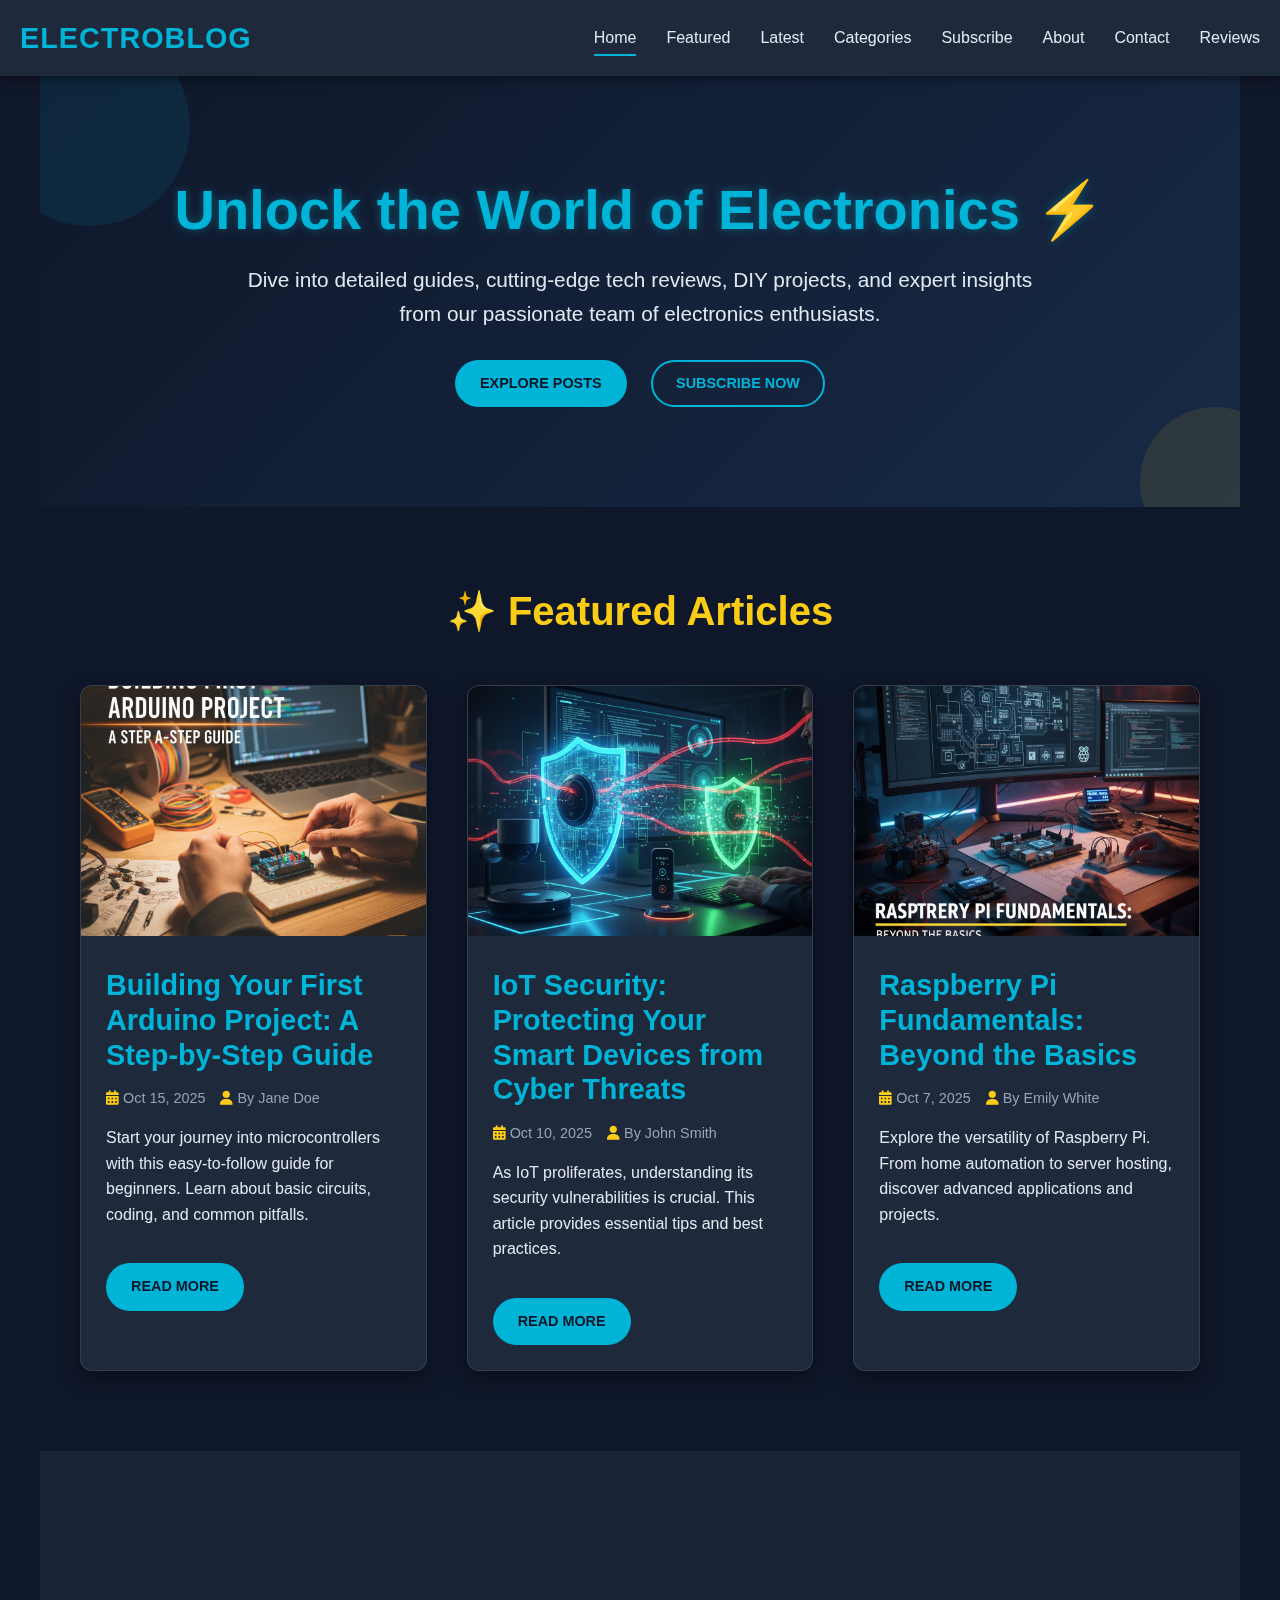
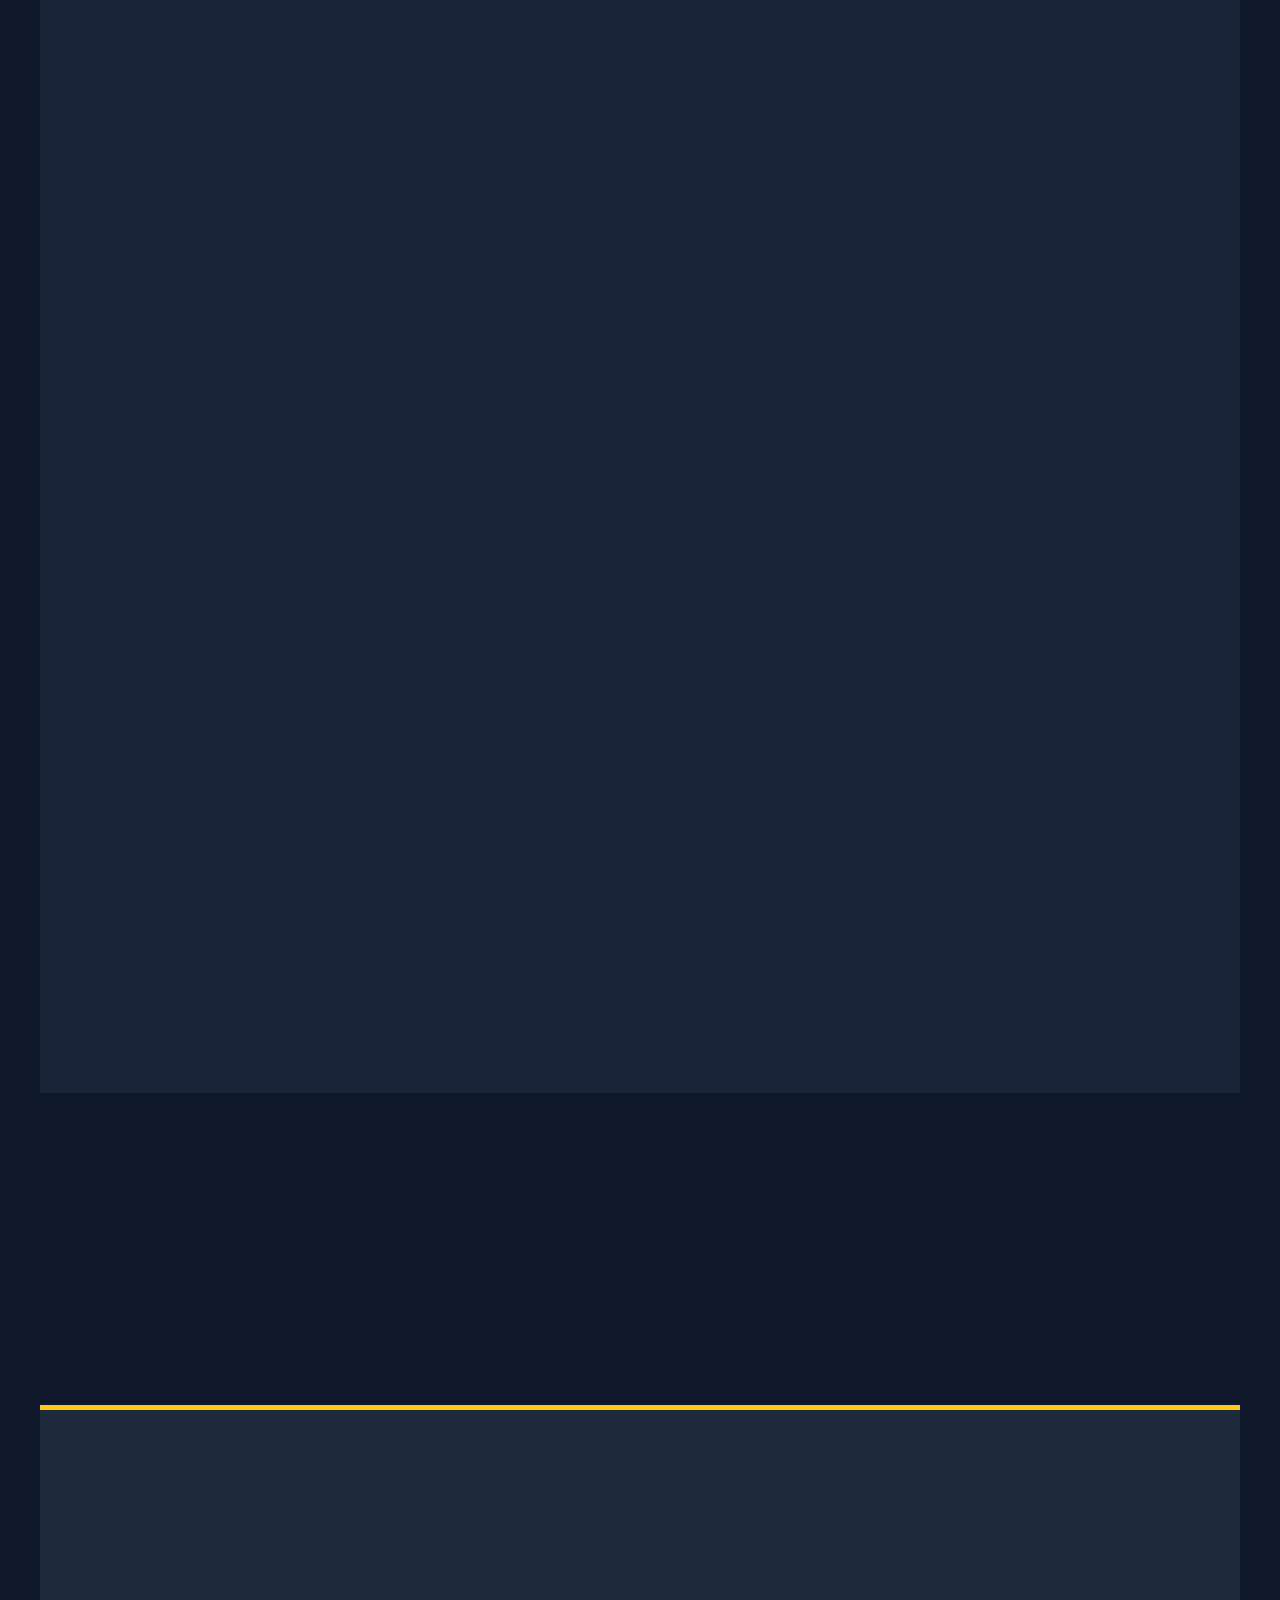
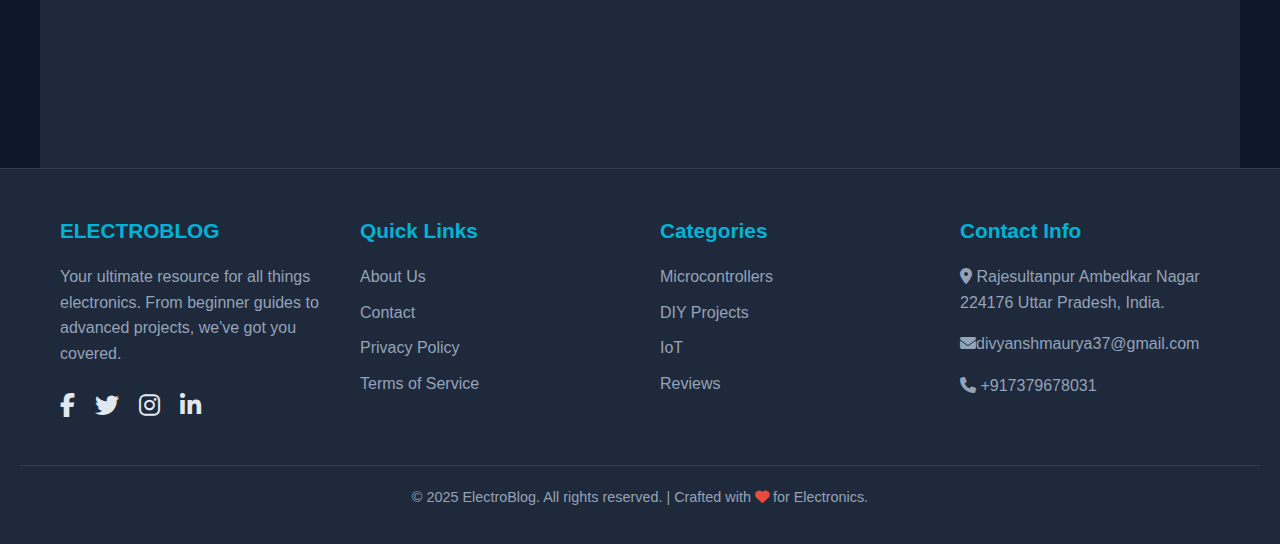
<file: index.html>
<!DOCTYPE html>
<html lang="en">

<head>
    <meta charset="UTF-8">
    <meta name="viewport" content="width=device-width, initial-scale=1.0">
    <title>ElectroBlog - Your Source for Electronics Insights</title>
    <link rel="stylesheet" href="style.css">
    <link rel="stylesheet" href="https://cdnjs.cloudflare.com/ajax/libs/font-awesome/6.4.0/css/all.min.css">
    <link href="https://unpkg.com/aos@2.3.1/dist/aos.css" rel="stylesheet">
    <style>
        /* --- Root Variables for Theme Consistency --- */
        :root {
            --primary-blue: #00b4d8;
            /* Accent blue for links, highlights */
            --dark-bg: #0f172a;
            /* Main background */
            --card-bg: #1e293b;
            /* Card and section backgrounds */
            --light-text: #e2e8f0;
            /* Main body text color */
            --secondary-text: #94a3b8;
            /* Lighter text for meta, descriptions */
            --accent-yellow: #facc15;
            /* Secondary accent for headings */
            --hover-darken: #0077b6;
            /* Darker blue for hover states */
            --border-color: rgba(255, 255, 255, 0.1);
            /* Subtle borders */
        }

        /* --- Global & Base Styles --- */
        * {
            box-sizing: border-box;
            margin: 0;
            padding: 0;
            font-family: 'Segoe UI', sans-serif;
            scroll-behavior: smooth;
        }

        body {
            background-color: var(--dark-bg);
            color: var(--light-text);
            overflow-x: hidden;
            line-height: 1.6;
        }

        a {
            text-decoration: none;
            color: var(--primary-blue);
            transition: color 0.3s ease;
        }

        a:hover {
            color: var(--hover-darken);
        }

        h1,
        h2,
        h3,
        h4,
        h5,
        h6 {
            color: var(--light-text);
            margin-bottom: 0.8em;
            line-height: 1.2;
        }

        p {
            margin-bottom: 1em;
            color: var(--secondary-text);
        }

        section {
            padding: 60px 20px;
            max-width: 1200px;
            margin: 0 auto;
        }

        /* --- Utility Classes --- */
        .container {
            max-width: 1200px;
            margin: 0 auto;
            padding: 0 20px;
        }

        .text-center {
            text-align: center;
        }

        .btn {
            display: inline-block;
            padding: 12px 25px;
            background-color: var(--primary-blue);
            color: var(--dark-bg);
            border: none;
            border-radius: 30px;
            font-weight: bold;
            cursor: pointer;
            transition: background-color 0.3s ease, transform 0.3s ease;
            text-transform: uppercase;
            font-size: 0.9em;
        }

        .btn:hover {
            background-color: var(--hover-darken);
            color: #fff;
            transform: translateY(-2px);
        }

        .btn-outline {
            background: transparent;
            border: 2px solid var(--primary-blue);
            color: var(--primary-blue);
            padding: 10px 23px;
        }

        .btn-outline:hover {
            background-color: var(--primary-blue);
            color: var(--dark-bg);
        }

        /* --- Navbar --- */
        .navbar {
            background-color: var(--card-bg);
            padding: 15px 20px;
            display: flex;
            justify-content: space-between;
            align-items: center;
            box-shadow: 0 2px 10px rgba(0, 0, 0, 0.5);
            position: sticky;
            top: 0;
            z-index: 1000;
        }

        .navbar-brand {
            font-size: 1.8rem;
            font-weight: bold;
            color: var(--primary-blue);
            text-transform: uppercase;
            letter-spacing: 1px;
        }

        .navbar-menu {
            display: flex;
            list-style: none;
            gap: 30px;
        }

        .navbar-menu-item a {
            color: var(--light-text);
            font-weight: 500;
            padding: 5px 0;
            position: relative;
        }

        .navbar-menu-item a::after {
            content: '';
            position: absolute;
            left: 0;
            bottom: -5px;
            width: 0;
            height: 2px;
            background-color: var(--primary-blue);
            transition: width 0.3s ease;
        }

        .navbar-menu-item a:hover::after,
        .navbar-menu-item a.active::after {
            width: 100%;
        }

        /* Mobile Hamburger Icon */
        .hamburger-menu {
            display: none;
            flex-direction: column;
            cursor: pointer;
            gap: 5px;
        }

        .hamburger-menu .bar {
            width: 25px;
            height: 3px;
            background-color: var(--light-text);
            transition: all 0.3s ease-in-out;
        }

        /* Hamburger animation */
        .hamburger-menu.active .bar:nth-child(2) {
            opacity: 0;
        }

        .hamburger-menu.active .bar:nth-child(1) {
            transform: translateY(8px) rotate(45deg);
        }

        .hamburger-menu.active .bar:nth-child(3) {
            transform: translateY(-8px) rotate(-45deg);
        }

        /* --- Hero Section --- */
        .hero {
            background: linear-gradient(135deg, var(--dark-bg) 0%, #172a45 100%);
            color: var(--light-text);
            text-align: center;
            padding: 100px 20px;
            position: relative;
            overflow: hidden;
        }

        .hero::before {
            content: '';
            position: absolute;
            top: -50px;
            left: -50px;
            width: 200px;
            height: 200px;
            background-color: var(--primary-blue);
            opacity: 0.1;
            border-radius: 50%;
            animation: float-blob 10s infinite ease-in-out;
        }

        .hero::after {
            content: '';
            position: absolute;
            bottom: -50px;
            right: -50px;
            width: 150px;
            height: 150px;
            background-color: var(--accent-yellow);
            opacity: 0.1;
            border-radius: 50%;
            animation: float-blob 12s infinite reverse ease-in-out;
        }

        @keyframes float-blob {

            0%,
            100% {
                transform: translateY(0) translateX(0);
            }

            25% {
                transform: translateY(-15px) translateX(15px);
            }

            50% {
                transform: translateY(15px) translateX(-15px);
            }

            75% {
                transform: translateY(-15px) translateX(-15px);
            }
        }

        .hero h1 {
            font-size: 3.5rem;
            margin-bottom: 20px;
            color: var(--primary-blue);
            text-shadow: 0 0 10px rgba(0, 180, 216, 0.4);
        }

        .hero p {
            font-size: 1.3rem;
            max-width: 800px;
            margin: 0 auto 30px auto;
            color: var(--light-text);
        }

        .hero .btn {
            margin: 0 10px;
        }

        /* --- Featured Posts --- */
        .featured-posts {
            background-color: var(--dark-bg);
            padding: 80px 20px;
        }

        .featured-posts h2 {
            font-size: 2.5rem;
            text-align: center;
            margin-bottom: 50px;
            color: var(--accent-yellow);
        }

        .featured-grid {
            display: grid;
            grid-template-columns: repeat(auto-fit, minmax(300px, 1fr));
            gap: 40px;
        }

        .featured-card {
            background-color: var(--card-bg);
            border-radius: 12px;
            overflow: hidden;
            box-shadow: 0 8px 20px rgba(0, 0, 0, 0.4);
            transition: transform 0.3s ease, box-shadow 0.3s ease;
            border: 1px solid var(--border-color);
        }

        .featured-card:hover {
            transform: translateY(-10px);
            box-shadow: 0 15px 30px rgba(0, 0, 0, 0.6);
        }

        .featured-card img {
            width: 100%;
            height: 250px;
            object-fit: cover;
            transition: transform 0.5s ease;
        }

        .featured-card:hover img {
            transform: scale(1.05);
        }

        .featured-content {
            padding: 25px;
        }

        .featured-content h3 {
            font-size: 1.8rem;
            margin-bottom: 15px;
            color: var(--primary-blue);
        }

        .featured-content .post-meta {
            font-size: 0.9em;
            color: var(--secondary-text);
            margin-bottom: 15px;
            display: flex;
            align-items: center;
            gap: 15px;
        }

        .featured-content .post-meta i {
            color: var(--accent-yellow);
        }

        .featured-content p {
            font-size: 1em;
            color: var(--light-text);
        }

        .featured-content .btn {
            margin-top: 20px;
        }

        /* --- Latest Posts --- */
        .latest-posts {
            background-color: #1a2438;
            /* Slightly different background for contrast */
            padding: 80px 20px;
        }

        .latest-posts h2 {
            font-size: 2.5rem;
            text-align: center;
            margin-bottom: 50px;
            color: var(--accent-yellow);
        }

        .latest-grid {
            display: grid;
            grid-template-columns: repeat(auto-fit, minmax(280px, 1fr));
            gap: 30px;
        }

        .blog-card {
            background-color: var(--card-bg);
            border-radius: 10px;
            overflow: hidden;
            box-shadow: 0 5px 15px rgba(0, 0, 0, 0.3);
            transition: transform 0.3s ease, box-shadow 0.3s ease;
            border: 1px solid var(--border-color);
        }

        .blog-card:hover {
            transform: translateY(-8px);
            box-shadow: 0 10px 25px rgba(0, 0, 0, 0.5);
        }

        .blog-card img {
            width: 100%;
            height: 180px;
            object-fit: cover;
        }

        .blog-card-content {
            padding: 20px;
        }

        .blog-card-content h3 {
            font-size: 1.4rem;
            margin-bottom: 10px;
            color: var(--primary-blue);
        }

        .blog-card-content .post-meta {
            font-size: 0.85em;
            color: var(--secondary-text);
            margin-bottom: 15px;
        }

        .blog-card-content .post-meta i {
            margin-right: 5px;
            color: var(--accent-yellow);
        }

        /* --- Categories/Tags --- */
        .categories-section {
            padding: 60px 20px;
            background-color: var(--dark-bg);
            text-align: center;
        }

        .categories-section h2 {
            font-size: 2.2rem;
            margin-bottom: 40px;
            color: var(--primary-blue);
        }

        .category-list {
            display: flex;
            flex-wrap: wrap;
            justify-content: center;
            gap: 15px;
        }

        .category-item {
            background-color: var(--card-bg);
            color: var(--light-text);
            padding: 10px 20px;
            border-radius: 25px;
            font-weight: 500;
            transition: background-color 0.3s ease, color 0.3s ease;
            border: 1px solid var(--primary-blue);
            cursor: pointer;
        }

        .category-item:hover {
            background-color: var(--primary-blue);
            color: var(--dark-bg);
        }

        /* --- Newsletter Signup --- */
        .newsletter-section {
            background-color: var(--card-bg);
            padding: 80px 20px;
            text-align: center;
            border-top: 5px solid var(--accent-yellow);
        }

        .newsletter-section h2 {
            font-size: 2.5rem;
            color: var(--primary-blue);
            margin-bottom: 20px;
        }

        .newsletter-section p {
            font-size: 1.1em;
            max-width: 700px;
            margin: 0 auto 30px auto;
        }

        .newsletter-form {
            display: flex;
            justify-content: center;
            gap: 10px;
            max-width: 600px;
            margin: 0 auto;
        }

        .newsletter-form input[type="email"] {
            flex-grow: 1;
            padding: 12px 20px;
            border: 1px solid var(--primary-blue);
            border-radius: 30px;
            background-color: var(--dark-bg);
            color: var(--light-text);
            font-size: 1em;
            outline: none;
            transition: border-color 0.3s ease;
        }

        .newsletter-form input[type="email"]::placeholder {
            color: var(--secondary-text);
        }

        .newsletter-form input[type="email"]:focus {
            border-color: var(--accent-yellow);
        }

        .newsletter-form button {
            padding: 12px 25px;
            border-radius: 30px;
            background-color: var(--accent-yellow);
            color: var(--dark-bg);
            font-weight: bold;
            border: none;
            cursor: pointer;
            transition: background-color 0.3s ease, transform 0.3s ease;
        }

        .newsletter-form button:hover {
            background-color: #d6b010;
            /* A darker yellow */
            transform: translateY(-2px);
        }

        /* --- Footer --- */
        .footer {
            background-color: var(--card-bg);
            color: var(--secondary-text);
            padding: 50px 20px 20px 20px;
            border-top: 1px solid var(--border-color);
        }

        .footer-grid {
            display: grid;
            grid-template-columns: repeat(auto-fit, minmax(200px, 1fr));
            gap: 40px;
            margin-bottom: 40px;
        }

        .footer-section h4 {
            color: var(--primary-blue);
            font-size: 1.3rem;
            margin-bottom: 20px;
        }

        .footer-section ul {
            list-style: none;
        }

        .footer-section ul li {
            margin-bottom: 10px;
        }

        .footer-section ul li a {
            color: var(--secondary-text);
            transition: color 0.3s ease;
        }

        .footer-section ul li a:hover {
            color: var(--primary-blue);
        }

        .footer-social-icons {
            display: flex;
            gap: 20px;
            margin-top: 20px;
        }

        .footer-social-icons a {
            font-size: 1.5rem;
            color: var(--light-text);
            transition: color 0.3s ease, transform 0.3s ease;
        }

        .footer-social-icons a:hover {
            color: var(--primary-blue);
            transform: scale(1.1);
        }

        .footer-bottom {
            text-align: center;
            border-top: 1px solid var(--border-color);
            padding-top: 20px;
            margin-top: 20px;
            font-size: 0.9em;
            color: var(--secondary-text);
        }


        /* --- Responsive Design --- */
        @media (max-width: 992px) {
            .hero h1 {
                font-size: 3rem;
            }

            .hero p {
                font-size: 1.1rem;
            }
        }

        @media (max-width: 768px) {
            .navbar-menu {
                display: none;
                /* Hide desktop menu */
                flex-direction: column;
                position: absolute;
                top: 70px;
                /* Adjust based on navbar height */
                left: 0;
                width: 100%;
                background-color: var(--card-bg);
                box-shadow: 0 5px 10px rgba(0, 0, 0, 0.5);
                padding: 20px 0;
                border-top: 1px solid var(--border-color);
                height: 0;
                /* Start hidden */
                overflow: hidden;
                transition: height 0.3s ease-in-out;
            }

            .navbar-menu.active {
                display: flex;
                /* Show when active */
                height: auto;
                /* Expand height */
            }

            .navbar-menu-item {
                text-align: center;
                margin-bottom: 15px;
            }

            .navbar-menu-item:last-child {
                margin-bottom: 0;
            }

            .hamburger-menu {
                display: flex;
                /* Show hamburger */
            }

            .hero {
                padding: 80px 20px;
            }

            .hero h1 {
                font-size: 2.5rem;
            }

            .hero p {
                font-size: 1em;
            }

            .featured-posts h2,
            .latest-posts h2,
            .newsletter-section h2 {
                font-size: 2rem;
            }

            .featured-grid,
            .latest-grid,
            .footer-grid {
                grid-template-columns: 1fr;
            }

            .newsletter-form {
                flex-direction: column;
            }

            .newsletter-form input[type="email"],
            .newsletter-form button {
                width: 100%;
                border-radius: 30px;
            }

            .newsletter-form button {
                margin-top: 10px;
            }
        }

        @media (max-width: 480px) {
            .navbar-brand {
                font-size: 1.5rem;
            }

            .hero h1 {
                font-size: 2rem;
            }

            .hero p {
                font-size: 0.9em;
            }

            .btn {
                padding: 10px 20px;
                font-size: 0.8em;
            }

            .featured-posts h2,
            .latest-posts h2,
            .newsletter-section h2 {
                font-size: 1.8rem;
            }

            .featured-content h3 {
                font-size: 1.5rem;
            }

            .blog-card-content h3 {
                font-size: 1.2rem;
            }

            .category-item {
                padding: 8px 15px;
                font-size: 0.9em;
            }

            .footer-section h4 {
                font-size: 1.1rem;
            }
        }
    </style>
</head>

<body>

    <nav class="navbar">
        <a href="index.html" class="navbar-brand">ELECTROBLOG</a>
        <ul class="navbar-menu" id="navbarMenu">
            <li class="navbar-menu-item"><a href="index.html" class="active">Home</a></li>
            <li class="navbar-menu-item"><a href="featured.html">Featured</a></li>
            <li class="navbar-menu-item"><a href="latest.html">Latest</a></li>
            <li class="navbar-menu-item"><a href="categories.html">Categories</a></li>
            <li class="navbar-menu-item"><a href="newsletter.html">Subscribe</a></li>
            <li class="navbar-menu-item"><a href="about.html">About</a></li>
            <li class="navbar-menu-item"><a href="contact.html">Contact</a></li>
            <li class="navbar-menu-item"><a href="review.html">Reviews</a></li>
        </ul>
        <div class="hamburger-menu" id="hamburger" onclick="toggleMobileMenu()">
            <div class="bar"></div>
            <div class="bar"></div>
            <div class="bar"></div>
        </div>
    </nav>

    <section class="hero">
        <div class="container" data-aos="fade-up" data-aos-duration="1000">
            <h1>Unlock the World of Electronics ⚡</h1>
            <p>Dive into detailed guides, cutting-edge tech reviews, DIY projects, and expert insights from our
                passionate team of electronics enthusiasts.</p>
            <a href="latest.html" class="btn">Explore Posts</a>
            <a href="newsletter.html" class="btn btn-outline">Subscribe Now</a>
        </div>
    </section>

    <section id="featured" class="featured-posts">
        <h2 data-aos="fade-right">✨ Featured Articles</h2>
        <div class="container featured-grid">

            <div class="featured-card" data-aos="fade-up">
                <img src="images/Building Your First Arduino Project.png" alt="Arduino board with components">
                <div class="featured-content">
                    <h3>Building Your First Arduino Project: A Step-by-Step Guide</h3>
                    <div class="post-meta">
                        <span><i class="fas fa-calendar-alt"></i> Oct 15, 2025</span>
                        <span><i class="fas fa-user"></i> By Jane Doe</span>
                    </div>
                    <p>Start your journey into microcontrollers with this easy-to-follow guide for beginners. Learn
                        about basic circuits, coding, and common pitfalls.</p>
                    <a href="#" class="btn">Read More</a>
                </div>
            </div>

            <div class="featured-card" data-aos="fade-up" data-aos-delay="200">
                <img src="images/IoT Security.png" alt="Cybersecurity lock over IoT devices">
                <div class="featured-content">
                    <h3>IoT Security: Protecting Your Smart Devices from Cyber Threats</h3>
                    <div class="post-meta">
                        <span><i class="fas fa-calendar-alt"></i> Oct 10, 2025</span>
                        <span><i class="fas fa-user"></i> By John Smith</span>
                    </div>
                    <p>As IoT proliferates, understanding its security vulnerabilities is crucial. This article provides
                        essential tips and best practices.</p>
                    <a href="#" class="btn">Read More</a>
                </div>
            </div>

            <div class="featured-card" data-aos="fade-up" data-aos-delay="400">
                <img src="images/Raspberry Pi Fundamentals.png" alt="Raspberry Pi board with monitor and keyboard">
                <div class="featured-content">
                    <h3>Raspberry Pi Fundamentals: Beyond the Basics</h3>
                    <div class="post-meta">
                        <span><i class="fas fa-calendar-alt"></i> Oct 7, 2025</span>
                        <span><i class="fas fa-user"></i> By Emily White</span>
                    </div>
                    <p>Explore the versatility of Raspberry Pi. From home automation to server hosting, discover
                        advanced applications and projects.</p>
                    <a href="#" class="btn">Read More</a>
                </div>
            </div>

        </div>
    </section>

    <section id="latest" class="latest-posts">
        <h2 data-aos="fade-left">🚀 Latest Articles</h2>
        <div class="container latest-grid">

            <div class="blog-card" data-aos="fade-up">
                <img src="images/Essential Tools for Circuit Diagnosis and Repair.png"
                    alt="Multimeter measuring voltage">
                <div class="blog-card-content">
                    <h3>Essential Tools for Circuit Diagnosis and Repair</h3>
                    <div class="post-meta">
                        <span><i class="fas fa-calendar-alt"></i> Oct 18, 2025</span> | <span><i class="fas fa-tag"></i>
                            Tools, Repair</span>
                    </div>
                    <p>A look at the must-have instruments for every electronics hobbyist and professional technician.
                    </p>
                    <a href="#" class="btn btn-outline" style="padding: 8px 15px; font-size: 0.8em;">Read More</a>
                </div>
            </div>

            <div class="blog-card" data-aos="fade-up" data-aos-delay="100">
                <img src="images/The Future of Wearable Tech.png" alt="Futuristic smartwatch on wrist">
                <div class="blog-card-content">
                    <h3>The Future of Wearable Tech: Trends to Watch</h3>
                    <div class="post-meta">
                        <span><i class="fas fa-calendar-alt"></i> Oct 17, 2025</span> | <span><i class="fas fa-tag"></i>
                            Wearables, Tech</span>
                    </div>
                    <p>From health monitoring to augmented reality, wearable technology continues to push boundaries.
                    </p>
                    <a href="#" class="btn btn-outline" style="padding: 8px 15px; font-size: 0.8em;">Read More</a>
                </div>
            </div>

            <div class="blog-card" data-aos="fade-up" data-aos-delay="200">
                <img src="images/Mastering Soldering.png" alt="Close-up of soldering iron on PCB">
                <div class="blog-card-content">
                    <h3>Mastering Soldering: Techniques for Clean Joints</h3>
                    <div class="post-meta">
                        <span><i class="fas fa-calendar-alt"></i> Oct 16, 2025</span> | <span><i class="fas fa-tag"></i>
                            DIY, Soldering</span>
                    </div>
                    <p>Achieve professional-quality solder joints with these pro tips and tricks for both SMD and
                        through-hole components.</p>
                    <a href="#" class="btn btn-outline" style="padding: 8px 15px; font-size: 0.8em;">Read More</a>
                </div>
            </div>

            <div class="blog-card" data-aos="fade-up" data-aos-delay="300">
                <img src="images/Understanding Power Supply Design for DIY Projects.png"
                    alt="Schematic of a power supply circuit">
                <div class="blog-card-content">
                    <h3>Understanding Power Supply Design for DIY Projects</h3>
                    <div class="post-meta">
                        <span><i class="fas fa-calendar-alt"></i> Oct 14, 2025</span> | <span><i class="fas fa-tag"></i>
                            Power, DIY</span>
                    </div>
                    <p>A deep dive into converting AC to DC, voltage regulation, and ripple filtering for stable project
                        power.</p>
                    <a href="#" class="btn btn-outline" style="padding: 8px 15px; font-size: 0.8em;">Read More</a>
                </div>
            </div>

        </div>
    </section>

    <section id="categories" class="categories-section">
        <h2 data-aos="fade-up">Browse by Category</h2>
        <div class="container category-list">
            <div class="category-item" data-aos="zoom-in" data-aos-delay="0">Microcontrollers</div>
            <div class="category-item" data-aos="zoom-in" data-aos-delay="100">Sensors & Actuators</div>
            <div class="category-item" data-aos="zoom-in" data-aos-delay="200">DIY Projects</div>
            <div class="category-item" data-aos="zoom-in" data-aos-delay="300">Repair Guides</div>
            <div class="category-item" data-aos="zoom-in" data-aos-delay="400">IoT & Smart Home</div>
            <div class="category-item" data-aos="zoom-in" data-aos-delay="500">Power Electronics</div>
            <div class="category-item" data-aos="zoom-in" data-aos-delay="600">Analog Circuits</div>
            <div class="category-item" data-aos="zoom-in" data-aos-delay="700">Digital Logic</div>
            <div class="category-item" data-aos="zoom-in" data-aos-delay="800">Software & Firmware</div>
        </div>
    </section>

    <section id="newsletter" class="newsletter-section">
        <h2 data-aos="fade-up">Stay Updated, Never Miss a Byte 💾</h2>
        <p data-aos="fade-up" data-aos-delay="100">Join our newsletter to get the latest electronics news, exclusive
            project tutorials, and special offers delivered straight to your inbox.</p>
        <form class="newsletter-form" data-aos="fade-up" data-aos-delay="200">
            <input type="email" placeholder="Your email address" required>
            <button type="submit">Subscribe</button>
        </form>
    </section>

    <footer class="footer" id="contact">
        <div class="container footer-grid">
            <div class="footer-section">
                <h4>ELECTROBLOG</h4>
                <p>Your ultimate resource for all things electronics. From beginner guides to advanced projects, we've
                    got you covered.</p>
                <div class="footer-social-icons">
                  <a href="https://www.facebook.com/divyansh.maurya.58910?mibextid=ZbWKwL" target="_blank"><i class="fab fa-facebook-f"></i></a>
                    <a href="https://x.com/MauryaDiv43215?t=8TPmPGHjIRITCY0yiitLbw&s=08" target="_blank"><i class="fab fa-twitter"></i></a>
                    <a href="https://www.instagram.com/_mr_heart_hacker9999?igsh=N3ZuczZ2Mm5ieHdq" target="_blank"><i class="fab fa-instagram"></i></a>
                    <a href="https://www.linkedin.com/in/divyansh-maurya-9432112a3?utm_source=share&utm_campaign=share_via&utm_content=profile&utm_medium=android_app" target="_blank"><i class="fab fa-linkedin-in"></i></a>
                </div>
            </div>

            <div class="footer-section">
                <h4>Quick Links</h4>
                <ul>
                    <li><a href="about.html">About Us</a></li>
                    <li><a href="contact.html">Contact</a></li>
                    <li><a href="popup.html">Privacy Policy</a></li>
                    <li><a href="popup.html">Terms of Service</a></li>
                </ul>
            </div>

            <div class="footer-section">
                <h4>Categories</h4>
                <ul>
                    <li><a href="categories.html">Microcontrollers</a></li>
                    <li><a href="categories.html">DIY Projects</a></li>
                    <li><a href="categories.html">IoT</a></li>
                    <li><a href="review.html">Reviews</a></li>
                </ul>
            </div>

            <div class="footer-section">
                <h4>Contact Info</h4>
                <p><i class="fas fa-map-marker-alt"></i> Rajesultanpur Ambedkar Nagar 224176 Uttar Pradesh, India.</p>
                <p><i class="fas fa-envelope"></i>divyanshmaurya37@gmail.com</p>
                <p><i class="fas fa-phone"></i> +917379678031</p>
            </div>
        </div>
        <div class="footer-bottom">
            <p>&copy; 2025 ElectroBlog. All rights reserved. | Crafted with <i class="fas fa-heart"
                    style="color: #e74c3c;"></i> for Electronics.</p>
        </div>
    </footer>

  

    <script src="https://unpkg.com/aos@2.3.1/dist/aos.js"></script>
    <script>
        // Initialize AOS - Animate On Scroll Library
        document.addEventListener('DOMContentLoaded', () => {
            AOS.init({
                duration: 1000,
                once: true, // Whether animation should happen only once - while scrolling down
                offset: 100, // Offset (in px) from the original trigger point
            });
        });

        // Mobile Navbar Toggle
        function toggleMobileMenu() {
            const navbarMenu = document.getElementById('navbarMenu');
            const hamburger = document.getElementById('hamburger');
            navbarMenu.classList.toggle('active');
            hamburger.classList.toggle('active');

            // Adjust menu height for smooth transition
            if (navbarMenu.classList.contains('active')) {
                navbarMenu.style.height = navbarMenu.scrollHeight + "px";
            } else {
                navbarMenu.style.height = "0";
            }
        }

        // Optional: Close mobile menu when a link is clicked (for single-page navigation)
        document.querySelectorAll('.navbar-menu-item a').forEach(item => {
            item.addEventListener('click', () => {
                const navbarMenu = document.getElementById('navbarMenu');
                const hamburger = document.getElementById('hamburger');
                if (navbarMenu.classList.contains('active')) {
                    navbarMenu.classList.remove('active');
                    hamburger.classList.remove('active');
                    navbarMenu.style.height = "0";
                }
            });
        });
    </script>

</body>

</html>
</file>
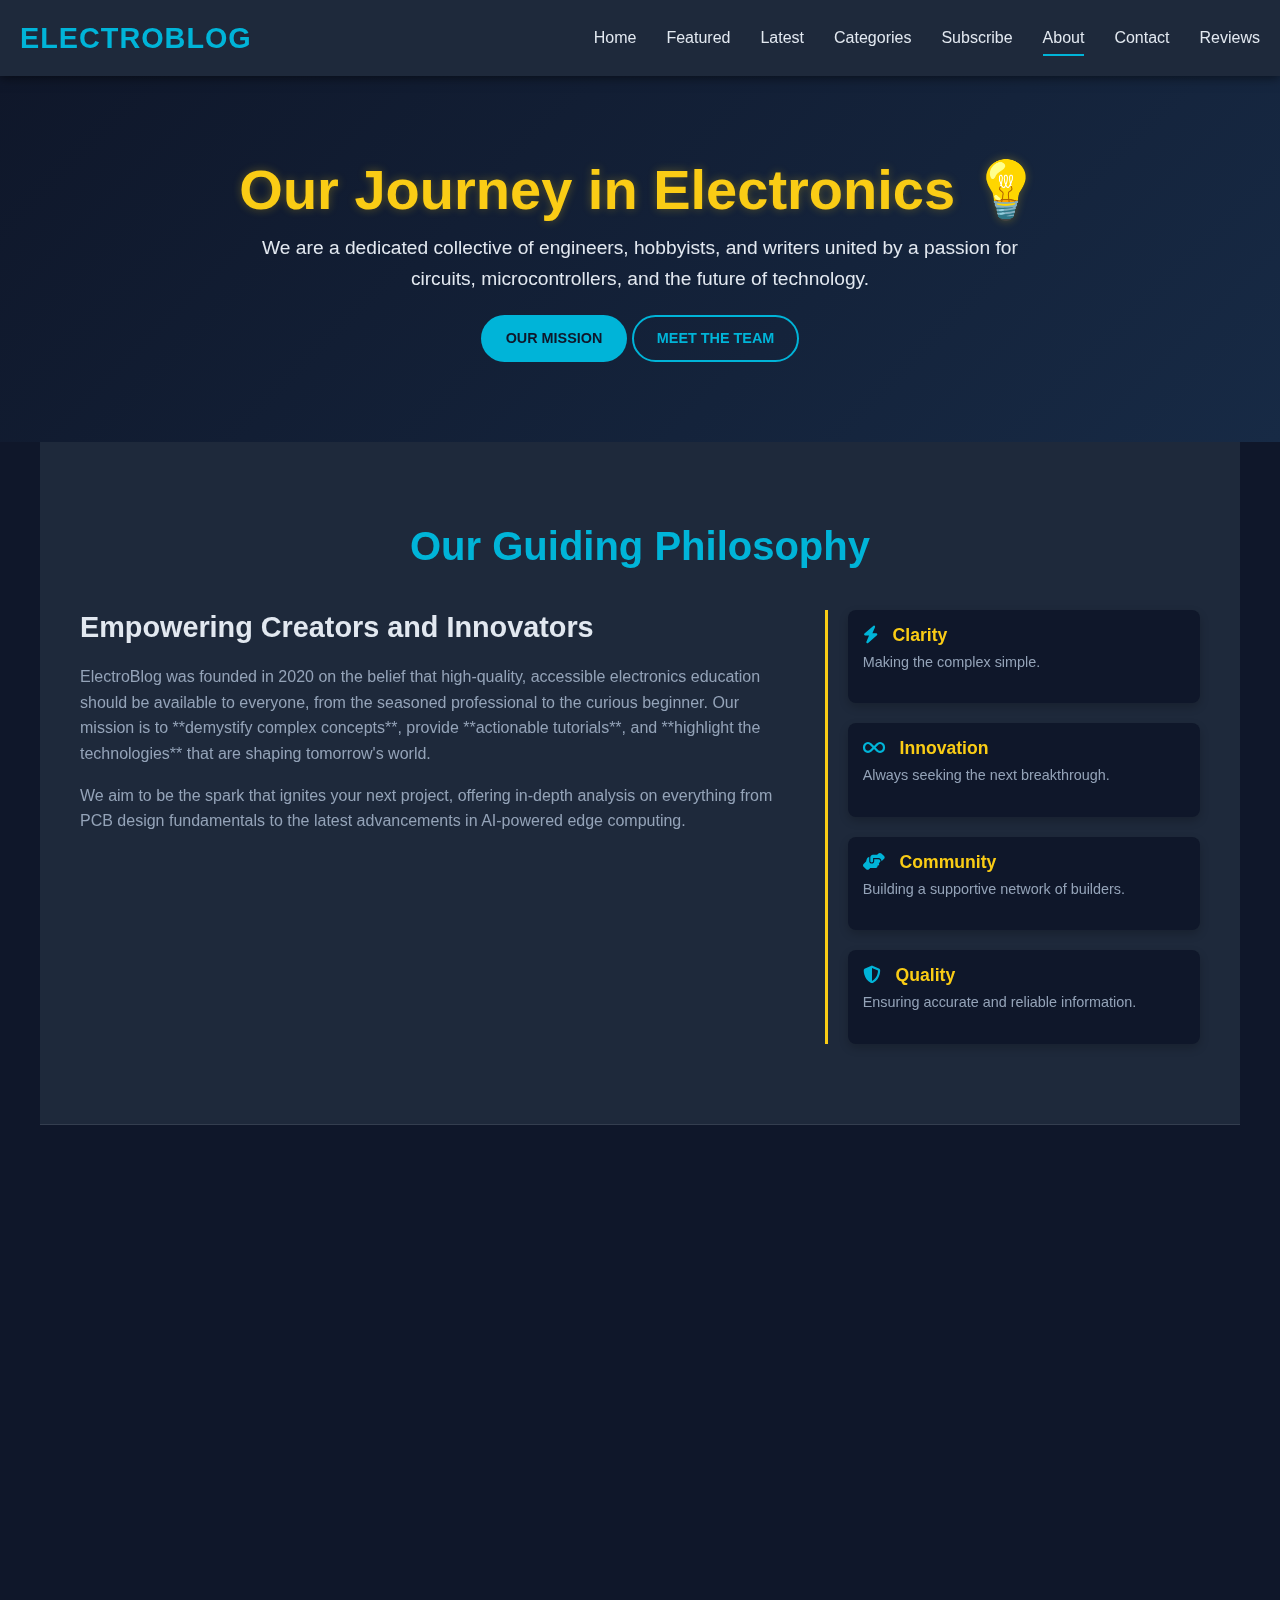
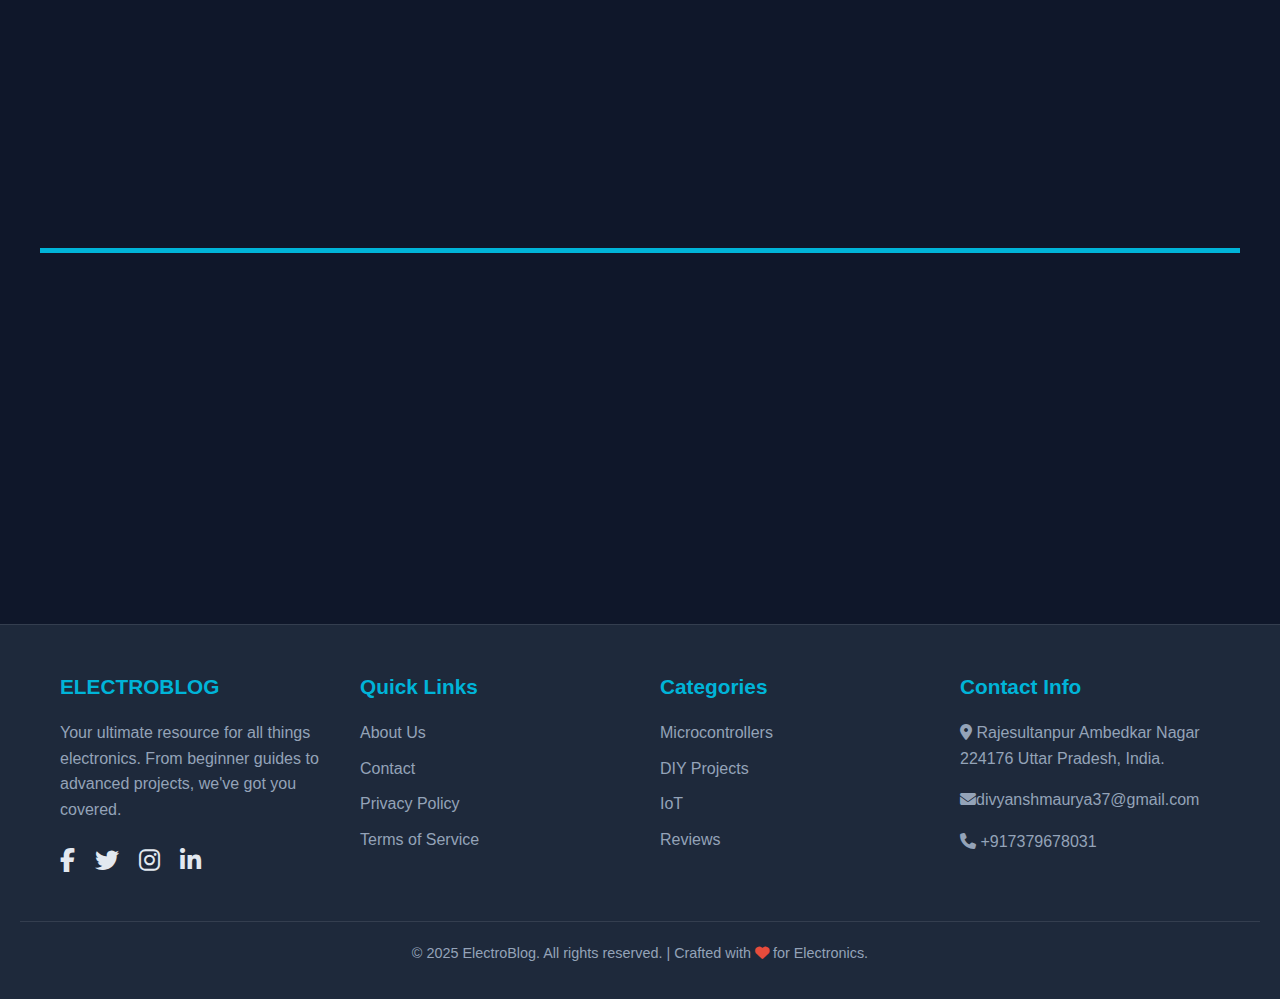
<file: about.html>
<!DOCTYPE html>
<html lang="en">

<head>
    <meta charset="UTF-8">
    <meta name="viewport" content="width=device-width, initial-scale=1.0">
    <title>About ElectroBlog - Our Mission and Team</title>
    <link rel="stylesheet" href="style.css">
    <link rel="stylesheet" href="https://cdnjs.cloudflare.com/ajax/libs/font-awesome/6.4.0/css/all.min.css">
    <link href="https://unpkg.com/aos@2.3.1/dist/aos.css" rel="stylesheet">
    <style>
        /* --- Root Variables for Theme Consistency (Copied from original file) --- */
        :root {
            --primary-blue: #00b4d8;
            /* Accent blue for links, highlights */
            --dark-bg: #0f172a;
            /* Main background */
            --card-bg: #1e293b;
            /* Card and section backgrounds */
            --light-text: #e2e8f0;
            /* Main body text color */
            --secondary-text: #94a3b8;
            /* Lighter text for meta, descriptions */
            --accent-yellow: #facc15;
            /* Secondary accent for headings */
            --hover-darken: #0077b6;
            /* Darker blue for hover states */
            --border-color: rgba(255, 255, 255, 0.1);
            /* Subtle borders */
        }

        /* --- Global & Base Styles (Copied from original file) --- */
        * {
            box-sizing: border-box;
            margin: 0;
            padding: 0;
            font-family: 'Segoe UI', sans-serif;
            scroll-behavior: smooth;
        }

        body {
            background-color: var(--dark-bg);
            color: var(--light-text);
            overflow-x: hidden;
            line-height: 1.6;
        }

        a {
            text-decoration: none;
            color: var(--primary-blue);
            transition: color 0.3s ease;
        }

        a:hover {
            color: var(--hover-darken);
        }

        h1,
        h2,
        h3,
        h4,
        h5,
        h6 {
            color: var(--light-text);
            margin-bottom: 0.8em;
            line-height: 1.2;
        }

        p {
            margin-bottom: 1em;
            color: var(--secondary-text);
        }

        section {
            padding: 60px 20px;
            max-width: 1200px;
            margin: 0 auto;
        }

        /* --- Utility Classes (Copied from original file) --- */
        .container {
            max-width: 1200px;
            margin: 0 auto;
            padding: 0 20px;
        }

        .text-center {
            text-align: center;
        }

        .btn {
            display: inline-block;
            padding: 12px 25px;
            background-color: var(--primary-blue);
            color: var(--dark-bg);
            border: none;
            border-radius: 30px;
            font-weight: bold;
            cursor: pointer;
            transition: background-color 0.3s ease, transform 0.3s ease;
            text-transform: uppercase;
            font-size: 0.9em;
        }

        .btn:hover {
            background-color: var(--hover-darken);
            color: #fff;
            transform: translateY(-2px);
        }

        .btn-outline {
            background: transparent;
            border: 2px solid var(--primary-blue);
            color: var(--primary-blue);
            padding: 10px 23px;
        }

        .btn-outline:hover {
            background-color: var(--primary-blue);
            color: var(--dark-bg);
        }

        /* --- Navbar (Copied from original file) --- */
        .navbar {
            background-color: var(--card-bg);
            padding: 15px 20px;
            display: flex;
            justify-content: space-between;
            align-items: center;
            box-shadow: 0 2px 10px rgba(0, 0, 0, 0.5);
            position: sticky;
            top: 0;
            z-index: 1000;
        }

        .navbar-brand {
            font-size: 1.8rem;
            font-weight: bold;
            color: var(--primary-blue);
            text-transform: uppercase;
            letter-spacing: 1px;
        }

        .navbar-menu {
            display: flex;
            list-style: none;
            gap: 30px;
        }

        .navbar-menu-item a {
            color: var(--light-text);
            font-weight: 500;
            padding: 5px 0;
            position: relative;
        }

        .navbar-menu-item a::after {
            content: '';
            position: absolute;
            left: 0;
            bottom: -5px;
            width: 0;
            height: 2px;
            background-color: var(--primary-blue);
            transition: width 0.3s ease;
        }

        .navbar-menu-item a:hover::after,
        .navbar-menu-item a.active::after {
            width: 100%;
        }

        /* Mobile Hamburger Icon */
        .hamburger-menu {
            display: none;
            flex-direction: column;
            cursor: pointer;
            gap: 5px;
        }

        .hamburger-menu .bar {
            width: 25px;
            height: 3px;
            background-color: var(--light-text);
            transition: all 0.3s ease-in-out;
        }

        /* Hamburger animation */
        .hamburger-menu.active .bar:nth-child(2) {
            opacity: 0;
        }

        .hamburger-menu.active .bar:nth-child(1) {
            transform: translateY(8px) rotate(45deg);
        }

        .hamburger-menu.active .bar:nth-child(3) {
            transform: translateY(-8px) rotate(-45deg);
        }

        /* --- Footer (Copied from original file) --- */
        .footer {
            background-color: var(--card-bg);
            color: var(--secondary-text);
            padding: 50px 20px 20px 20px;
            border-top: 1px solid var(--border-color);
        }

        .footer-grid {
            display: grid;
            grid-template-columns: repeat(auto-fit, minmax(200px, 1fr));
            gap: 40px;
            margin-bottom: 40px;
        }

        .footer-section h4 {
            color: var(--primary-blue);
            font-size: 1.3rem;
            margin-bottom: 20px;
        }

        .footer-section ul {
            list-style: none;
        }

        .footer-section ul li {
            margin-bottom: 10px;
        }

        .footer-section ul li a {
            color: var(--secondary-text);
            transition: color 0.3s ease;
        }

        .footer-section ul li a:hover {
            color: var(--primary-blue);
        }

        .footer-social-icons {
            display: flex;
            gap: 20px;
            margin-top: 20px;
        }

        .footer-social-icons a {
            font-size: 1.5rem;
            color: var(--light-text);
            transition: color 0.3s ease, transform 0.3s ease;
        }

        .footer-social-icons a:hover {
            color: var(--primary-blue);
            transform: scale(1.1);
        }

        .footer-bottom {
            text-align: center;
            border-top: 1px solid var(--border-color);
            padding-top: 20px;
            margin-top: 20px;
            font-size: 0.9em;
            color: var(--secondary-text);
        }

        /* ---------------------------------------------------------------------- */
        /* --- ABOUT PAGE SPECIFIC STYLES --- */
        /* ---------------------------------------------------------------------- */

        /* --- About Hero (Similar to main hero but focused on intro) --- */
        .about-hero {
            background: linear-gradient(135deg, var(--dark-bg) 0%, #172a45 100%);
            padding: 80px 20px;
            text-align: center;
        }

        .about-hero h1 {
            font-size: 3.5rem;
            color: var(--accent-yellow);
            text-shadow: 0 0 10px rgba(250, 204, 21, 0.3);
            margin-bottom: 10px;
        }

        .about-hero p {
            font-size: 1.2rem;
            max-width: 800px;
            margin: 0 auto 20px auto;
            color: var(--light-text);
        }

        /* --- Mission & Values Section --- */
        .mission-section {
            background-color: var(--card-bg);
            padding: 80px 20px;
            border-bottom: 1px solid var(--border-color);
        }

        .mission-section h2 {
            font-size: 2.5rem;
            color: var(--primary-blue);
            text-align: center;
            margin-bottom: 40px;
        }

        .mission-content {
            display: flex;
            gap: 40px;
            align-items: flex-start;
        }

        .mission-text {
            flex: 2;
        }

        .values-grid {
            flex: 1;
            display: grid;
            gap: 20px;
            list-style: none;
            padding-left: 0;
            border-left: 3px solid var(--accent-yellow);
            padding-left: 20px;
        }

        .value-item {
            background-color: var(--dark-bg);
            padding: 15px;
            border-radius: 8px;
            box-shadow: 0 4px 10px rgba(0, 0, 0, 0.2);
            transition: transform 0.3s ease;
        }

        .value-item:hover {
            transform: translateX(5px);
        }

        .value-item h4 {
            color: var(--accent-yellow);
            font-size: 1.1rem;
            margin-bottom: 5px;
        }

        .value-item i {
            margin-right: 10px;
            color: var(--primary-blue);
        }

        /* --- Team Section --- */
        .team-section {
            padding: 80px 20px;
            text-align: center;
        }

        .team-section h2 {
            font-size: 2.5rem;
            color: var(--accent-yellow);
            margin-bottom: 50px;
        }

        .team-grid {
            display: grid;
            grid-template-columns: repeat(auto-fit, minmax(250px, 1fr));
            gap: 30px;
        }

        .team-member {
            background-color: var(--card-bg);
            padding: 30px;
            border-radius: 12px;
            box-shadow: 0 5px 15px rgba(0, 0, 0, 0.3);
            transition: transform 0.3s ease, box-shadow 0.3s ease;
            border: 1px solid var(--border-color);
        }

        .team-member:hover {
            transform: translateY(-5px);
            box-shadow: 0 10px 25px rgba(0, 0, 0, 0.5);
        }

        .team-member img {
            width: 150px;
            height: 150px;
            border-radius: 50%;
            object-fit: cover;
            margin-bottom: 20px;
            border: 4px solid var(--primary-blue);
            transition: border-color 0.3s ease;
        }

        .team-member:hover img {
            border-color: var(--accent-yellow);
        }

        .team-member h3 {
            font-size: 1.6rem;
            color: var(--primary-blue);
            margin-bottom: 5px;
        }

        .team-member p.role {
            color: var(--secondary-text);
            font-style: italic;
            margin-bottom: 15px;
        }

        .team-member .social-links a {
            font-size: 1.2rem;
            margin: 0 8px;
            color: var(--light-text);
        }

        .team-member .social-links a:hover {
            color: var(--primary-blue);
        }

        /* --- Responsive Design (Copied/Adapted from original file) --- */
        @media (max-width: 992px) {
            .about-hero h1 {
                font-size: 3rem;
            }

            .mission-content {
                flex-direction: column;
            }

            .values-grid {
                margin-top: 40px;
                border-left: none;
                padding-left: 0;
            }

            .team-grid {
                grid-template-columns: repeat(auto-fit, minmax(200px, 1fr));
            }
        }

        @media (max-width: 768px) {

            /* Navbar mobile menu styles (copied) */
            .navbar-menu {
                display: none;
                flex-direction: column;
                position: absolute;
                top: 70px;
                left: 0;
                width: 100%;
                background-color: var(--card-bg);
                box-shadow: 0 5px 10px rgba(0, 0, 0, 0.5);
                padding: 20px 0;
                border-top: 1px solid var(--border-color);
                height: 0;
                overflow: hidden;
                transition: height 0.3s ease-in-out;
            }

            .navbar-menu.active {
                display: flex;
                height: auto;
            }

            .navbar-menu-item {
                text-align: center;
                margin-bottom: 15px;
            }

            .navbar-menu-item:last-child {
                margin-bottom: 0;
            }

            .hamburger-menu {
                display: flex;
            }

            .about-hero h1,
            .mission-section h2,
            .team-section h2 {
                font-size: 2.2rem;
            }

            .team-grid,
            .footer-grid {
                grid-template-columns: 1fr;
            }
        }

        @media (max-width: 480px) {
            .about-hero h1 {
                font-size: 2rem;
            }

            .about-hero p {
                font-size: 1em;
            }

            .btn {
                padding: 10px 20px;
                font-size: 0.8em;
            }
        }
    </style>
</head>

<body>

    <nav class="navbar">
        <a href="index.html" class="navbar-brand">ELECTROBLOG</a>
        <ul class="navbar-menu" id="navbarMenu">
            <li class="navbar-menu-item"><a href="index.html">Home</a></li>
            <li class="navbar-menu-item"><a href="featured.html">Featured</a></li>
            <li class="navbar-menu-item"><a href="latest.html">Latest</a></li>
            <li class="navbar-menu-item"><a href="categories.html">Categories</a></li>
            <li class="navbar-menu-item"><a href="newsletter.html">Subscribe</a></li>
            <li class="navbar-menu-item"><a href="about.html" class="active">About</a></li>
            <li class="navbar-menu-item"><a href="contact.html">Contact</a></li>
            <li class="navbar-menu-item"><a href="review.html">Reviews</a></li>
        </ul>
        <div class="hamburger-menu" id="hamburger" onclick="toggleMobileMenu()">
            <div class="bar"></div>
            <div class="bar"></div>
            <div class="bar"></div>
        </div>
    </nav>

    <header class="about-hero">
        <div class="container" data-aos="fade-up" data-aos-duration="1000">
            <h1>Our Journey in Electronics 💡</h1>
            <p>We are a dedicated collective of engineers, hobbyists, and writers united by a passion for circuits,
                microcontrollers, and the future of technology.</p>
            <a href="#mission" class="btn">Our Mission</a>
            <a href="#team" class="btn btn-outline">Meet The Team</a>
        </div>
    </header>

    <section id="mission" class="mission-section">
        <div class="container">
            <h2 data-aos="fade-right">Our Guiding Philosophy</h2>
            <div class="mission-content">
                <div class="mission-text" data-aos="fade-up" data-aos-delay="200">
                    <h3 style="color: var(--light-text); font-size: 1.8rem; margin-bottom: 20px;">Empowering Creators
                        and Innovators</h3>
                    <p>ElectroBlog was founded in 2020 on the belief that high-quality, accessible electronics education
                        should be available to everyone, from the seasoned professional to the curious beginner. Our
                        mission is to **demystify complex concepts**, provide **actionable tutorials**, and
                        **highlight the technologies** that are shaping tomorrow's world.</p>
                    <p>We aim to be the spark that ignites your next project, offering in-depth analysis on everything
                        from PCB design fundamentals to the latest advancements in AI-powered edge computing.</p>
                </div>
                <ul class="values-grid" data-aos="fade-left" data-aos-delay="400">
                    <li class="value-item">
                        <h4><i class="fas fa-bolt"></i> Clarity</h4>
                        <p style="font-size: 0.9em;">Making the complex simple.</p>
                    </li>
                    <li class="value-item">
                        <h4><i class="fas fa-infinity"></i> Innovation</h4>
                        <p style="font-size: 0.9em;">Always seeking the next breakthrough.</p>
                    </li>
                    <li class="value-item">
                        <h4><i class="fas fa-hands-helping"></i> Community</h4>
                        <p style="font-size: 0.9em;">Building a supportive network of builders.</p>
                    </li>
                    <li class="value-item">
                        <h4><i class="fas fa-shield-alt"></i> Quality</h4>
                        <p style="font-size: 0.9em;">Ensuring accurate and reliable information.</p>
                    </li>
                </ul>
            </div>
        </div>
    </section>

    <section id="team" class="team-section">
        <div class="container">
            <h2 data-aos="fade-down">The Core Circuit: Meet Our Team</h2>
            <div class="team-grid">

                <div class="team-member" data-aos="zoom-in-up" data-aos-delay="100">
                    <img src="images/divyansh.png" alt="Jane Doe Profile">
                    <h3>Divyansh Maurya</h3>
                    <p class="role">Lead Electronics Engineer & Founder</p>
                    <p>Specializes in embedded systems, microcontroller programming (Arduino/Raspberry Pi), and power
                        management.</p>
                    <div class="social-links">
                        <a href="https://www.linkedin.com/in/divyansh-maurya-9432112a3?utm_source=share&utm_campaign=share_via&utm_content=profile&utm_medium=android_app" target="_blank"><i class="fab fa-linkedin-in"></i></a>
                        <a href="https://x.com/MauryaDiv43215?t=8TPmPGHjIRITCY0yiitLbw&s=08" target="_blank"><i class="fab fa-twitter"></i></a>
                    </div>
                </div>

                <div class="team-member" data-aos="zoom-in-up" data-aos-delay="300">
                    <img src="images/digvijay.jpg" alt="John Smith Profile">
                    <h3>Digvijay Maurya</h3>
                    <p class="role">Chief Technology Writer</p>
                    <p>Focuses on IoT security, network protocols, and the analysis of emerging tech trends in the
                        consumer market.</p>
                    <div class="social-links">
                        <a href="#" target="_blank"><i class="fab fa-linkedin-in"></i></a>
                        <a href="#" target="_blank"><i class="fab fa-github"></i></a>
                    </div>
                </div>

                <div class="team-member" data-aos="zoom-in-up" data-aos-delay="500">
                    <img src="images/priyanshu copy.jpg" alt="Emily White Profile">
                    <h3>Priyanshu Gupta</h3>
                    <p class="role">DIY Project Specialist</p>
                    <p>The queen of the workbench. She designs and documents our hands-on DIY projects, focusing on
                        sustainability.</p>
                    <div class="social-links">
                        <a href="#" target="_blank"><i class="fab fa-instagram"></i></a>
                        <a href="#" target="_blank"><i class="fab fa-youtube"></i></a>
                    </div>
                </div>

            </div>
        </div>
    </section>

    <section class="newsletter-section" style="border-top: 5px solid var(--primary-blue);">
        <div class="container" data-aos="fade-up">
            <h2>Our Impact So Far</h2>
            <p style="margin-bottom: 40px;">Driven by the numbers that measure our community's growth and engagement.</p>
            <div style="display: flex; justify-content: space-around; flex-wrap: wrap; gap: 30px;">
                <div class="text-center" data-aos="zoom-in" data-aos-delay="100">
                    <h3 style="font-size: 3rem; color: var(--accent-yellow);">150+</h3>
                    <p style="font-weight: 500;">Articles Published</p>
                </div>
                <div class="text-center" data-aos="zoom-in" data-aos-delay="300">
                    <h3 style="font-size: 3rem; color: var(--accent-yellow);">50K+</h3>
                    <p style="font-weight: 500;">Monthly Readers</p>
                </div>
                <div class="text-center" data-aos="zoom-in" data-aos-delay="500">
                    <h3 style="font-size: 3rem; color: var(--accent-yellow);">4.8/5</h3>
                    <p style="font-weight: 500;">Community Rating</p>
                </div>
            </div>
        </div>
    </section>

    <footer class="footer" id="contact">
        <div class="container footer-grid">
            <div class="footer-section">
                <h4>ELECTROBLOG</h4>
                <p>Your ultimate resource for all things electronics. From beginner guides to advanced projects, we've
                    got you covered.</p>
                <div class="footer-social-icons">
                  <a href="https://www.facebook.com/divyansh.maurya.58910?mibextid=ZbWKwL" target="_blank"><i class="fab fa-facebook-f"></i></a>
                    <a href="https://x.com/MauryaDiv43215?t=8TPmPGHjIRITCY0yiitLbw&s=08" target="_blank"><i class="fab fa-twitter"></i></a>
                    <a href="https://www.instagram.com/_mr_heart_hacker9999?igsh=N3ZuczZ2Mm5ieHdq" target="_blank"><i class="fab fa-instagram"></i></a>
                    <a href="https://www.linkedin.com/in/divyansh-maurya-9432112a3?utm_source=share&utm_campaign=share_via&utm_content=profile&utm_medium=android_app" target="_blank"><i class="fab fa-linkedin-in"></i></a>
                </div>
            </div>

            <div class="footer-section">
                <h4>Quick Links</h4>
                <ul>
                    <li><a href="about.html">About Us</a></li>
                    <li><a href="contact.html">Contact</a></li>
                    <li><a href="popup.html">Privacy Policy</a></li>
                    <li><a href="popup.html">Terms of Service</a></li>
                </ul>
            </div>

            <div class="footer-section">
                <h4>Categories</h4>
                <ul>
                    <li><a href="categories.html">Microcontrollers</a></li>
                    <li><a href="categories.html">DIY Projects</a></li>
                    <li><a href="categories.html">IoT</a></li>
                    <li><a href="review.html">Reviews</a></li>
                </ul>
            </div>

            <div class="footer-section">
                <h4>Contact Info</h4>
                <p><i class="fas fa-map-marker-alt"></i> Rajesultanpur Ambedkar Nagar 224176 Uttar Pradesh, India.</p>
                <p><i class="fas fa-envelope"></i>divyanshmaurya37@gmail.com</p>
                <p><i class="fas fa-phone"></i> +917379678031</p>
            </div>
        </div>
        <div class="footer-bottom">
            <p>&copy; 2025 ElectroBlog. All rights reserved. | Crafted with <i class="fas fa-heart"
                    style="color: #e74c3c;"></i> for Electronics.</p>
        </div>
    </footer>


    <script src="https://unpkg.com/aos@2.3.1/dist/aos.js"></script>
    <script>
        // Initialize AOS - Animate On Scroll Library
        document.addEventListener('DOMContentLoaded', () => {
            AOS.init({
                duration: 1000,
                once: true, // Whether animation should happen only once - while scrolling down
                offset: 100, // Offset (in px) from the original trigger point
            });
        });

        // Mobile Navbar Toggle (Copied from original file)
        function toggleMobileMenu() {
            const navbarMenu = document.getElementById('navbarMenu');
            const hamburger = document.getElementById('hamburger');
            navbarMenu.classList.toggle('active');
            hamburger.classList.toggle('active');

            // Adjust menu height for smooth transition
            if (navbarMenu.classList.contains('active')) {
                navbarMenu.style.height = navbarMenu.scrollHeight + "px";
            } else {
                navbarMenu.style.height = "0";
            }
        }

        // Optional: Close mobile menu when a link is clicked
        document.querySelectorAll('.navbar-menu-item a').forEach(item => {
            item.addEventListener('click', () => {
                const navbarMenu = document.getElementById('navbarMenu');
                const hamburger = document.getElementById('hamburger');
                if (navbarMenu.classList.contains('active')) {
                    navbarMenu.classList.remove('active');
                    hamburger.classList.remove('active');
                    navbarMenu.style.height = "0";
                }
            });
        });
    </script>

</body>

</html>
</file>
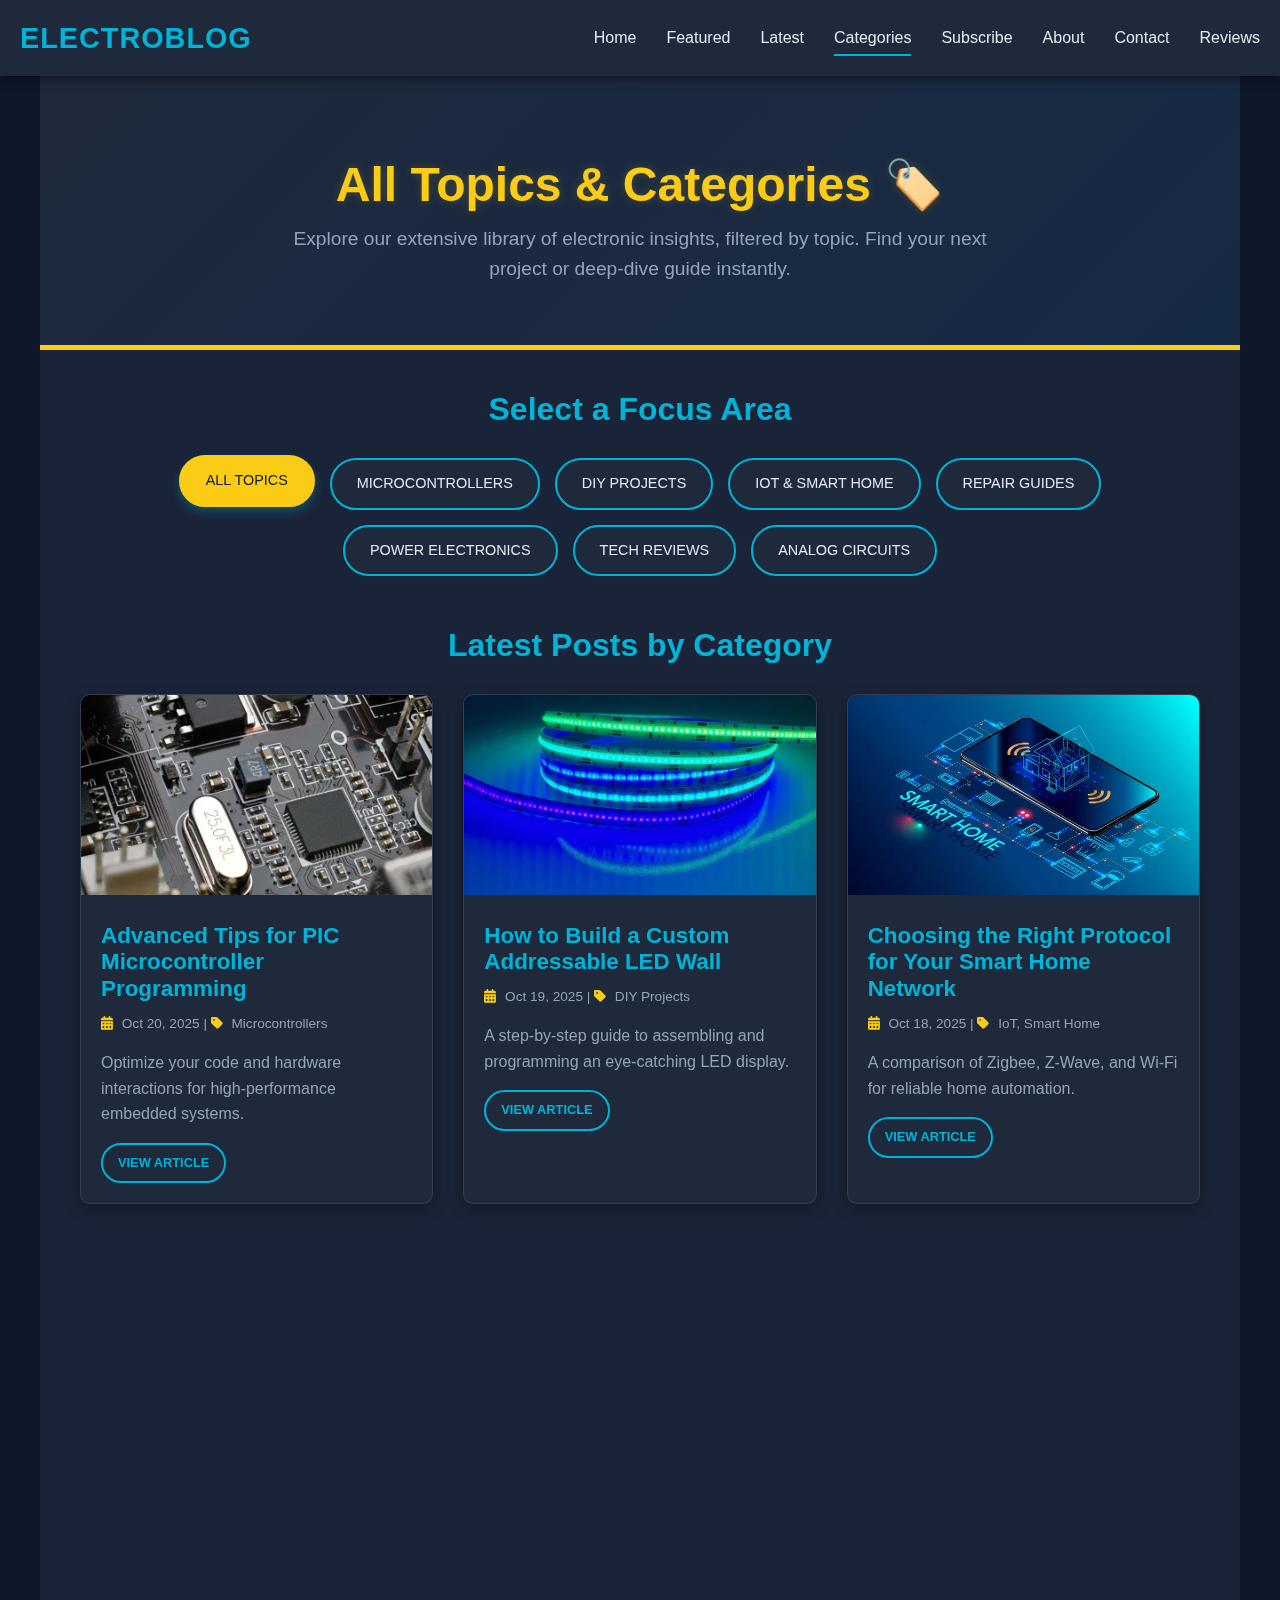
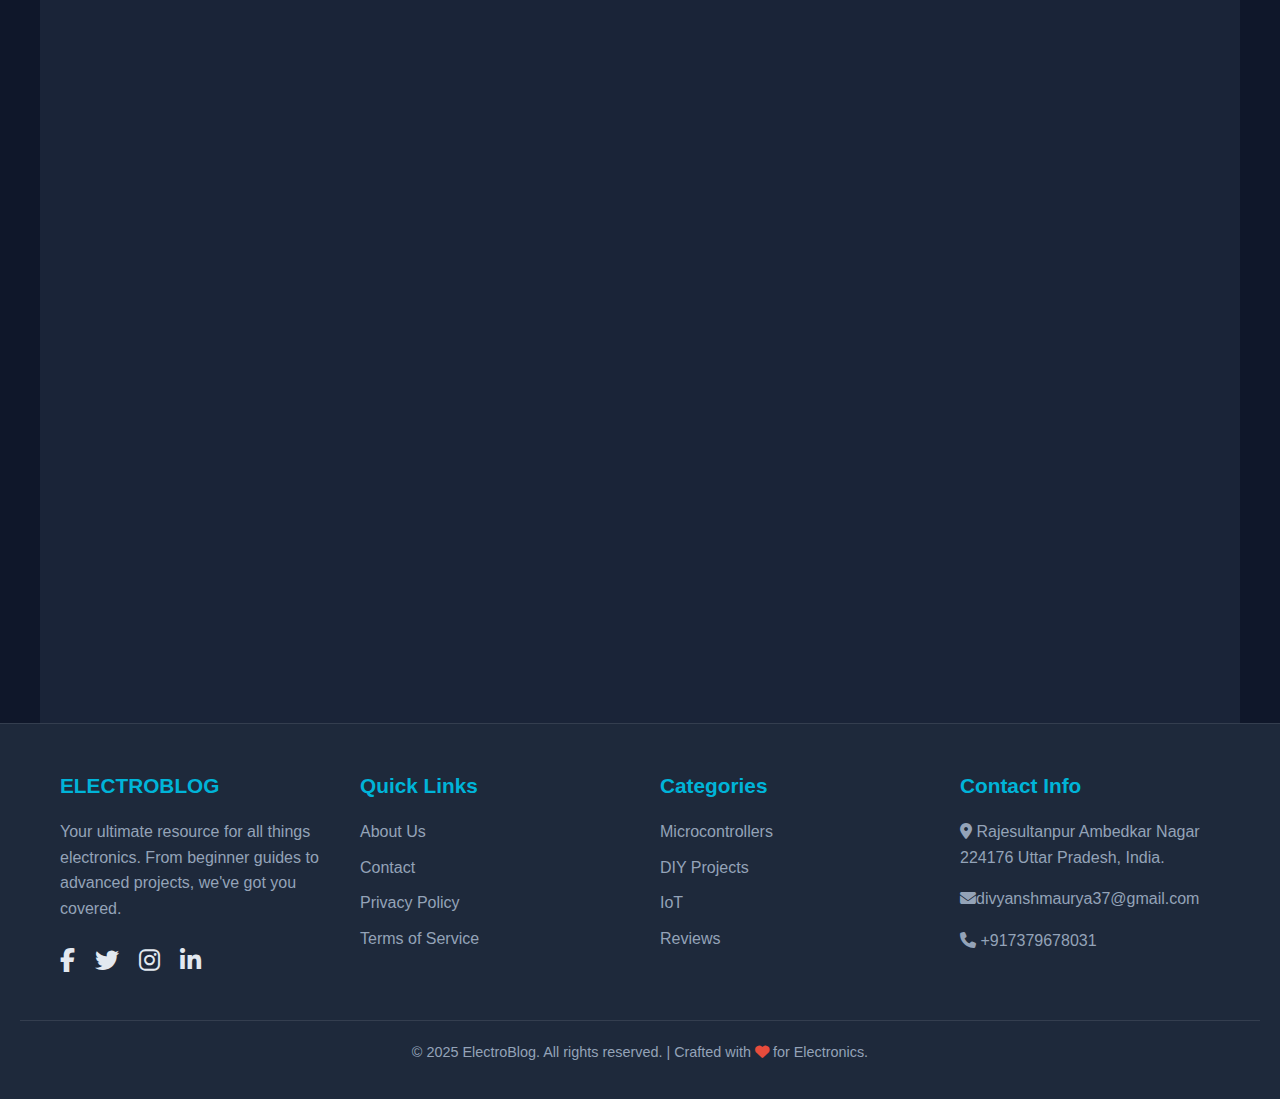
<file: categories.html>
<!DOCTYPE html>
<html lang="en">

<head>
    <meta charset="UTF-8">
    <meta name="viewport" content="width=device-width, initial-scale=1.0">
    <title>ElectroBlog - All Categories</title>
    <link rel="stylesheet" href="https://cdnjs.cloudflare.com/ajax/libs/font-awesome/6.4.0/css/all.min.css">
    <link href="https://unpkg.com/aos@2.3.1/dist/aos.css" rel="stylesheet">
    <style>
        /* --- Root Variables for Theme Consistency (Copied from index.html) --- */
        :root {
            --primary-blue: #00b4d8;
            /* Accent blue for links, highlights */
            --dark-bg: #0f172a;
            /* Main background */
            --card-bg: #1e293b;
            /* Card and section backgrounds */
            --light-text: #e2e8f0;
            /* Main body text color */
            --secondary-text: #94a3b8;
            /* Lighter text for meta, descriptions */
            --accent-yellow: #facc15;
            /* Secondary accent for headings */
            --hover-darken: #0077b6;
            /* Darker blue for hover states */
            --border-color: rgba(255, 255, 255, 0.1);
            /* Subtle borders */
        }

        /* --- Global & Base Styles (Copied from index.html) --- */
        * {
            box-sizing: border-box;
            margin: 0;
            padding: 0;
            font-family: 'Segoe UI', sans-serif;
            scroll-behavior: smooth;
        }

        body {
            background-color: var(--dark-bg);
            color: var(--light-text);
            overflow-x: hidden;
            line-height: 1.6;
        }

        a {
            text-decoration: none;
            color: var(--primary-blue);
            transition: color 0.3s ease;
        }

        a:hover {
            color: var(--hover-darken);
        }

        h1,
        h2,
        h3,
        h4,
        h5,
        h6 {
            color: var(--light-text);
            margin-bottom: 0.8em;
            line-height: 1.2;
        }

        p {
            margin-bottom: 1em;
            color: var(--secondary-text);
        }

        section {
            padding: 60px 20px;
            max-width: 1200px;
            margin: 0 auto;
        }

        /* --- Utility Classes (Copied from index.html) --- */
        .container {
            max-width: 1200px;
            margin: 0 auto;
            padding: 0 20px;
        }

        .text-center {
            text-align: center;
        }

        .btn {
            display: inline-block;
            padding: 12px 25px;
            background-color: var(--primary-blue);
            color: var(--dark-bg);
            border: none;
            border-radius: 30px;
            font-weight: bold;
            cursor: pointer;
            transition: background-color 0.3s ease, transform 0.3s ease;
            text-transform: uppercase;
            font-size: 0.9em;
        }

        .btn:hover {
            background-color: var(--hover-darken);
            color: #fff;
            transform: translateY(-2px);
        }

        .btn-outline {
            background: transparent;
            border: 2px solid var(--primary-blue);
            color: var(--primary-blue);
            padding: 10px 23px;
        }

        .btn-outline:hover {
            background-color: var(--primary-blue);
            color: var(--dark-bg);
        }

        /* --- Navbar (Copied from index.html) --- */
        .navbar {
            background-color: var(--card-bg);
            padding: 15px 20px;
            display: flex;
            justify-content: space-between;
            align-items: center;
            box-shadow: 0 2px 10px rgba(0, 0, 0, 0.5);
            position: sticky;
            top: 0;
            z-index: 1000;
        }

        .navbar-brand {
            font-size: 1.8rem;
            font-weight: bold;
            color: var(--primary-blue);
            text-transform: uppercase;
            letter-spacing: 1px;
        }

        .navbar-menu {
            display: flex;
            list-style: none;
            gap: 30px;
        }

        .navbar-menu-item a {
            color: var(--light-text);
            font-weight: 500;
            padding: 5px 0;
            position: relative;
        }

        .navbar-menu-item a::after {
            content: '';
            position: absolute;
            left: 0;
            bottom: -5px;
            width: 0;
            height: 2px;
            background-color: var(--primary-blue);
            transition: width 0.3s ease;
        }

        .navbar-menu-item a:hover::after,
        .navbar-menu-item a.active::after {
            width: 100%;
        }

        /* Mobile Hamburger Icon */
        .hamburger-menu {
            display: none;
            flex-direction: column;
            cursor: pointer;
            gap: 5px;
        }

        .hamburger-menu .bar {
            width: 25px;
            height: 3px;
            background-color: var(--light-text);
            transition: all 0.3s ease-in-out;
        }

        /* Hamburger animation */
        .hamburger-menu.active .bar:nth-child(2) {
            opacity: 0;
        }

        .hamburger-menu.active .bar:nth-child(1) {
            transform: translateY(8px) rotate(45deg);
        }

        .hamburger-menu.active .bar:nth-child(3) {
            transform: translateY(-8px) rotate(-45deg);
        }

        /* --- New Categories Header Section --- */
        .categories-header {
            background: linear-gradient(135deg, var(--card-bg) 0%, #172a45 100%);
            color: var(--light-text);
            text-align: center;
            padding: 80px 20px 60px;
            border-bottom: 5px solid var(--accent-yellow);
        }

        .categories-header h1 {
            font-size: 3rem;
            margin-bottom: 10px;
            color: var(--accent-yellow);
            text-shadow: 0 0 10px rgba(250, 204, 21, 0.2);
        }

        .categories-header p {
            font-size: 1.2rem;
            max-width: 700px;
            margin: 0 auto;
            color: var(--secondary-text);
        }

        /* --- Category Filters Section --- */
        .category-filter-section {
            background-color: #1a2438;
            /* Slightly different background for contrast */
            padding: 40px 20px;
        }

        .category-filter-section h2 {
            font-size: 2rem;
            text-align: center;
            margin-bottom: 30px;
            color: var(--primary-blue);
        }

        .category-list-full {
            display: flex;
            flex-wrap: wrap;
            justify-content: center;
            gap: 15px;
            margin-bottom: 40px;
        }

        .category-item-full {
            background-color: var(--card-bg);
            color: var(--light-text);
            padding: 12px 25px;
            border-radius: 30px;
            font-weight: 500;
            transition: background-color 0.3s ease, color 0.3s ease, transform 0.3s ease;
            border: 2px solid var(--primary-blue);
            cursor: pointer;
            text-transform: uppercase;
            font-size: 0.9em;
        }

        .category-item-full:hover,
        .category-item-full.active {
            background-color: var(--primary-blue);
            color: var(--dark-bg);
            border-color: var(--primary-blue);
            transform: translateY(-3px);
            box-shadow: 0 5px 10px rgba(0, 180, 216, 0.3);
        }

        .category-item-full.active {
            background-color: var(--accent-yellow);
            border-color: var(--accent-yellow);
            color: var(--dark-bg);
        }

        /* --- Category Posts Grid (Reusing Blog Card Styles) --- */
        .category-posts-grid {
            display: grid;
            grid-template-columns: repeat(auto-fit, minmax(300px, 1fr));
            gap: 30px;
        }

        .blog-card {
            background-color: var(--card-bg);
            border-radius: 10px;
            overflow: hidden;
            box-shadow: 0 5px 15px rgba(0, 0, 0, 0.3);
            transition: transform 0.3s ease, box-shadow 0.3s ease;
            border: 1px solid var(--border-color);
        }

        .blog-card:hover {
            transform: translateY(-8px);
            box-shadow: 0 10px 25px rgba(0, 0, 0, 0.5);
        }

        .blog-card img {
            width: 100%;
            height: 200px;
            object-fit: cover;
            transition: transform 0.5s ease;
        }

        .blog-card:hover img {
            transform: scale(1.05);
        }

        .blog-card-content {
            padding: 20px;
        }

        .blog-card-content h3 {
            font-size: 1.4rem;
            margin-bottom: 10px;
            color: var(--primary-blue);
        }

        .blog-card-content .post-meta {
            font-size: 0.85em;
            color: var(--secondary-text);
            margin-bottom: 15px;
        }

        .blog-card-content .post-meta i {
            margin-right: 5px;
            color: var(--accent-yellow);
        }

        /* --- Footer (Copied from index.html) --- */
        .footer {
            background-color: var(--card-bg);
            color: var(--secondary-text);
            padding: 50px 20px 20px 20px;
            border-top: 1px solid var(--border-color);
        }

        .footer-grid {
            display: grid;
            grid-template-columns: repeat(auto-fit, minmax(200px, 1fr));
            gap: 40px;
            margin-bottom: 40px;
        }

        .footer-section h4 {
            color: var(--primary-blue);
            font-size: 1.3rem;
            margin-bottom: 20px;
        }

        .footer-section ul {
            list-style: none;
        }

        .footer-section ul li {
            margin-bottom: 10px;
        }

        .footer-section ul li a {
            color: var(--secondary-text);
            transition: color 0.3s ease;
        }

        .footer-section ul li a:hover {
            color: var(--primary-blue);
        }

        .footer-social-icons {
            display: flex;
            gap: 20px;
            margin-top: 20px;
        }

        .footer-social-icons a {
            font-size: 1.5rem;
            color: var(--light-text);
            transition: color 0.3s ease, transform 0.3s ease;
        }

        .footer-social-icons a:hover {
            color: var(--primary-blue);
            transform: scale(1.1);
        }

        .footer-bottom {
            text-align: center;
            border-top: 1px solid var(--border-color);
            padding-top: 20px;
            margin-top: 20px;
            font-size: 0.9em;
            color: var(--secondary-text);
        }

        /* --- Responsive Design (Copied and Modified) --- */
        @media (max-width: 992px) {
            .categories-header h1 {
                font-size: 2.5rem;
            }

            .categories-header p {
                font-size: 1.1rem;
            }
        }

        @media (max-width: 768px) {
            .navbar-menu {
                display: none;
                flex-direction: column;
                position: absolute;
                top: 70px;
                left: 0;
                width: 100%;
                background-color: var(--card-bg);
                box-shadow: 0 5px 10px rgba(0, 0, 0, 0.5);
                padding: 20px 0;
                border-top: 1px solid var(--border-color);
                height: 0;
                overflow: hidden;
                transition: height 0.3s ease-in-out;
            }

            .navbar-menu.active {
                display: flex;
                height: auto;
            }

            .navbar-menu-item {
                text-align: center;
                margin-bottom: 15px;
            }

            .navbar-menu-item:last-child {
                margin-bottom: 0;
            }

            .hamburger-menu {
                display: flex;
            }

            .categories-header {
                padding: 60px 20px 40px;
            }

            .categories-header h1 {
                font-size: 2.2rem;
            }

            .categories-header p {
                font-size: 1em;
            }

            .category-filter-section h2 {
                font-size: 1.8rem;
            }

            .category-posts-grid,
            .footer-grid {
                grid-template-columns: 1fr;
            }

            .category-item-full {
                padding: 10px 20px;
                font-size: 0.8em;
            }
        }

        @media (max-width: 480px) {
            .navbar-brand {
                font-size: 1.5rem;
            }

            .categories-header h1 {
                font-size: 1.8rem;
            }

            .categories-header p {
                font-size: 0.9em;
            }

            .blog-card img {
                height: 150px;
            }

            .blog-card-content h3 {
                font-size: 1.2rem;
            }
        }
    </style>
</head>

<body>

    <nav class="navbar">
        <a href="index.html" class="navbar-brand">ELECTROBLOG</a>
        <ul class="navbar-menu" id="navbarMenu">
            <li class="navbar-menu-item"><a href="index.html">Home</a></li>
            <li class="navbar-menu-item"><a href="featured.html">Featured</a></li>
            <li class="navbar-menu-item"><a href="latest.html">Latest</a></li>
            <li class="navbar-menu-item"><a href="categories.html" class="active">Categories</a></li>
            <li class="navbar-menu-item"><a href="newsletter.html">Subscribe</a></li>
            <li class="navbar-menu-item"><a href="about.html">About</a></li>
            <li class="navbar-menu-item"><a href="contact.html">Contact</a></li>
            <li class="navbar-menu-item"><a href="review.html">Reviews</a></li>
        </ul>
        <div class="hamburger-menu" id="hamburger" onclick="toggleMobileMenu()">
            <div class="bar"></div>
            <div class="bar"></div>
            <div class="bar"></div>
        </div>
    </nav>

    <section class="categories-header">
        <div class="container" data-aos="fade-down">
            <h1>All Topics & Categories 🏷️</h1>
            <p>Explore our extensive library of electronic insights, filtered by topic. Find your next project or deep-dive guide instantly.</p>
        </div>
    </section>

    <section id="categories-content" class="category-filter-section">
        <div class="container">
            <h2 data-aos="fade-right">Select a Focus Area</h2>
            
            <div class="category-list-full" data-aos="fade-up" data-aos-delay="100">
                <div class="category-item-full active" data-category="all">All Topics</div>
                <div class="category-item-full" data-category="microcontrollers">Microcontrollers</div>
                <div class="category-item-full" data-category="diy-projects">DIY Projects</div>
                <div class="category-item-full" data-category="iot">IoT & Smart Home</div>
                <div class="category-item-full" data-category="repair-guides">Repair Guides</div>
                <div class="category-item-full" data-category="power-electronics">Power Electronics</div>
                <div class="category-item-full" data-category="tech-reviews">Tech Reviews</div>
                <div class="category-item-full" data-category="analog">Analog Circuits</div>
            </div>
            
            <h2 style="margin-top: 50px;" data-aos="fade-left">Latest Posts by Category</h2>

            <div class="category-posts-grid" id="posts-container">
                
                <div class="blog-card" data-aos="fade-up" data-category="microcontrollers">
                    <img src="images/microcontroller.webp" alt="Microcontroller chip and breadboard">
                    <div class="blog-card-content">
                        <h3>Advanced Tips for PIC Microcontroller Programming</h3>
                        <div class="post-meta">
                            <span><i class="fas fa-calendar-alt"></i> Oct 20, 2025</span> | <span><i class="fas fa-tag"></i> Microcontrollers</span>
                        </div>
                        <p>Optimize your code and hardware interactions for high-performance embedded systems.</p>
                        <a href="#" class="btn btn-outline" style="padding: 8px 15px; font-size: 0.8em;">View Article</a>
                    </div>
                </div>

                <div class="blog-card" data-aos="fade-up" data-aos-delay="100" data-category="diy-projects">
                    <img src="images/led wall.webp" alt="Custom RGB LED matrix">
                    <div class="blog-card-content">
                        <h3>How to Build a Custom Addressable LED Wall</h3>
                        <div class="post-meta">
                            <span><i class="fas fa-calendar-alt"></i> Oct 19, 2025</span> | <span><i class="fas fa-tag"></i> DIY Projects</span>
                        </div>
                        <p>A step-by-step guide to assembling and programming an eye-catching LED display.</p>
                        <a href="#" class="btn btn-outline" style="padding: 8px 15px; font-size: 0.8em;">View Article</a>
                    </div>
                </div>

                <div class="blog-card" data-aos="fade-up" data-aos-delay="200" data-category="iot">
                    <img src="images/smart home.webp" alt="Smart home hub on a desk">
                    <div class="blog-card-content">
                        <h3>Choosing the Right Protocol for Your Smart Home Network</h3>
                        <div class="post-meta">
                            <span><i class="fas fa-calendar-alt"></i> Oct 18, 2025</span> | <span><i class="fas fa-tag"></i> IoT, Smart Home</span>
                        </div>
                        <p>A comparison of Zigbee, Z-Wave, and Wi-Fi for reliable home automation.</p>
                        <a href="#" class="btn btn-outline" style="padding: 8px 15px; font-size: 0.8em;">View Article</a>
                    </div>
                </div>

                <div class="blog-card" data-aos="fade-up" data-aos-delay="300" data-category="repair-guides">
                    <img src="images/Fixing Dead Power Supplies.png" alt="Soldering iron near a blown capacitor">
                    <div class="blog-card-content">
                        <h3>Fixing Dead Power Supplies: A Capacitor Replacement Guide</h3>
                        <div class="post-meta">
                            <span><i class="fas fa-calendar-alt"></i> Oct 16, 2025</span> | <span><i class="fas fa-tag"></i> Repair Guides</span>
                        </div>
                        <p>Learn how to safely identify and replace failed electrolytic capacitors in common household electronics.</p>
                        <a href="#" class="btn btn-outline" style="padding: 8px 15px; font-size: 0.8em;">View Article</a>
                    </div>
                </div>

                <div class="blog-card" data-aos="fade-up" data-aos-delay="400" data-category="power-electronics">
                    <img src="images/Understanding Power Supply.png" alt="Schematic of a power supply circuit">
                    <div class="blog-card-content">
                        <h3>Understanding Power Supply Design for DIY Projects</h3>
                        <div class="post-meta">
                            <span><i class="fas fa-calendar-alt"></i> Oct 14, 2025</span> | <span><i class="fas fa-tag"></i> Power Electronics</span>
                        </div>
                        <p>A deep dive into converting AC to DC, voltage regulation, and ripple filtering for stable project power.</p>
                        <a href="#" class="btn btn-outline" style="padding: 8px 15px; font-size: 0.8em;">Read More</a>
                    </div>
                </div>
                
                 <div class="blog-card" data-aos="fade-up" data-aos-delay="500" data-category="tech-reviews">
                    <img src="images/The Latest High-Resolution OLED Display.png" alt="New OLED display module">
                    <div class="blog-card-content">
                        <h3>Review: The Latest High-Resolution OLED Display Modules</h3>
                        <div class="post-meta">
                            <span><i class="fas fa-calendar-alt"></i> Oct 13, 2025</span> | <span><i class="fas fa-tag"></i> Tech Reviews</span>
                        </div>
                        <p>We test the newest OLED displays for clarity, power consumption, and integration ease.</p>
                        <a href="#" class="btn btn-outline" style="padding: 8px 15px; font-size: 0.8em;">View Article</a>
                    </div>
                </div>
                
                 <div class="blog-card" data-aos="fade-up" data-aos-delay="600" data-category="analog">
                    <img src="images/Designing High-Precision Op-Amp Filters.png" alt="Op-Amp circuit on a breadboard">
                    <div class="blog-card-content">
                        <h3>Designing High-Precision Op-Amp Filters</h3>
                        <div class="post-meta">
                            <span><i class="fas fa-calendar-alt"></i> Oct 11, 2025</span> | <span><i class="fas fa-tag"></i> Analog Circuits</span>
                        </div>
                        <p>Mastering operational amplifiers for analog signal processing and noise reduction.</p>
                        <a href="#" class="btn btn-outline" style="padding: 8px 15px; font-size: 0.8em;">View Article</a>
                    </div>
                </div>
                
                 <div class="blog-card" data-aos="fade-up" data-aos-delay="700" data-category="microcontrollers">
                    <img src="images/Raspberry Pi Fundamentals.png" alt="Raspberry Pi board with monitor and keyboard">
                    <div class="blog-card-content">
                        <h3>Raspberry Pi Fundamentals: Beyond the Basics</h3>
                        <div class="post-meta">
                            <span><i class="fas fa-calendar-alt"></i> Oct 7, 2025</span> | <span><i class="fas fa-tag"></i> Microcontrollers</span>
                        </div>
                        <p>Explore the versatility of Raspberry Pi. From home automation to server hosting, discover advanced applications and projects.</p>
                        <a href="#" class="btn btn-outline" style="padding: 8px 15px; font-size: 0.8em;">Read More</a>
                    </div>
                </div>


            </div>
        </div>
    </section>

    <footer class="footer" id="contact">
        <div class="container footer-grid">
            <div class="footer-section">
                <h4>ELECTROBLOG</h4>
                <p>Your ultimate resource for all things electronics. From beginner guides to advanced projects, we've got you covered.</p>
                <div class="footer-social-icons">
                   <a href="https://www.facebook.com/divyansh.maurya.58910?mibextid=ZbWKwL" target="_blank"><i class="fab fa-facebook-f"></i></a>
                    <a href="https://x.com/MauryaDiv43215?t=8TPmPGHjIRITCY0yiitLbw&s=08" target="_blank"><i class="fab fa-twitter"></i></a>
                    <a href="https://www.instagram.com/_mr_heart_hacker9999?igsh=N3ZuczZ2Mm5ieHdq" target="_blank"><i class="fab fa-instagram"></i></a>
                    <a href="https://www.linkedin.com/in/divyansh-maurya-9432112a3?utm_source=share&utm_campaign=share_via&utm_content=profile&utm_medium=android_app" target="_blank"><i class="fab fa-linkedin-in"></i></a>
                </div>
            </div>

            <div class="footer-section">
                <h4>Quick Links</h4>
                <ul>
                    <li><a href="about.html">About Us</a></li>
                    <li><a href="contact.html">Contact</a></li>
                    <li><a href="popup.html">Privacy Policy</a></li>
                    <li><a href="popup.html">Terms of Service</a></li>
                </ul>
            </div>

            <div class="footer-section">
                <h4>Categories</h4>
                <ul>
                    <li><a href="categories.html">Microcontrollers</a></li>
                    <li><a href="categories.html">DIY Projects</a></li>
                    <li><a href="categories.html">IoT</a></li>
                    <li><a href="review.html">Reviews</a></li>
                </ul>
            </div>

            <div class="footer-section">
                <h4>Contact Info</h4>
                <p><i class="fas fa-map-marker-alt"></i> Rajesultanpur Ambedkar Nagar 224176 Uttar Pradesh, India.</p>
                <p><i class="fas fa-envelope"></i>divyanshmaurya37@gmail.com</p>
                <p><i class="fas fa-phone"></i> +917379678031</p>
            </div>
        </div>
        <div class="footer-bottom">
            <p>&copy; 2025 ElectroBlog. All rights reserved. | Crafted with <i class="fas fa-heart" style="color: #e74c3c;"></i> for Electronics.</p>
        </div>
    </footer>

    <script src="https://unpkg.com/aos@2.3.1/dist/aos.js"></script>
    <script>
        // Initialize AOS - Animate On Scroll Library
        document.addEventListener('DOMContentLoaded', () => {
            AOS.init({
                duration: 1000,
                once: true, // Whether animation should happen only once - while scrolling down
                offset: 100, // Offset (in px) from the original trigger point
            });
        });

        // Mobile Navbar Toggle (Copied from index.html)
        function toggleMobileMenu() {
            const navbarMenu = document.getElementById('navbarMenu');
            const hamburger = document.getElementById('hamburger');
            navbarMenu.classList.toggle('active');
            hamburger.classList.toggle('active');

            // Adjust menu height for smooth transition
            if (navbarMenu.classList.contains('active')) {
                navbarMenu.style.height = navbarMenu.scrollHeight + "px";
            } else {
                navbarMenu.style.height = "0";
            }
        }

        document.querySelectorAll('.navbar-menu-item a').forEach(item => {
            item.addEventListener('click', () => {
                const navbarMenu = document.getElementById('navbarMenu');
                const hamburger = document.getElementById('hamburger');
                if (navbarMenu.classList.contains('active')) {
                    navbarMenu.classList.remove('active');
                    hamburger.classList.remove('active');
                    navbarMenu.style.height = "0";
                }
            });
        });

        // CATEGORY FILTER LOGIC (New for this page)
        const filterButtons = document.querySelectorAll('.category-item-full');
        const posts = document.querySelectorAll('.category-posts-grid .blog-card');

        filterButtons.forEach(button => {
            button.addEventListener('click', () => {
                // 1. Update Active State
                filterButtons.forEach(btn => btn.classList.remove('active'));
                button.classList.add('active');

                // 2. Get Selected Category
                const selectedCategory = button.getAttribute('data-category');

                // 3. Filter Posts
                posts.forEach(post => {
                    const postCategory = post.getAttribute('data-category');
                    
                    if (selectedCategory === 'all' || postCategory === selectedCategory) {
                        post.style.display = 'block'; // Show post
                        // Re-trigger AOS animation for a nice visual effect on show
                        post.setAttribute('data-aos', 'fade-up');
                        post.setAttribute('data-aos-delay', '0'); // Remove staggered delay on filter
                    } else {
                        post.style.display = 'none'; // Hide post
                    }
                });
                
                // 4. Re-initialize AOS after filtering to handle new visible elements
                AOS.refresh();
            });
        });

    </script>
</body>

</html>
</file>
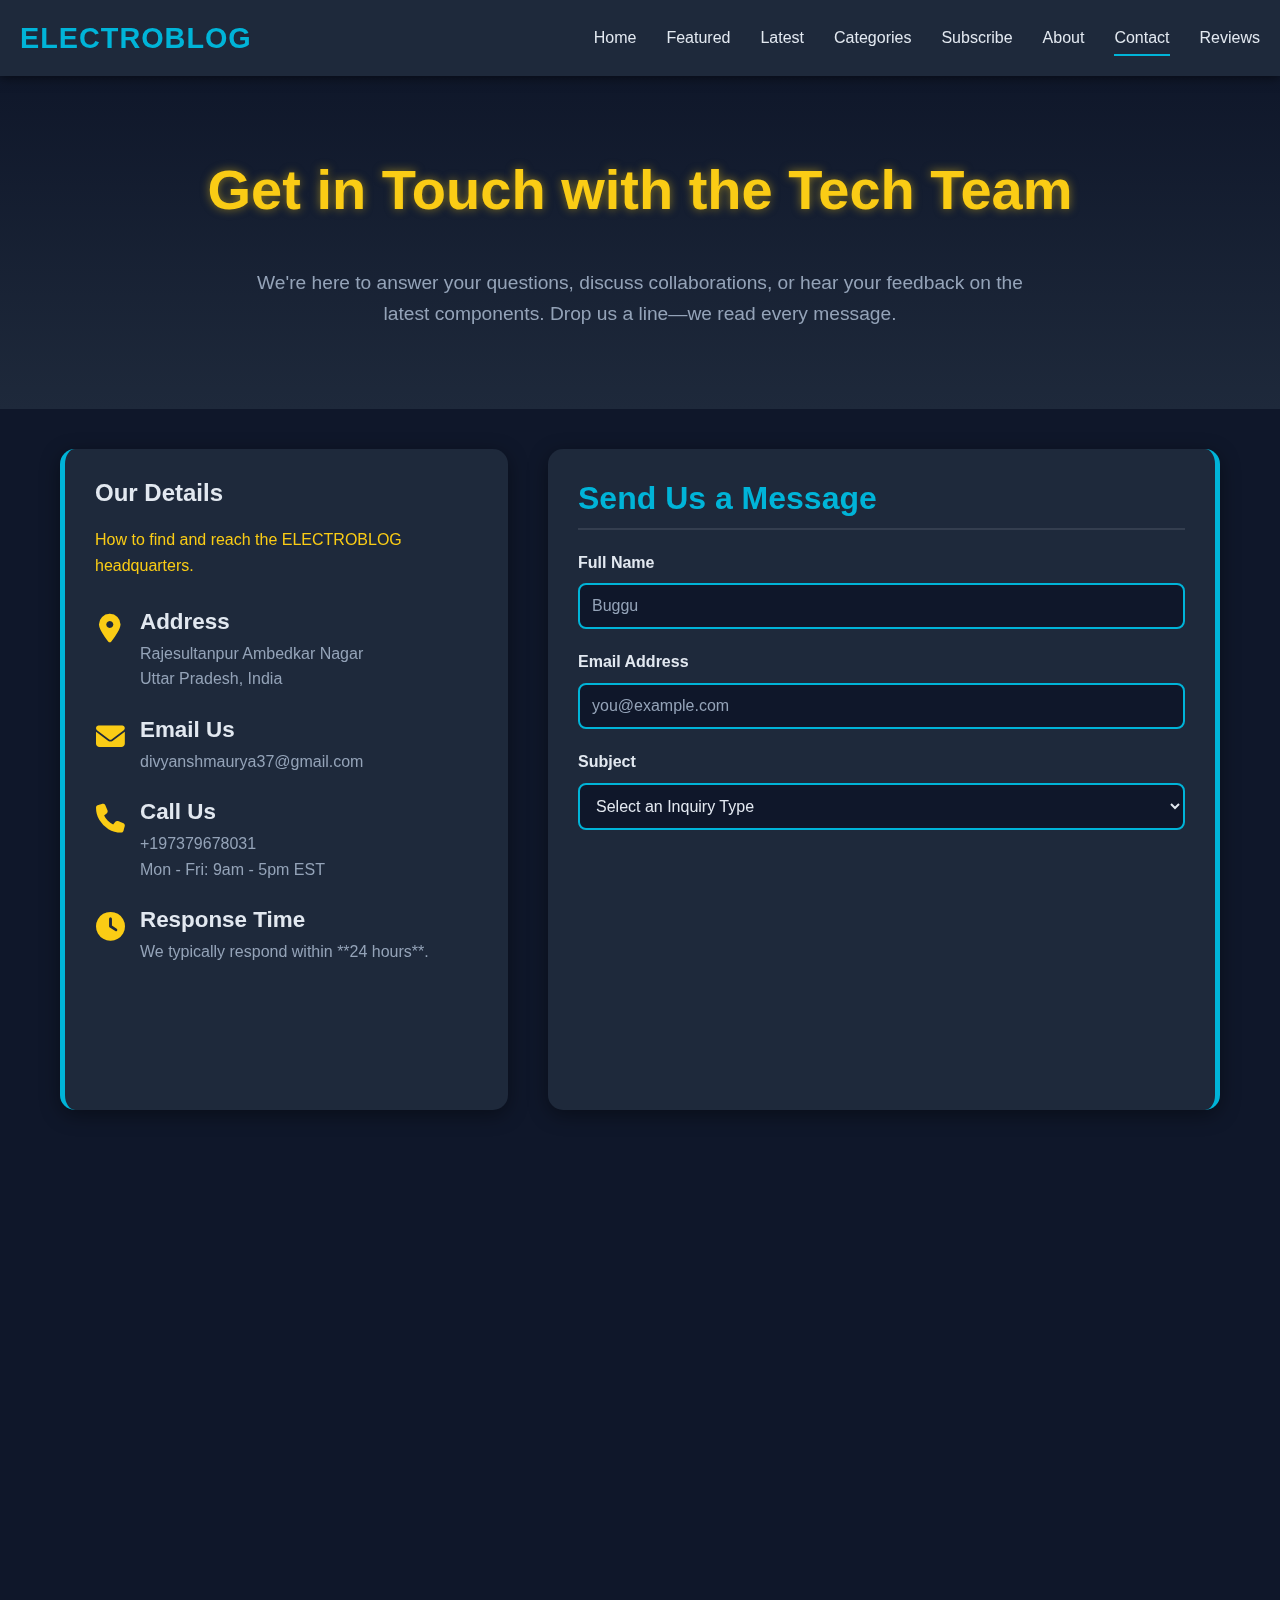
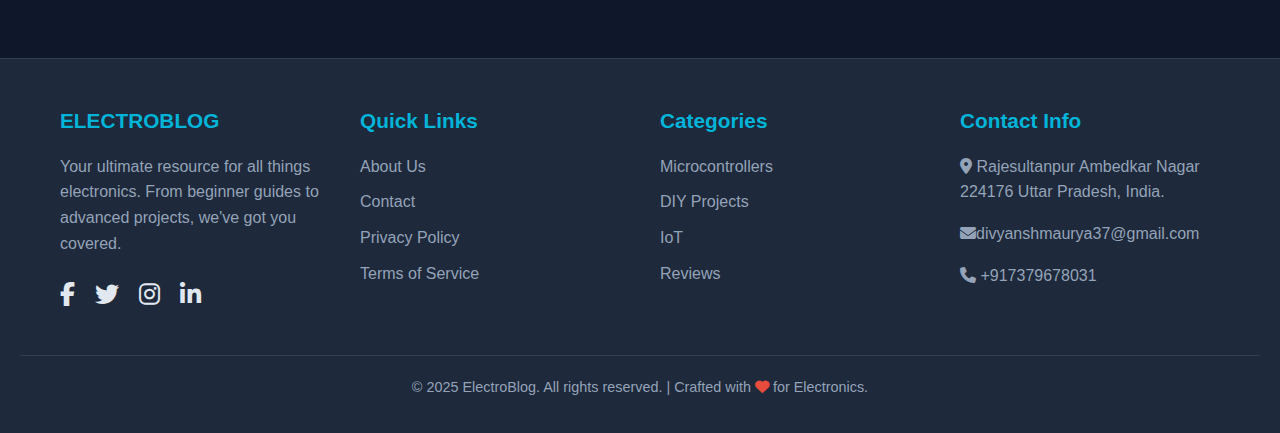
<file: contact.html>
<!DOCTYPE html>
<html lang="en">

<head>
    <meta charset="UTF-8">
    <meta name="viewport" content="width=device-width, initial-scale=1.0">
    <title>ElectroBlog - Contact Us</title>
    <link rel="stylesheet" href="https://cdnjs.cloudflare.com/ajax/libs/font-awesome/6.4.0/css/all.min.css">
    <link href="https://unpkg.com/aos@2.3.1/dist/aos.css" rel="stylesheet">
    <style>
        /* --- Root Variables for Theme Consistency (Copied from previous files) --- */
        :root {
            --primary-blue: #00b4d8;
            /* Accent blue for links, highlights */
            --dark-bg: #0f172a;
            /* Main background */
            --card-bg: #1e293b;
            /* Card and section backgrounds */
            --light-text: #e2e8f0;
            /* Main body text color */
            --secondary-text: #94a3b8;
            /* Lighter text for meta, descriptions */
            --accent-yellow: #facc15;
            /* Secondary accent for headings */
            --hover-darken: #0077b6;
            /* Darker blue for hover states */
            --border-color: rgba(255, 255, 255, 0.1);
            /* Subtle borders */
        }

        /* --- Global & Base Styles (Copied from previous files) --- */
        * {
            box-sizing: border-box;
            margin: 0;
            padding: 0;
            font-family: 'Segoe UI', sans-serif;
            scroll-behavior: smooth;
        }

        body {
            background-color: var(--dark-bg);
            color: var(--light-text);
            overflow-x: hidden;
            line-height: 1.6;
        }

        a {
            text-decoration: none;
            color: var(--primary-blue);
            transition: color 0.3s ease;
        }

        a:hover {
            color: var(--hover-darken);
        }

        h1,
        h2,
        h3,
        h4,
        h5,
        h6 {
            color: var(--light-text);
            margin-bottom: 0.8em;
            line-height: 1.2;
        }

        p {
            margin-bottom: 1em;
            color: var(--secondary-text);
        }

        section {
            padding: 60px 20px;
            max-width: 1200px;
            margin: 0 auto;
        }

        /* --- Utility Classes (Copied from previous files) --- */
        .container {
            max-width: 1200px;
            margin: 0 auto;
            padding: 0 20px;
        }

        .text-center {
            text-align: center;
        }

        .btn {
            display: inline-block;
            padding: 12px 25px;
            background-color: var(--primary-blue);
            color: var(--dark-bg);
            border: none;
            border-radius: 30px;
            font-weight: bold;
            cursor: pointer;
            transition: background-color 0.3s ease, transform 0.3s ease;
            text-transform: uppercase;
            font-size: 0.9em;
        }

        .btn:hover {
            background-color: var(--hover-darken);
            color: #fff;
            transform: translateY(-2px);
        }

        /* --- Navbar (Copied from previous files) --- */
        .navbar {
            background-color: var(--card-bg);
            padding: 15px 20px;
            display: flex;
            justify-content: space-between;
            align-items: center;
            box-shadow: 0 2px 10px rgba(0, 0, 0, 0.5);
            position: sticky;
            top: 0;
            z-index: 1000;
        }

        .navbar-brand {
            font-size: 1.8rem;
            font-weight: bold;
            color: var(--primary-blue);
            text-transform: uppercase;
            letter-spacing: 1px;
        }

        .navbar-menu {
            display: flex;
            list-style: none;
            gap: 30px;
        }

        .navbar-menu-item a {
            color: var(--light-text);
            font-weight: 500;
            padding: 5px 0;
            position: relative;
        }

        .navbar-menu-item a::after {
            content: '';
            position: absolute;
            left: 0;
            bottom: -5px;
            width: 0;
            height: 2px;
            background-color: var(--primary-blue);
            transition: width 0.3s ease;
        }

        .navbar-menu-item a:hover::after,
        .navbar-menu-item a.active::after {
            width: 100%;
        }

        /* Mobile Hamburger Icon */
        .hamburger-menu {
            display: none;
            flex-direction: column;
            cursor: pointer;
            gap: 5px;
        }

        .hamburger-menu .bar {
            width: 25px;
            height: 3px;
            background-color: var(--light-text);
            transition: all 0.3s ease-in-out;
        }

        /* Hamburger animation */
        .hamburger-menu.active .bar:nth-child(2) {
            opacity: 0;
        }

        .hamburger-menu.active .bar:nth-child(1) {
            transform: translateY(8px) rotate(45deg);
        }

        .hamburger-menu.active .bar:nth-child(3) {
            transform: translateY(-8px) rotate(-45deg);
        }
        
        /* --- Contact Hero Section --- */
        .contact-hero {
            background: linear-gradient(180deg, var(--dark-bg) 0%, #1e293b 100%);
            text-align: center;
            padding: 80px 20px 40px;
        }
        
        .contact-hero h1 {
            font-size: 3.5rem;
            color: var(--accent-yellow);
            text-shadow: 0 0 10px rgba(250, 204, 21, 0.5);
        }
        
        .contact-hero p {
            font-size: 1.2rem;
            color: var(--secondary-text);
            max-width: 800px;
            margin: 20px auto 40px;
        }
        
        /* --- Contact Content Grid --- */
        .contact-content {
            display: grid;
            grid-template-columns: 1fr 1.5fr;
            gap: 40px;
            padding: 40px 20px;
        }

        /* --- Info Side --- */
        .contact-info {
            background-color: var(--card-bg);
            padding: 30px;
            border-radius: 15px;
            box-shadow: 0 5px 20px rgba(0, 0, 0, 0.4);
            border-left: 5px solid var(--primary-blue);
        }
        
        .info-item {
            display: flex;
            align-items: flex-start;
            margin-bottom: 25px;
            gap: 15px;
        }
        
        .info-item i {
            color: var(--accent-yellow);
            font-size: 1.8rem;
            width: 30px;
            text-align: center;
            flex-shrink: 0;
            padding-top: 5px;
        }
        
        .info-item h4 {
            font-size: 1.4rem;
            margin-bottom: 5px;
            color: var(--light-text);
        }
        
        .info-item p {
            color: var(--secondary-text);
            margin: 0;
        }

        /* --- Form Side --- */
        .contact-form-container {
            background-color: var(--card-bg);
            padding: 30px;
            border-radius: 15px;
            box-shadow: 0 5px 20px rgba(0, 0, 0, 0.4);
            border-right: 5px solid var(--primary-blue);
        }
        
        .contact-form h3 {
            color: var(--primary-blue);
            font-size: 2rem;
            margin-bottom: 20px;
            border-bottom: 2px solid var(--border-color);
            padding-bottom: 10px;
        }
        
        .form-group {
            margin-bottom: 20px;
        }

        .form-group label {
            display: block;
            margin-bottom: 8px;
            font-weight: bold;
            color: var(--light-text);
        }

        .form-group input,
        .form-group textarea,
        .form-group select {
            width: 100%;
            padding: 12px;
            border: 2px solid var(--primary-blue);
            border-radius: 8px;
            background-color: var(--dark-bg);
            color: var(--light-text);
            font-size: 1em;
            outline: none;
            transition: border-color 0.3s ease, box-shadow 0.3s ease;
            resize: vertical;
        }
        
        .form-group input::placeholder,
        .form-group textarea::placeholder {
            color: var(--secondary-text);
        }

        .form-group input:focus,
        .form-group textarea:focus,
        .form-group select:focus {
            border-color: var(--accent-yellow);
            box-shadow: 0 0 8px rgba(250, 204, 21, 0.4);
        }
        
        .contact-form button {
            width: 100%;
            padding: 15px;
            background-color: var(--primary-blue);
            color: var(--dark-bg);
            border: none;
            border-radius: 8px;
            font-weight: bold;
            cursor: pointer;
            transition: background-color 0.3s ease, transform 0.3s ease;
            text-transform: uppercase;
            font-size: 1.1em;
        }
        
        .contact-form button:hover {
            background-color: var(--hover-darken);
            color: #fff;
            transform: translateY(-2px);
        }

        /* --- Map Section --- */
        .map-section {
            padding: 0 20px 60px;
        }

        .map-placeholder {
            width: 100%;
            height: 400px;
            background-color: #273748;
            border: 2px solid var(--primary-blue);
            border-radius: 15px;
            display: flex;
            align-items: center;
            justify-content: center;
            font-size: 1.5rem;
            color: var(--secondary-text);
            box-shadow: 0 5px 20px rgba(0, 0, 0, 0.6);
        }
        
        /* --- Footer (Copied from previous files) --- */
        .footer {
            background-color: var(--card-bg);
            color: var(--secondary-text);
            padding: 50px 20px 20px 20px;
            border-top: 1px solid var(--border-color);
        }

        .footer-grid {
            display: grid;
            grid-template-columns: repeat(auto-fit, minmax(200px, 1fr));
            gap: 40px;
            margin-bottom: 40px;
        }

        .footer-section h4 {
            color: var(--primary-blue);
            font-size: 1.3rem;
            margin-bottom: 20px;
        }

        .footer-section ul {
            list-style: none;
        }

        .footer-section ul li {
            margin-bottom: 10px;
        }

        .footer-section ul li a {
            color: var(--secondary-text);
            transition: color 0.3s ease;
        }

        .footer-section ul li a:hover {
            color: var(--primary-blue);
        }

        .footer-social-icons {
            display: flex;
            gap: 20px;
            margin-top: 20px;
        }

        .footer-social-icons a {
            font-size: 1.5rem;
            color: var(--light-text);
            transition: color 0.3s ease, transform 0.3s ease;
        }

        .footer-social-icons a:hover {
            color: var(--primary-blue);
            transform: scale(1.1);
        }

        .footer-bottom {
            text-align: center;
            border-top: 1px solid var(--border-color);
            padding-top: 20px;
            margin-top: 20px;
            font-size: 0.9em;
            color: var(--secondary-text);
        }

        /* --- Responsive Design --- */
        @media (max-width: 992px) {
            .contact-content {
                grid-template-columns: 1fr;
            }
            .contact-form-container,
            .contact-info {
                max-width: 600px;
                margin: 0 auto;
            }
            .map-placeholder {
                height: 300px;
            }
            .contact-info {
                 border-left: none;
                 border-top: 5px solid var(--primary-blue);
            }
            .contact-form-container {
                 border-right: none;
                 border-bottom: 5px solid var(--primary-blue);
            }
        }

        @media (max-width: 768px) {
            .navbar-menu {
                display: none;
                flex-direction: column;
                position: absolute;
                top: 70px;
                left: 0;
                width: 100%;
                background-color: var(--card-bg);
                box-shadow: 0 5px 10px rgba(0, 0, 0, 0.5);
                padding: 20px 0;
                border-top: 1px solid var(--border-color);
                height: 0;
                overflow: hidden;
                transition: height 0.3s ease-in-out;
            }

            .navbar-menu.active {
                display: flex;
                height: auto;
                align-items: center;
            }

            .hamburger-menu {
                display: flex;
            }
            
            .contact-hero h1 {
                font-size: 2.5rem;
            }
            .contact-hero p {
                font-size: 1em;
            }
            .contact-form h3 {
                font-size: 1.5rem;
            }
            
            .footer-grid {
                grid-template-columns: 1fr;
            }
        }
        
        @media (max-width: 480px) {
            .navbar-brand {
                font-size: 1.5rem;
            }
            .contact-hero h1 {
                font-size: 2rem;
            }
            .info-item {
                flex-direction: column;
                text-align: center;
                align-items: center;
            }
        }
    </style>
</head>

<body>

    <nav class="navbar">
        <a href="index.html" class="navbar-brand">ELECTROBLOG</a>
        <ul class="navbar-menu" id="navbarMenu">
            <li class="navbar-menu-item"><a href="index.html">Home</a></li>
            <li class="navbar-menu-item"><a href="featured.html">Featured</a></li>
            <li class="navbar-menu-item"><a href="latest.html">Latest</a></li>
            <li class="navbar-menu-item"><a href="categories.html">Categories</a></li>
            <li class="navbar-menu-item"><a href="newsletter.html">Subscribe</a></li>
            <li class="navbar-menu-item"><a href="about.html">About</a></li>
            <li class="navbar-menu-item"><a href="contact.html" class="active">Contact</a></li>
            <li class="navbar-menu-item"><a href="review.html">Reviews</a></li>
        </ul>
        <div class="hamburger-menu" id="hamburger" onclick="toggleMobileMenu()">
            <div class="bar"></div>
            <div class="bar"></div>
            <div class="bar"></div>
        </div>
    </nav>

    <header class="contact-hero">
        <h1 data-aos="fade-down" data-aos-duration="1000">Get in Touch with the Tech Team</h1>
        <p data-aos="fade-up" data-aos-delay="300">
            We're here to answer your questions, discuss collaborations, or hear your feedback on the latest components. Drop us a line—we read every message.
        </p>
    </header>
    
    <section class="contact-content container">
        
        <div class="contact-info" data-aos="fade-right" data-aos-duration="1200">
            <h2>Our Details</h2>
            <p style="margin-bottom: 30px; color: var(--accent-yellow);">How to find and reach the ELECTROBLOG headquarters.</p>

            <div class="info-item">
                <i class="fas fa-map-marker-alt"></i>
                <div>
                    <h4>Address</h4>
                    <p>Rajesultanpur Ambedkar Nagar
                    </p>
                    <p>Uttar Pradesh, India</p>
                </div>
            </div>
            
            <div class="info-item">
                <i class="fas fa-envelope"></i>
                <div>
                    <h4>Email Us</h4>
                    <p>divyanshmaurya37@gmail.com</p>
                
                </div>
            </div>

            <div class="info-item">
                <i class="fas fa-phone"></i>
                <div>
                    <h4>Call Us</h4>
                    <p>+197379678031</p>
                    <p>Mon - Fri: 9am - 5pm EST</p>
                </div>
            </div>

            <div class="info-item">
                <i class="fas fa-clock"></i>
                <div>
                    <h4>Response Time</h4>
                    <p>We typically respond within **24 hours**.</p>
                </div>
            </div>
            
        </div>
        
        <div class="contact-form-container" data-aos="fade-left" data-aos-duration="1200">
            <form action="https://formspree.io/f/xeorzyrr" class="contact-form" onsubmit="alert('Message Sent! We will connect soon.'); return false;">
                <h3>Send Us a Message</h3>

                <div class="form-group" data-aos="fade-left" data-aos-delay="200">
                    <label for="name">Full Name</label>
                    <input type="text" id="name" placeholder="Buggu" required>
                </div>

                <div class="form-group" data-aos="fade-left" data-aos-delay="300">
                    <label for="email">Email Address</label>
                    <input type="email" id="email" placeholder="you@example.com" required>
                </div>

                <div class="form-group" data-aos="fade-left" data-aos-delay="400">
                    <label for="subject">Subject</label>
                    <select id="subject" required>
                        <option value="" disabled selected>Select an Inquiry Type</option>
                        <option value="General">General Inquiry</option>
                        <option value="Support">Technical Support</option>
                        <option value="Partnership">Partnership / Collaboration</option>
                        <option value="Feedback">Website Feedback</option>
                    </select>
                </div>

                <div class="form-group" data-aos="fade-left" data-aos-delay="500">
                    <label for="message">Your Message</label>
                    <textarea id="message" rows="5" placeholder="Tell us what you need help with..." required></textarea>
                </div>

                <button type="submit" data-aos="zoom-in" data-aos-delay="600">
                    Send Message <i class="fas fa-paper-plane"></i>
                </button>
            </form>
        </div>
    </section>

    <section class="map-section container">
        <h2 class="text-center" data-aos="fade-up">Our Location</h2>
        <div class="map-placeholder" data-aos="zoom-in" data-aos-delay="200">
           <iframe style="border-radius: 13px;" src="https://www.google.com/maps/embed?pb=!1m14!1m12!1m3!1d577.0067261235591!2d83.07125559944176!3d26.283554003330604!2m3!1f0!2f0!3f0!3m2!1i1024!2i768!4f13.1!5e1!3m2!1shi!2sin!4v1759730235836!5m2!1shi!2sin" width="100%" height="396" style="border:0;" allowfullscreen="" loading="lazy" referrerpolicy="no-referrer-when-downgrade"></iframe>
        </div>
    </section>


    <footer class="footer">
        <div class="container footer-grid">
            <div class="footer-section">
                <h4>ELECTROBLOG</h4>
                <p>Your ultimate resource for all things electronics. From beginner guides to advanced projects, we've got you covered.</p>
                <div class="footer-social-icons">
                   <a href="https://www.facebook.com/divyansh.maurya.58910?mibextid=ZbWKwL" target="_blank"><i class="fab fa-facebook-f"></i></a>
                    <a href="https://x.com/MauryaDiv43215?t=8TPmPGHjIRITCY0yiitLbw&s=08" target="_blank"><i class="fab fa-twitter"></i></a>
                    <a href="https://www.instagram.com/_mr_heart_hacker9999?igsh=N3ZuczZ2Mm5ieHdq" target="_blank"><i class="fab fa-instagram"></i></a>
                    <a href="https://www.linkedin.com/in/divyansh-maurya-9432112a3?utm_source=share&utm_campaign=share_via&utm_content=profile&utm_medium=android_app" target="_blank"><i class="fab fa-linkedin-in"></i></a>
                </div>
            </div>

            <div class="footer-section">
                <h4>Quick Links</h4>
                <ul>
                    <li><a href="about.html">About Us</a></li>
                    <li><a href="contact.html">Contact</a></li>
                    <li><a href="popup.html">Privacy Policy</a></li>
                    <li><a href="popup.html">Terms of Service</a></li>
                </ul>
            </div>

            <div class="footer-section">
                <h4>Categories</h4>
                <ul>
                    <li><a href="categories.html">Microcontrollers</a></li>
                    <li><a href="categories.html">DIY Projects</a></li>
                    <li><a href="categories.html">IoT</a></li>
                    <li><a href="review.html">Reviews</a></li>
                </ul>
            </div>

            <div class="footer-section">
                <h4>Contact Info</h4>
                <p><i class="fas fa-map-marker-alt"></i> Rajesultanpur Ambedkar Nagar 224176 Uttar Pradesh, India.</p>
                <p><i class="fas fa-envelope"></i>divyanshmaurya37@gmail.com</p>
                <p><i class="fas fa-phone"></i> +917379678031</p>
            </div>
        </div>
        <div class="footer-bottom">
            <p>&copy; 2025 ElectroBlog. All rights reserved. | Crafted with <i class="fas fa-heart" style="color: #e74c3c;"></i> for Electronics.</p>
        </div>
    </footer>

    <script src="https://unpkg.com/aos@2.3.1/dist/aos.js"></script>
    <script>
        // Initialize AOS - Animate On Scroll Library
        document.addEventListener('DOMContentLoaded', () => {
            AOS.init({
                duration: 1000,
                once: true, // Animation happens only once
                offset: 100,
            });
        });

        // Mobile Navbar Toggle
        function toggleMobileMenu() {
            const navbarMenu = document.getElementById('navbarMenu');
            const hamburger = document.getElementById('hamburger');
            navbarMenu.classList.toggle('active');
            hamburger.classList.toggle('active');

            // Adjust menu height for smooth transition
            if (navbarMenu.classList.contains('active')) {
                navbarMenu.style.height = navbarMenu.scrollHeight + "px";
            } else {
                navbarMenu.style.height = "0";
            }
        }

        // Close mobile menu on link click
        document.querySelectorAll('.navbar-menu-item a').forEach(item => {
            item.addEventListener('click', () => {
                const navbarMenu = document.getElementById('navbarMenu');
                const hamburger = document.getElementById('hamburger');
                if (navbarMenu.classList.contains('active')) {
                    navbarMenu.classList.remove('active');
                    hamburger.classList.remove('active');
                    navbarMenu.style.height = "0";
                }
            });
        });
    </script>
</body>


</html>
</file>
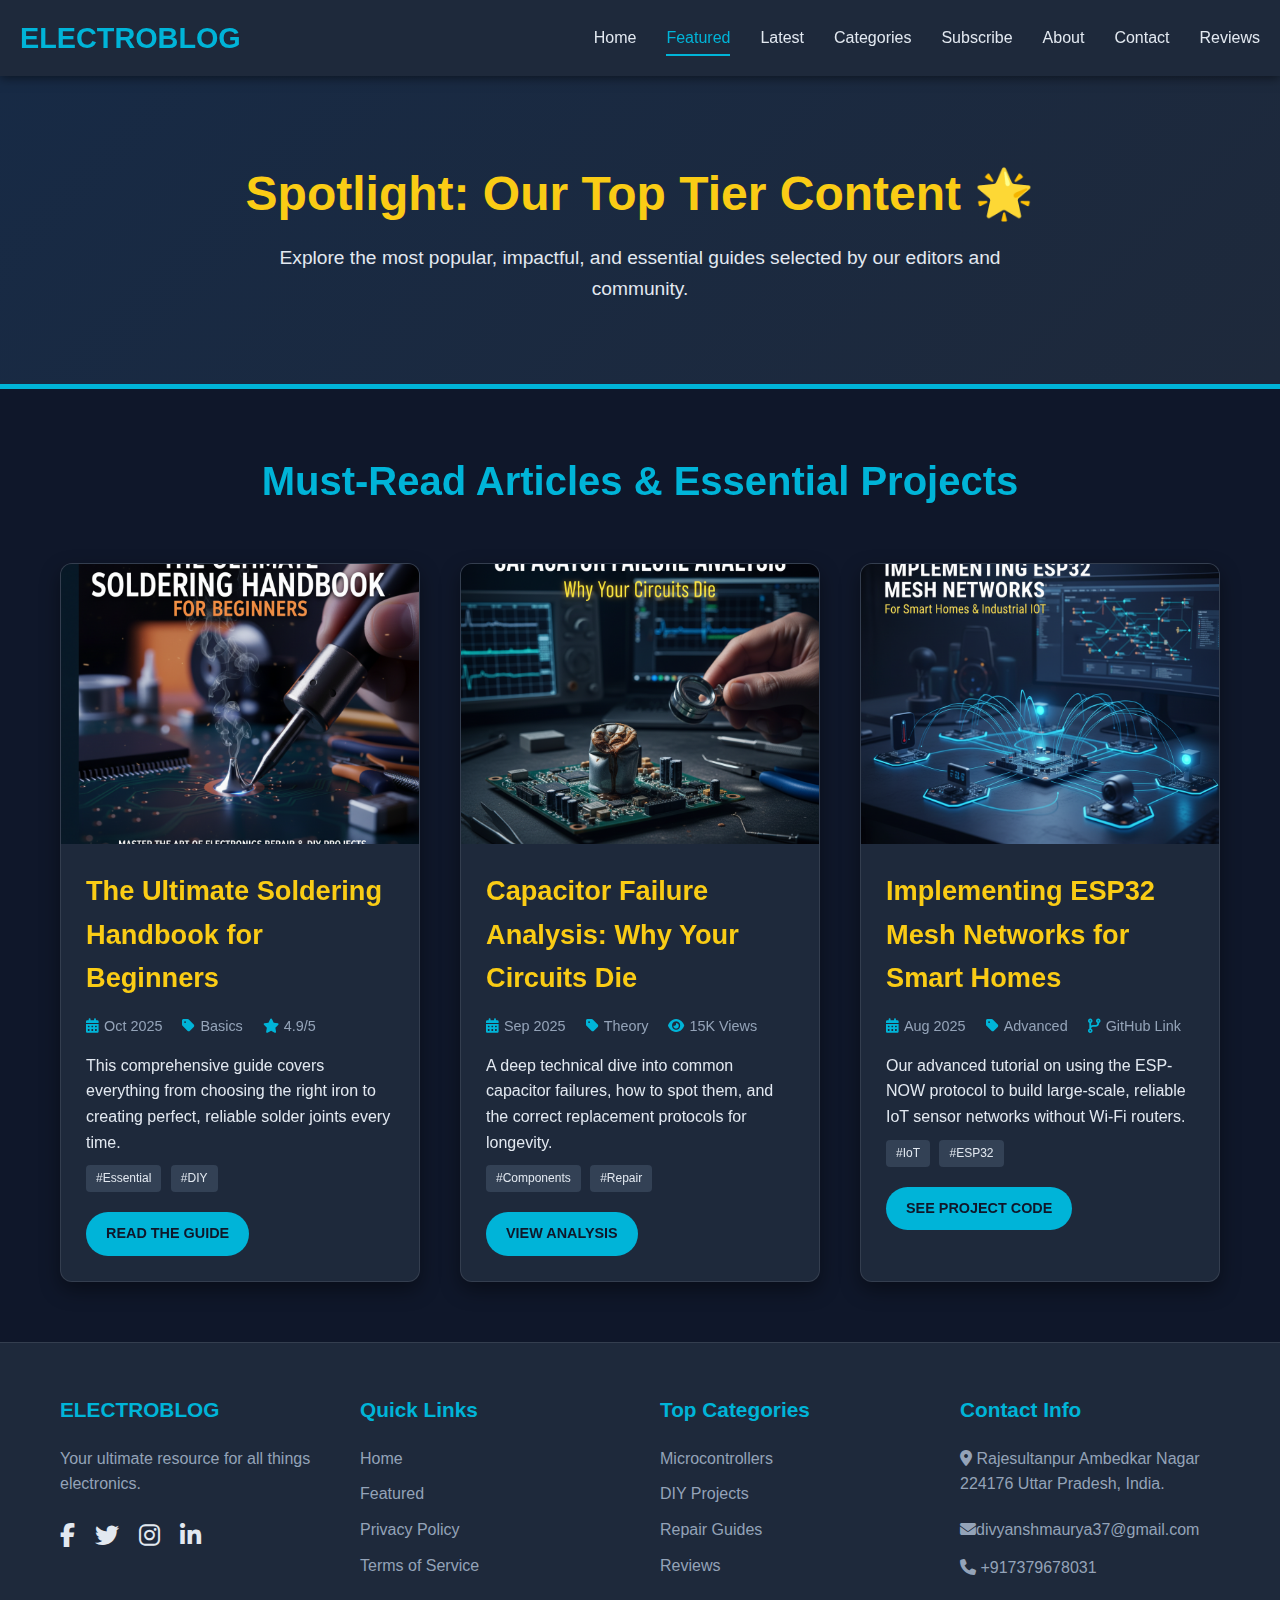
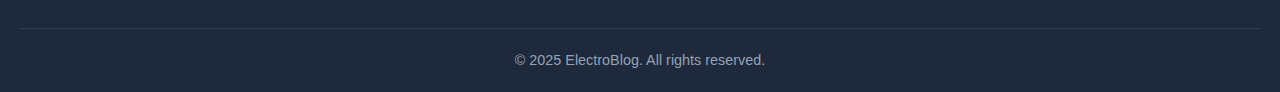
<file: featured.html>
<!DOCTYPE html>
<html lang="en">

<head>
    <meta charset="UTF-8">
    <meta name="viewport" content="width=device-width, initial-scale=1.0">
    <title>ElectroBlog - Featured</title>
    <link rel="stylesheet" href="https://cdnjs.cloudflare.com/ajax/libs/font-awesome/6.4.0/css/all.min.css">
    <link href="https://unpkg.com/aos@2.3.1/dist/aos.css" rel="stylesheet">
    
    <style>
        /* --- Root Variables (Matching the ElectroBlog theme) --- */
        :root {
            --primary-blue: #00b4d8;        /* Accent blue for links, highlights */
            --dark-bg: #0f172a;             /* Main background */
            --card-bg: #1e293b;             /* Card and section backgrounds */
            --light-text: #e2e8f0;          /* Main body text color */
            --secondary-text: #94a3b8;      /* Lighter text for meta, descriptions */
            --accent-yellow: #facc15;       /* Secondary accent for headings */
            --hover-darken: #0077b6;        /* Darker blue for hover states */
            --border-color: rgba(255, 255, 255, 0.1); /* Subtle borders */
        }

        /* --- Global & Base Styles --- */
        * {
            box-sizing: border-box;
            margin: 0;
            padding: 0;
            font-family: 'Segoe UI', sans-serif;
            scroll-behavior: smooth;
        }

        body {
            background-color: var(--dark-bg);
            color: var(--light-text);
            overflow-x: hidden;
            line-height: 1.6;
        }

        a {
            text-decoration: none;
            color: var(--primary-blue);
            transition: color 0.3s ease;
        }

        .container {
            max-width: 1200px;
            margin: 0 auto;
            padding: 0 20px;
        }

        .btn {
            display: inline-block;
            padding: 10px 20px;
            background-color: var(--primary-blue);
            color: var(--dark-bg);
            border: none;
            border-radius: 30px;
            font-weight: bold;
            cursor: pointer;
            transition: background-color 0.3s ease, transform 0.3s ease;
            text-transform: uppercase;
            font-size: 0.9em;
        }

        .btn:hover {
            background-color: var(--hover-darken);
            color: #fff;
            transform: translateY(-2px);
        }

        /* --- Navbar (Reusing structure from ElectroBlog index) --- */
        .navbar {
            background-color: var(--card-bg);
            padding: 15px 20px;
            display: flex;
            justify-content: space-between;
            align-items: center;
            box-shadow: 0 2px 10px rgba(0, 0, 0, 0.5);
            position: sticky;
            top: 0;
            z-index: 1000;
        }

        .navbar-brand {
            font-size: 1.8rem;
            font-weight: bold;
            color: var(--primary-blue);
        }

        .navbar-menu {
            display: flex;
            list-style: none;
            gap: 30px;
        }

        .navbar-menu-item a {
            color: var(--light-text);
            font-weight: 500;
            padding: 5px 0;
            position: relative;
        }
        
        .navbar-menu-item a.active {
            color: var(--primary-blue);
        }
        
        .navbar-menu-item a::after {
            content: '';
            position: absolute;
            left: 0;
            bottom: -5px;
            width: 0;
            height: 2px;
            background-color: var(--primary-blue);
            transition: width 0.3s ease;
        }

        .navbar-menu-item a:hover::after,
        .navbar-menu-item a.active::after {
            width: 100%;
        }

        .hamburger-menu {
            display: none;
            flex-direction: column;
            cursor: pointer;
            gap: 5px;
        }

        .hamburger-menu .bar {
            width: 25px;
            height: 3px;
            background-color: var(--light-text);
            transition: all 0.3s ease-in-out;
        }

        /* --- Page Header / Hero Section --- */
        .page-header {
            background: linear-gradient(135deg, #172a45 0%, var(--card-bg) 100%);
            padding: 80px 20px;
            text-align: center;
            border-bottom: 5px solid var(--primary-blue);
        }

        .page-header h1 {
            font-size: 3rem;
            color: var(--accent-yellow);
            margin-bottom: 10px;
        }

        .page-header p {
            font-size: 1.2rem;
            color: var(--light-text);
            max-width: 800px;
            margin: 0 auto;
        }

        /* --- Featured Content Grid --- */
        .featured-content-section {
            padding: 60px 20px;
            background-color: var(--dark-bg);
        }

        .featured-content-section h2 {
            font-size: 2.5rem;
            text-align: center;
            margin-bottom: 50px;
            color: var(--primary-blue);
        }

        .content-grid {
            display: grid;
            grid-template-columns: repeat(auto-fit, minmax(350px, 1fr));
            gap: 40px;
        }

        .feature-card {
            background-color: var(--card-bg);
            border-radius: 12px;
            overflow: hidden;
            box-shadow: 0 8px 20px rgba(0, 0, 0, 0.4);
            transition: transform 0.4s ease, box-shadow 0.4s ease;
            border: 1px solid var(--border-color);
            position: relative;
            z-index: 1; /* For stacking context against hover */
        }

        .feature-card:hover {
            transform: translateY(-12px);
            box-shadow: 0 20px 40px rgba(0, 0, 0, 0.7);
            z-index: 2;
        }

        .feature-image {
            height: 280px;
        
            overflow: hidden;
        }
      

        .feature-image img {
            width: 100%;
            height: 100%;
            object-fit: cover;
            transition: transform 0.6s ease;
        }

        .feature-card:hover .feature-image img {
            transform: scale(1.1);
        }

        .feature-content {
            padding: 25px;
        }

        .feature-content h3 {
            font-size: 1.7rem;
            color: var(--accent-yellow);
            margin-bottom: 15px;
        }

        .post-meta {
            font-size: 0.9em;
            color: var(--secondary-text);
            margin-bottom: 15px;
            display: flex;
            gap: 20px;
        }

        .post-meta i {
            color: var(--primary-blue);
            margin-right: 5px;
        }

        .post-meta span {
            display: flex;
            align-items: center;
        }
        
        .tag-badge {
            display: inline-block;
            background-color: #334155;
            color: var(--light-text);
            font-size: 0.75rem;
            padding: 4px 10px;
            border-radius: 4px;
            margin-right: 5px;
            margin-top: 10px;
        }
        
        /* --- Footer (Reusing structure from ElectroBlog index) --- */
        .footer {
            background-color: var(--card-bg);
            color: var(--secondary-text);
            padding: 50px 20px 20px 20px;
            border-top: 1px solid var(--border-color);
        }

        .footer-grid {
            display: grid;
            grid-template-columns: repeat(auto-fit, minmax(200px, 1fr));
            gap: 40px;
            margin-bottom: 40px;
        }

        .footer-section h4 {
            color: var(--primary-blue);
            font-size: 1.3rem;
            margin-bottom: 20px;
        }

        .footer-section ul {
            list-style: none;
           
        }

        .footer-section ul li {
            margin-bottom: 10px;
        }
         .footer-section ul li a {
            color: var(--secondary-text);
            transition: color 0.3s ease;
        }
         .footer-section ul li a:hover {
            color: var(--primary-blue);
        }

        .footer-social-icons {
            display: flex;
            gap: 20px;
            margin-top: 20px;
        }

        .footer-social-icons a {
            font-size: 1.5rem;
            color: var(--light-text);
            transition: color 0.3s ease, transform 0.3s ease;
        }
         .footer-social-icons a:hover {
            color: var(--primary-blue);
            transform: scale(1.1);
        }
        
        .footer-bottom {
            text-align: center;
            border-top: 1px solid var(--border-color);
            padding-top: 20px;
            margin-top: 20px;
            font-size: 0.9em;
            color: var(--secondary-text);
        }


        /* --- Responsive Design --- */
        @media (max-width: 992px) {
            .content-grid {
                grid-template-columns: repeat(auto-fit, minmax(300px, 1fr));
            }
        }

        @media (max-width: 768px) {
            .navbar-menu {
                display: none;
                flex-direction: column;
                position: absolute;
                top: 70px;
                left: 0;
                width: 100%;
                background-color: var(--card-bg);
                box-shadow: 0 5px 10px rgba(0, 0, 0, 0.5);
                padding: 20px 0;
                border-top: 1px solid var(--border-color);
                height: 0;
                overflow: hidden;
                transition: height 0.3s ease-in-out;
            }

            .navbar-menu.active {
                display: flex;
                height: auto;
                align-items: center;
            }

            .hamburger-menu {
                display: flex;
            }

            .page-header h1 {
                font-size: 2.5rem;
            }
            .page-header p {
                font-size: 1rem;
            }
            .content-grid {
                grid-template-columns: 1fr;
            }
            .footer-grid {
                grid-template-columns: 1fr;
                text-align: center;
            }
            .footer-social-icons {
                justify-content: center;
            }
        }
    </style>
</head>

<body>

    <nav class="navbar">
        <a href="index.html" class="navbar-brand">ELECTROBLOG</a>
        <ul class="navbar-menu" id="navbarMenu">
            <li class="navbar-menu-item"><a href="index.html" >Home</a></li>
            <li class="navbar-menu-item"><a href="featured.html" class="active">Featured</a></li>
            <li class="navbar-menu-item"><a href="latest.html">Latest</a></li>
            <li class="navbar-menu-item"><a href="categories.html">Categories</a></li>
            <li class="navbar-menu-item"><a href="newsletter.html">Subscribe</a></li>
            <li class="navbar-menu-item"><a href="about.html">About</a></li>
            <li class="navbar-menu-item"><a href="contact.html">Contact</a></li>
            <li class="navbar-menu-item"><a href="review.html">Reviews</a></li>
        </ul>
        <div class="hamburger-menu" id="hamburger" onclick="toggleMobileMenu()">
            <div class="bar"></div>
            <div class="bar"></div>
            <div class="bar"></div>
        </div>
    </nav>

    <header class="page-header" data-aos="fade-down">
        <h1>Spotlight: Our Top Tier Content 🌟</h1>
        <p>Explore the most popular, impactful, and essential guides selected by our editors and community.</p>
    </header>

    <section class="featured-content-section">
        <div class="container">
            <h2 data-aos="fade-right">Must-Read Articles & Essential Projects</h2>

            <div class="content-grid">

                <div class="feature-card" data-aos="fade-up">
                    <div class="feature-image">
                        <img src="images/The Ultimate Soldering Handbook for Beginners.png" alt="Soldering iron and clean joint">
                    </div>
                    <div class="feature-content">
                        <h3>The Ultimate Soldering Handbook for Beginners</h3>
                        <div class="post-meta">
                            <span><i class="fas fa-calendar-alt"></i> Oct 2025</span>
                            <span><i class="fas fa-tag"></i> Basics</span>
                            <span><i class="fas fa-star"></i> 4.9/5</span>
                        </div>
                        <p>This comprehensive guide covers everything from choosing the right iron to creating perfect, reliable solder joints every time.</p>
                        <div>
                            <span class="tag-badge">#Essential</span>
                            <span class="tag-badge">#DIY</span>
                        </div>
                        <a href="#" class="btn" style="margin-top: 20px;">Read The Guide</a>
                    </div>
                </div>

                <div class="feature-card" data-aos="fade-up" data-aos-delay="200">
                    <div class="feature-image">
                        <img src="images/Capacitor Failure Analysis.png" alt="Electrolytic capacitors on a board">
                    </div>
                    <div class="feature-content">
                        <h3>Capacitor Failure Analysis: Why Your Circuits Die</h3>
                        <div class="post-meta">
                            <span><i class="fas fa-calendar-alt"></i> Sep 2025</span>
                            <span><i class="fas fa-tag"></i> Theory</span>
                            <span><i class="fas fa-eye"></i> 15K Views</span>
                        </div>
                        <p>A deep technical dive into common capacitor failures, how to spot them, and the correct replacement protocols for longevity.</p>
                        <div>
                            <span class="tag-badge">#Components</span>
                            <span class="tag-badge">#Repair</span>
                        </div>
                        <a href="#" class="btn" style="margin-top: 20px;">View Analysis</a>
                    </div>
                </div>

                <div class="feature-card" data-aos="fade-up" data-aos-delay="400">
                    <div class="feature-image">
                        <img src="images/Implementing ESP32 Mesh Networks for Smart Homes.png" alt="Diagram of a mesh network">
                    </div>
                    <div class="feature-content">
                        <h3>Implementing ESP32 Mesh Networks for Smart Homes</h3>
                        <div class="post-meta">
                            <span><i class="fas fa-calendar-alt"></i> Aug 2025</span>
                            <span><i class="fas fa-tag"></i> Advanced</span>
                            <span><i class="fas fa-code-branch"></i> GitHub Link</span>
                        </div>
                        <p>Our advanced tutorial on using the ESP-NOW protocol to build large-scale, reliable IoT sensor networks without Wi-Fi routers.</p>
                        <div>
                            <span class="tag-badge">#IoT</span>
                            <span class="tag-badge">#ESP32</span>
                        </div>
                        <a href="#" class="btn" style="margin-top: 20px;">See Project Code</a>
                    </div>
                </div>
                
                </div>
        </div>
    </section>

    <footer class="footer" id="contact">
        <div class="container footer-grid">
            <div class="footer-section">
                <h4>ELECTROBLOG</h4>
                <p>Your ultimate resource for all things electronics.</p>
                <div class="footer-social-icons">
                    <a href="https://www.facebook.com/divyansh.maurya.58910?mibextid=ZbWKwL" target="_blank"><i class="fab fa-facebook-f"></i></a>
                    <a href="https://x.com/MauryaDiv43215?t=8TPmPGHjIRITCY0yiitLbw&s=08" target="_blank"><i class="fab fa-twitter"></i></a>
                    <a href="https://www.instagram.com/_mr_heart_hacker9999?igsh=N3ZuczZ2Mm5ieHdq" target="_blank"><i class="fab fa-instagram"></i></a>
                    <a href="https://www.linkedin.com/in/divyansh-maurya-9432112a3?utm_source=share&utm_campaign=share_via&utm_content=profile&utm_medium=android_app" target="_blank"><i class="fab fa-linkedin-in"></i></a>
                </div>
            </div>

            <div class="footer-section">
                <h4>Quick Links</h4>
                <ul>
                    <li><a href="index.html">Home</a></li>
                    <li><a href="featured.html">Featured</a></li>
                    <li><a href="popup.html">Privacy Policy</a></li>
                    <li><a href="popup.html">Terms of Service</a></li>
                </ul>
            </div>

            <div class="footer-section">
                <h4>Top Categories</h4>
                <ul>
                    <li><a href="categories.html">Microcontrollers</a></li>
                    <li><a href="categories.html">DIY Projects</a></li>
                    <li><a href="categories.html">Repair Guides</a></li>
                    <li><a href="review.html">Reviews</a></li>
                </ul>
            </div>

            <div class="footer-section">
                 <h4>Contact Info</h4>
                <p><i class="fas fa-map-marker-alt"></i> Rajesultanpur Ambedkar Nagar 224176 Uttar Pradesh, India.</p>
                <p style="margin-top: 20px;"><i class="fas fa-envelope"></i>divyanshmaurya37@gmail.com</p>
                <p style="margin-top: 12px;"><i class="fas fa-phone"></i> +917379678031</p>
            </div>
        </div>
        <div class="footer-bottom">
            <p>&copy; 2025 ElectroBlog. All rights reserved.</p>
        </div>
    </footer>

    <script src="https://unpkg.com/aos@2.3.1/dist/aos.js"></script>
    <script>
        // Initialize AOS
        document.addEventListener('DOMContentLoaded', () => {
            AOS.init({
                duration: 1200,
                once: true,
                offset: 80,
            });
        });

        // Mobile Navbar Toggle (Reused function)
        function toggleMobileMenu() {
            const navbarMenu = document.getElementById('navbarMenu');
            const hamburger = document.getElementById('hamburger');
            navbarMenu.classList.toggle('active');
            hamburger.classList.toggle('active');

            if (navbarMenu.classList.contains('active')) {
                navbarMenu.style.height = navbarMenu.scrollHeight + "px";
            } else {
                navbarMenu.style.height = "0";
            }
        }
    </script>
</body>

</html>
</file>
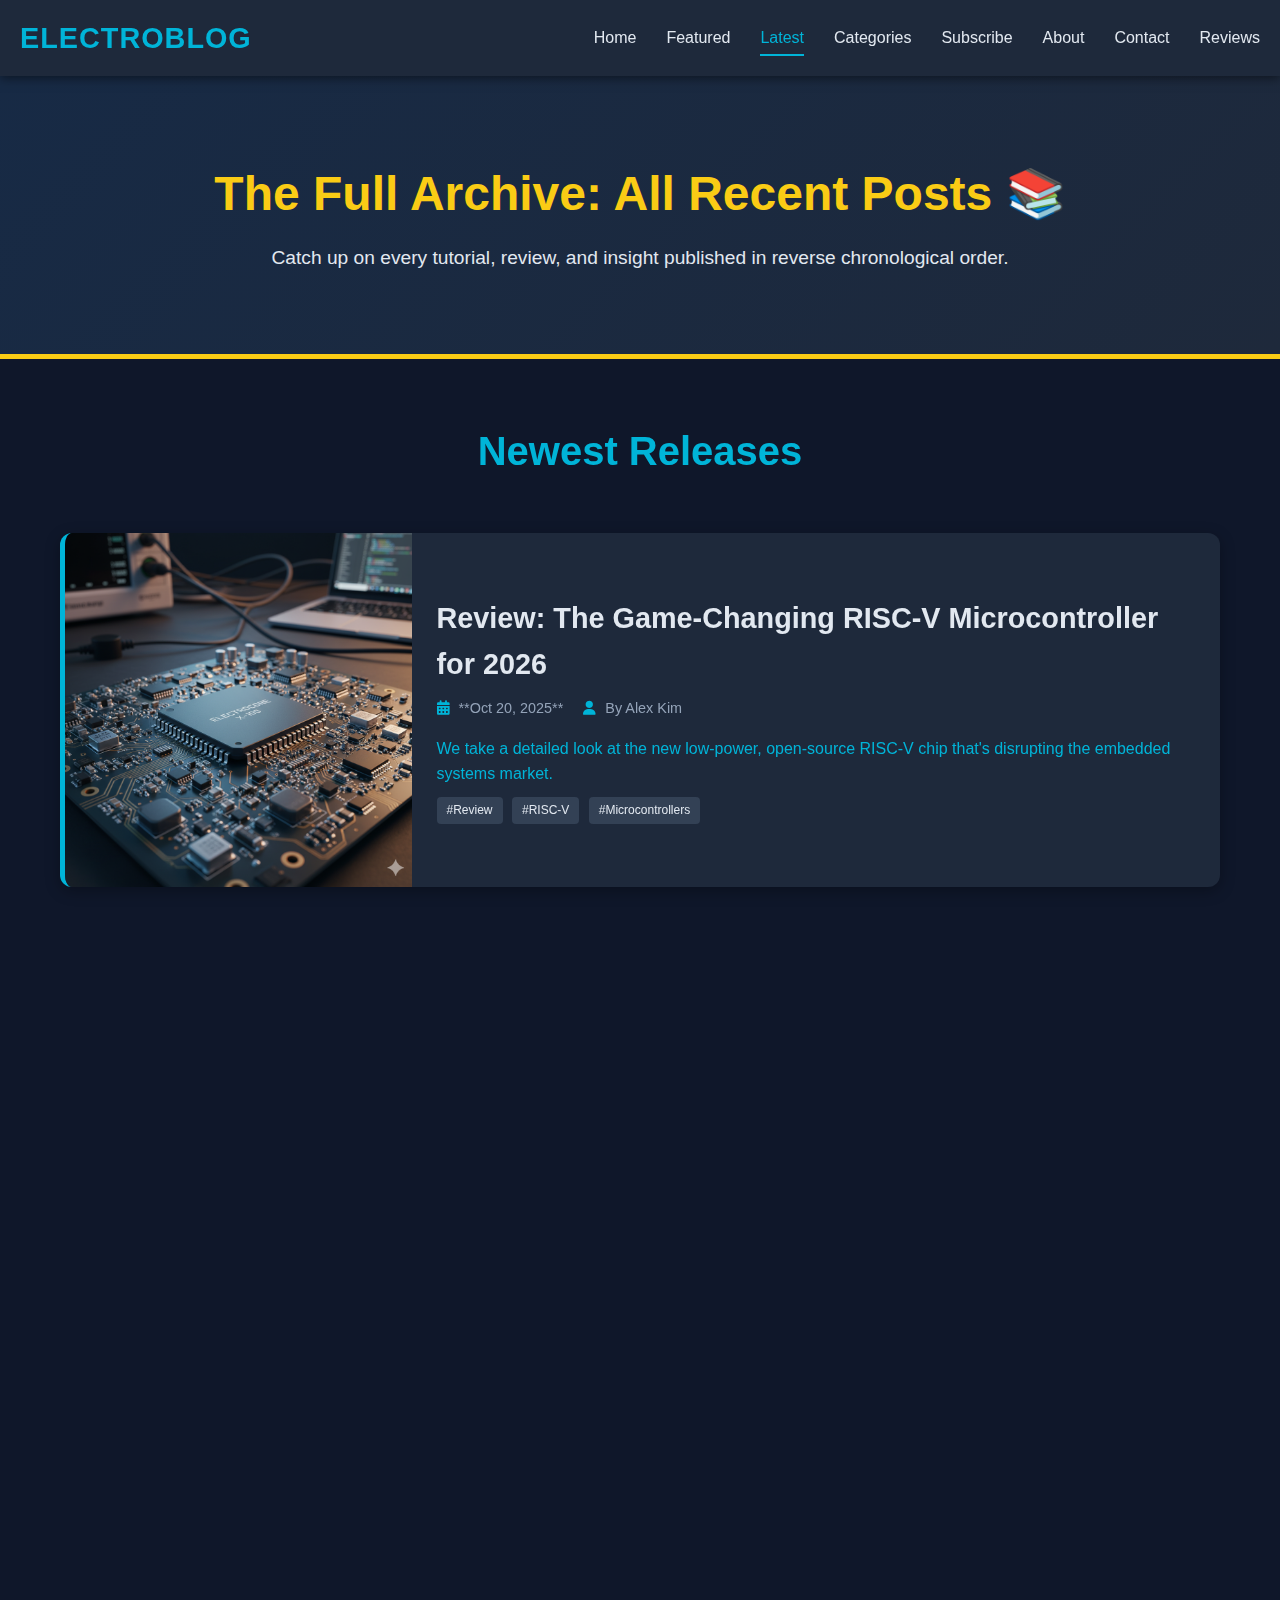
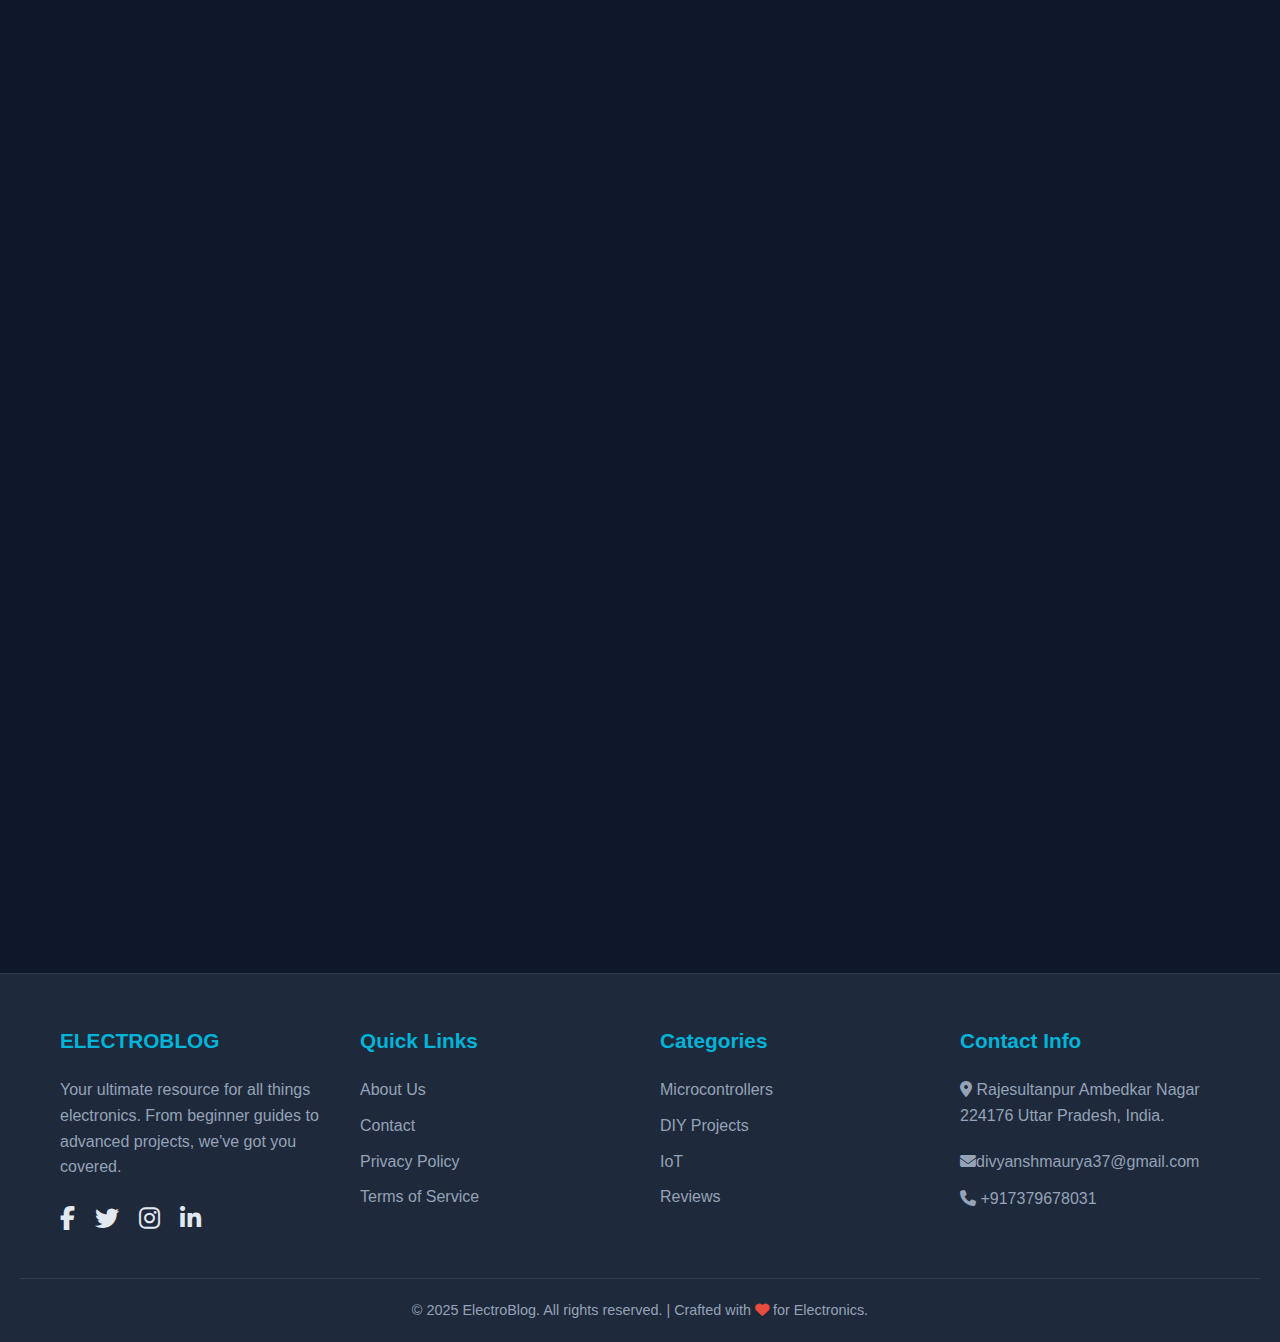
<file: latest.html>
<!DOCTYPE html>
<html lang="en">

<head>
    <meta charset="UTF-8">
    <meta name="viewport" content="width=device-width, initial-scale=1.0">
    <title>ElectroBlog - Latest Articles</title>
    <link rel="stylesheet" href="https://cdnjs.cloudflare.com/ajax/libs/font-awesome/6.4.0/css/all.min.css">
    <link href="https://unpkg.com/aos@2.3.1/dist/aos.css" rel="stylesheet">
    
    <style>
        /* --- Root Variables (Matching the ElectroBlog theme) --- */
        :root {
            --primary-blue: #00b4d8;        /* Accent blue for links, highlights */
            --dark-bg: #0f172a;             /* Main background */
            --card-bg: #1e293b;             /* Card and section backgrounds */
            --light-text: #e2e8f0;          /* Main body text color */
            --secondary-text: #94a3b8;      /* Lighter text for meta, descriptions */
            --accent-yellow: #facc15;       /* Secondary accent for headings */
            --hover-darken: #0077b6;        /* Darker blue for hover states */
            --border-color: rgba(255, 255, 255, 0.1); /* Subtle borders */
        }

        /* --- Global & Base Styles (Copied from index.html) --- */
        * {
            box-sizing: border-box;
            margin: 0;
            padding: 0;
            font-family: 'Segoe UI', sans-serif;
            scroll-behavior: smooth;
        }

        body {
            background-color: var(--dark-bg);
            color: var(--light-text);
            overflow-x: hidden;
            line-height: 1.6;
        }

        a {
            text-decoration: none;
            color: var(--primary-blue);
            transition: color 0.3s ease;
        }

        a:hover {
            color: var(--hover-darken);
        }

        .container {
            max-width: 1200px;
            margin: 0 auto;
            padding: 0 20px;
        }
        
        .btn {
            display: inline-block;
            padding: 10px 20px;
            background-color: var(--primary-blue);
            color: var(--dark-bg);
            border: none;
            border-radius: 30px;
            font-weight: bold;
            cursor: pointer;
            transition: background-color 0.3s ease, transform 0.3s ease;
            text-transform: uppercase;
            font-size: 0.9em;
        }

        .btn:hover {
            background-color: var(--hover-darken);
            color: #fff;
            transform: translateY(-2px);
        }

        /* --- Navbar (Copied from index.html) --- */
        .navbar {
            background-color: var(--card-bg);
            padding: 15px 20px;
            display: flex;
            justify-content: space-between;
            align-items: center;
            box-shadow: 0 2px 10px rgba(0, 0, 0, 0.5);
            position: sticky;
            top: 0;
            z-index: 1000;
        }

        .navbar-brand {
            font-size: 1.8rem;
            font-weight: bold;
            color: var(--primary-blue);
            text-transform: uppercase;
            letter-spacing: 1px;
        }

        .navbar-menu {
            display: flex;
            list-style: none;
            gap: 30px;
        }

        .navbar-menu-item a {
            color: var(--light-text);
            font-weight: 500;
            padding: 5px 0;
            position: relative;
        }
        
        .navbar-menu-item a.active {
            color: var(--primary-blue);
        }
        
        .navbar-menu-item a::after {
            content: '';
            position: absolute;
            left: 0;
            bottom: -5px;
            width: 0;
            height: 2px;
            background-color: var(--primary-blue);
            transition: width 0.3s ease;
        }

        .navbar-menu-item a:hover::after,
        .navbar-menu-item a.active::after {
            width: 100%;
        }

        .hamburger-menu {
            display: none;
            flex-direction: column;
            cursor: pointer;
            gap: 5px;
        }

        .hamburger-menu .bar {
            width: 25px;
            height: 3px;
            background-color: var(--light-text);
            transition: all 0.3s ease-in-out;
        }
        
        /* --- Page Header / Hero Section --- */
        .page-header {
            background: linear-gradient(135deg, #172a45 0%, var(--card-bg) 100%);
            padding: 80px 20px;
            text-align: center;
            border-bottom: 5px solid var(--accent-yellow);
        }

        .page-header h1 {
            font-size: 3rem;
            color: var(--accent-yellow);
            margin-bottom: 10px;
        }

        .page-header p {
            font-size: 1.2rem;
            color: var(--light-text);
            max-width: 800px;
            margin: 0 auto;
        }

        /* --- Latest Content Archive (New Main Section) --- */
        .latest-archive-section {
            padding: 60px 20px;
            background-color: var(--dark-bg);
        }

        .latest-archive-section h2 {
            font-size: 2.5rem;
            text-align: center;
            margin-bottom: 50px;
            color: var(--primary-blue);
        }

        .archive-list {
            display: grid;
            grid-template-columns: 1fr; /* Single column for archive flow */
            gap: 30px;
        }

        .archive-card {
            display: flex;
            background-color: var(--card-bg);
            border-radius: 12px;
            overflow: hidden;
            box-shadow: 0 4px 15px rgba(0, 0, 0, 0.3);
            transition: transform 0.3s ease, box-shadow 0.3s ease;
            border-left: 5px solid var(--primary-blue);
        }
        
        .archive-card:hover {
            transform: translateY(-5px);
            box-shadow: 0 10px 25px rgba(0, 0, 0, 0.5);
        }

        .archive-image {
            width: 30%;
            min-height: 200px;
            overflow: hidden;
        }

        .archive-image img {
            width: 100%;
            height: 100%;
            object-fit: cover;
            transition: transform 0.6s ease;
        }

        .archive-card:hover .archive-image img {
            transform: scale(1.05);
        }

        .archive-content {
            padding: 25px;
            width: 70%;
            display: flex;
            flex-direction: column;
            justify-content: center;
        }

        .archive-content h3 {
            font-size: 1.8rem;
            color: var(--light-text);
            margin-bottom: 10px;
            transition: color 0.3s ease;
        }
        
        .archive-card:hover .archive-content h3 {
            color: var(--accent-yellow);
        }

        .post-meta {
            font-size: 0.9em;
            color: var(--secondary-text);
            margin-bottom: 15px;
            display: flex;
            gap: 20px;
        }

        .post-meta i {
            color: var(--primary-blue);
            margin-right: 5px;
        }
        
        .tag-badge {
            display: inline-block;
            background-color: #334155;
            color: var(--light-text);
            font-size: 0.75rem;
            padding: 4px 10px;
            border-radius: 4px;
            margin-right: 5px;
            margin-top: 10px;
            transition: background-color 0.3s ease;
        }
        
        .tag-badge:hover {
            background-color: var(--primary-blue);
            color: var(--dark-bg);
        }

        /* --- Pagination --- */
        .pagination {
            display: flex;
            justify-content: center;
            align-items: center;
            gap: 10px;
            margin-top: 50px;
        }
        
        .page-link {
            display: block;
            width: 40px;
            height: 40px;
            line-height: 40px;
            text-align: center;
            border-radius: 50%;
            background-color: var(--card-bg);
            color: var(--light-text);
            transition: background-color 0.3s ease, color 0.3s ease;
            border: 1px solid var(--border-color);
            font-weight: bold;
        }
        
        .page-link:hover {
            background-color: var(--primary-blue);
            color: var(--dark-bg);
        }
        
        .page-link.active {
            background-color: var(--accent-yellow);
            color: var(--dark-bg);
            border-color: var(--accent-yellow);
        }

        /* --- Footer (Copied from index.html) --- */
        .footer {
            background-color: var(--card-bg);
            color: var(--secondary-text);
            padding: 50px 20px 20px 20px;
            border-top: 1px solid var(--border-color);
        }

        .footer-grid {
            display: grid;
            grid-template-columns: repeat(auto-fit, minmax(200px, 1fr));
            gap: 40px;
            margin-bottom: 40px;
        }
        .footer-section ul {
            list-style: none;
            
        }
        .footer-section ul li  {
            margin-bottom: 10px;
            
        }
        .footer-section ul li a {
            color: var(--secondary-text);
            transition: color 0.3s ease;
        }

        .footer-section h4 {
            color: var(--primary-blue);
            font-size: 1.3rem;
            margin-bottom: 20px;
        }

        .footer-social-icons {
            display: flex;
            gap: 20px;
            margin-top: 20px;
        }
        .footer-social-icons a {
            font-size: 1.5rem;
            color: var(--light-text);
            transition: color 0.3s ease, transform 0.3s ease;
        }

        .footer-bottom {
            text-align: center;
            border-top: 1px solid var(--border-color);
            padding-top: 20px;
            margin-top: 20px;
            font-size: 0.9em;
        }

        /* --- Responsive Design --- */
        @media (max-width: 992px) {
            .page-header h1 {
                font-size: 2.5rem;
            }
        }

        @media (max-width: 768px) {
            .navbar-menu {
                display: none; 
                flex-direction: column;
                position: absolute;
                top: 70px; 
                left: 0;
                width: 100%;
                background-color: var(--card-bg);
                box-shadow: 0 5px 10px rgba(0, 0, 0, 0.5);
                padding: 20px 0;
                border-top: 1px solid var(--border-color);
                height: 0;
                overflow: hidden;
                transition: height 0.3s ease-in-out;
            }

            .navbar-menu.active {
                display: flex;
                height: auto;
                align-items: center;
            }

            .hamburger-menu {
                display: flex;
            }
            
            .archive-card {
                flex-direction: column; /* Stack image and content */
            }
            
            .archive-image, .archive-content {
                width: 100%;
            }
            
            .archive-image {
                height: 200px;
            }
            
            .footer-grid {
                grid-template-columns: 1fr;
                text-align: center;
            }
            .footer-social-icons {
                justify-content: center;

            }
        }
        
        @media (max-width: 480px) {
            .archive-content h3 {
                font-size: 1.4rem;
            }
            .archive-content p {
                font-size: 0.9em;
            }
            .post-meta {
                flex-direction: column;
                gap: 5px;
                align-items: flex-start;
            }
            .pagination {
                gap: 5px;
            }
            .page-link {
                width: 35px;
                height: 35px;
                line-height: 35px;
                font-size: 0.9em;
            }
        }
    </style>
</head>

<body>

    <nav class="navbar">
        <a href="index.html" class="navbar-brand">ELECTROBLOG</a>
        <ul class="navbar-menu" id="navbarMenu">
             <li class="navbar-menu-item"><a href="index.html" >Home</a></li>
            <li class="navbar-menu-item"><a href="featured.html" >Featured</a></li>
            <li class="navbar-menu-item"><a href="latest.html" class="active">Latest</a></li>
            <li class="navbar-menu-item"><a href="categories.html">Categories</a></li>
            <li class="navbar-menu-item"><a href="newsletter.html">Subscribe</a></li>
            <li class="navbar-menu-item"><a href="about.html">About</a></li>
            <li class="navbar-menu-item"><a href="contact.html">Contact</a></li>
            <li class="navbar-menu-item"><a href="review.html">Reviews</a></li>
        </ul>
        <div class="hamburger-menu" id="hamburger" onclick="toggleMobileMenu()">
            <div class="bar"></div>
            <div class="bar"></div>
            <div class="bar"></div>
        </div>
    </nav>

    <header class="page-header" data-aos="fade-down">
        <h1>The Full Archive: All Recent Posts 📚</h1>
        <p>Catch up on every tutorial, review, and insight published in reverse chronological order.</p>
    </header>

    <section class="latest-archive-section">
        <div class="container">
            <h2 data-aos="fade-right">Newest Releases</h2>

            <div class="archive-list">

                <a href="#" class="archive-card" data-aos="fade-up" data-aos-delay="0">
                    <div class="archive-image">
                        <img src="images/Latest microcontroller chip on PCB.png" alt="Latest microcontroller chip on PCB">
                    </div>
                    <div class="archive-content">
                        <h3>Review: The Game-Changing RISC-V Microcontroller for 2026</h3>
                        <div class="post-meta">
                            <span><i class="fas fa-calendar-alt"></i> **Oct 20, 2025**</span>
                            <span><i class="fas fa-user"></i> By Alex Kim</span>
                        </div>
                        <p>We take a detailed look at the new low-power, open-source RISC-V chip that's disrupting the embedded systems market.</p>
                        <div>
                            <span class="tag-badge">#Review</span>
                            <span class="tag-badge">#RISC-V</span>
                            <span class="tag-badge">#Microcontrollers</span>
                        </div>
                    </div>
                </a>

                <a href="#" class="archive-card" data-aos="fade-up" data-aos-delay="100">
                    <div class="archive-image">
                        <img src="images/3D rendering of a printed circuit board.png" alt="3D rendering of a printed circuit board">
                    </div>
                    <div class="archive-content">
                        <h3>Optimizing Your PCB Design Workflow for Rapid Prototyping</h3>
                        <div class="post-meta">
                            <span><i class="fas fa-calendar-alt"></i> Oct 19, 2025</span>
                            <span><i class="fas fa-user"></i> By David Chen</span>
                        </div>
                        <p>Speed up your projects by streamlining your schematic capture, layout, and manufacturing file generation process.</p>
                        <div>
                            <span class="tag-badge">#PCB</span>
                            <span class="tag-badge">#Design</span>
                            <span class="tag-badge">#Tools</span>
                        </div>
                    </div>
                </a>
                
                <a href="#" class="archive-card" data-aos="fade-up" data-aos-delay="200">
                    <div class="archive-image">
                        <img src="images/Bench with oscilloscope and multimeter.png" alt="Bench with oscilloscope and multimeter">
                    </div>
                    <div class="archive-content">
                        <h3>Essential Tools for Circuit Diagnosis and Repair (The Full List)</h3>
                        <div class="post-meta">
                            <span><i class="fas fa-calendar-alt"></i> Oct 18, 2025</span>
                            <span><i class="fas fa-user"></i> By Jane Doe</span>
                        </div>
                        <p>From the basic multimeter to a professional oscilloscope, here are the instruments every serious tech needs in their lab.</p>
                        <div>
                            <span class="tag-badge">#Repair</span>
                            <span class="tag-badge">#Tools</span>
                        </div>
                    </div>
                </a>
                
                <a href="#" class="archive-card" data-aos="fade-up" data-aos-delay="300">
                    <div class="archive-image">
                        <img src="images/Futuristic digital display on a flexible surface.png" alt="Futuristic digital display on a flexible surface">
                    </div>
                    <div class="archive-content">
                        <h3>The Future of Wearable Tech: Trends and Components to Watch</h3>
                        <div class="post-meta">
                            <span><i class="fas fa-calendar-alt"></i> Oct 17, 2025</span>
                            <span><i class="fas fa-user"></i> By John Smith</span>
                        </div>
                        <p>Explore flexible electronics, ultra-low power consumption, and the next generation of smart fabric integration.</p>
                        <div>
                            <span class="tag-badge">#Wearables</span>
                            <span class="tag-badge">#Tech</span>
                        </div>
                    </div>
                </a>
                
                <a href="#" class="archive-card" data-aos="fade-up" data-aos-delay="400">
                    <div class="archive-image">
                        <img src="images/Close-up of a perfect solder joint.png" alt="Close-up of a perfect solder joint">
                    </div>
                    <div class="archive-content">
                        <h3>Mastering Soldering: Techniques for Clean and Reliable Joints</h3>
                        <div class="post-meta">
                            <span><i class="fas fa-calendar-alt"></i> Oct 16, 2025</span>
                            <span><i class="fas fa-user"></i> By Emily White</span>
                        </div>
                        <p>A comprehensive masterclass on thermal management, choosing the right flux, and achieving perfect connections every time.</p>
                        <div>
                            <span class="tag-badge">#DIY</span>
                            <span class="tag-badge">#Tutorial</span>
                        </div>
                    </div>
                </a>
                
                </div>
            
            <div class="pagination" data-aos="fade-up">
                <a href="#" class="page-link"><i class="fas fa-angle-left"></i></a>
                <a href="#" class="page-link active">1</a>
                <a href="#" class="page-link">2</a>
                <a href="#" class="page-link">3</a>
                <a href="#" class="page-link">...</a>
                <a href="#" class="page-link">10</a>
                <a href="#" class="page-link"><i class="fas fa-angle-right"></i></a>
            </div>

        </div>
    </section>

    <footer class="footer" id="contact">
        <div class="container footer-grid">
            <div class="footer-section">
                <h4>ELECTROBLOG</h4>
                <p>Your ultimate resource for all things electronics. From beginner guides to advanced projects, we've got you covered.</p>
                <div class="footer-social-icons">
                   <a href="https://www.facebook.com/divyansh.maurya.58910?mibextid=ZbWKwL" target="_blank"><i class="fab fa-facebook-f"></i></a>
                    <a href="https://x.com/MauryaDiv43215?t=8TPmPGHjIRITCY0yiitLbw&s=08" target="_blank"><i class="fab fa-twitter"></i></a>
                    <a href="https://www.instagram.com/_mr_heart_hacker9999?igsh=N3ZuczZ2Mm5ieHdq" target="_blank"><i class="fab fa-instagram"></i></a>
                    <a href="https://www.linkedin.com/in/divyansh-maurya-9432112a3?utm_source=share&utm_campaign=share_via&utm_content=profile&utm_medium=android_app" target="_blank"><i class="fab fa-linkedin-in"></i></a>
                </div>
            </div>

            <div class="footer-section">
                <h4>Quick Links</h4>
                <ul>
                    <li><a href="about.html">About Us</a></li>
                    <li><a href="contact.html">Contact</a></li>
                    <li><a href="popup.html">Privacy Policy</a></li>
                    <li><a href="popup.html">Terms of Service</a></li>
                </ul>
            </div>

            <div class="footer-section">
                <h4>Categories</h4>
                <ul>
                    <li><a href="categories.html">Microcontrollers</a></li>
                    <li><a href="categories.html">DIY Projects</a></li>
                    <li><a href="categories.html">IoT</a></li>
                    <li><a href="review.html">Reviews</a></li>
                </ul>
            </div>

            <div class="footer-section">
                <h4>Contact Info</h4>
                <p><i class="fas fa-map-marker-alt"></i> Rajesultanpur Ambedkar Nagar 224176 Uttar Pradesh, India.</p>
                <p style="margin-top: 20px;"><i class="fas fa-envelope"></i>divyanshmaurya37@gmail.com</p>
                <p style="margin-top: 12px;"><i class="fas fa-phone"></i> +917379678031</p>
            </div>
        </div>
        <div class="footer-bottom">
            <p>&copy; 2025 ElectroBlog. All rights reserved. | Crafted with <i class="fas fa-heart" style="color: #e74c3c;"></i> for Electronics.</p>
        </div>
    </footer>

    <script src="https://unpkg.com/aos@2.3.1/dist/aos.js"></script>
    <script>
        // Initialize AOS
        document.addEventListener('DOMContentLoaded', () => {
            AOS.init({
                duration: 1000,
                once: true, 
                offset: 100, 
            });
        });

        // Mobile Navbar Toggle
        function toggleMobileMenu() {
            const navbarMenu = document.getElementById('navbarMenu');
            const hamburger = document.getElementById('hamburger');
            navbarMenu.classList.toggle('active');
            hamburger.classList.toggle('active');

            if (navbarMenu.classList.contains('active')) {
                navbarMenu.style.height = navbarMenu.scrollHeight + "px";
            } else {
                navbarMenu.style.height = "0";
            }
        }
    </script>
</body>

</html>
</file>
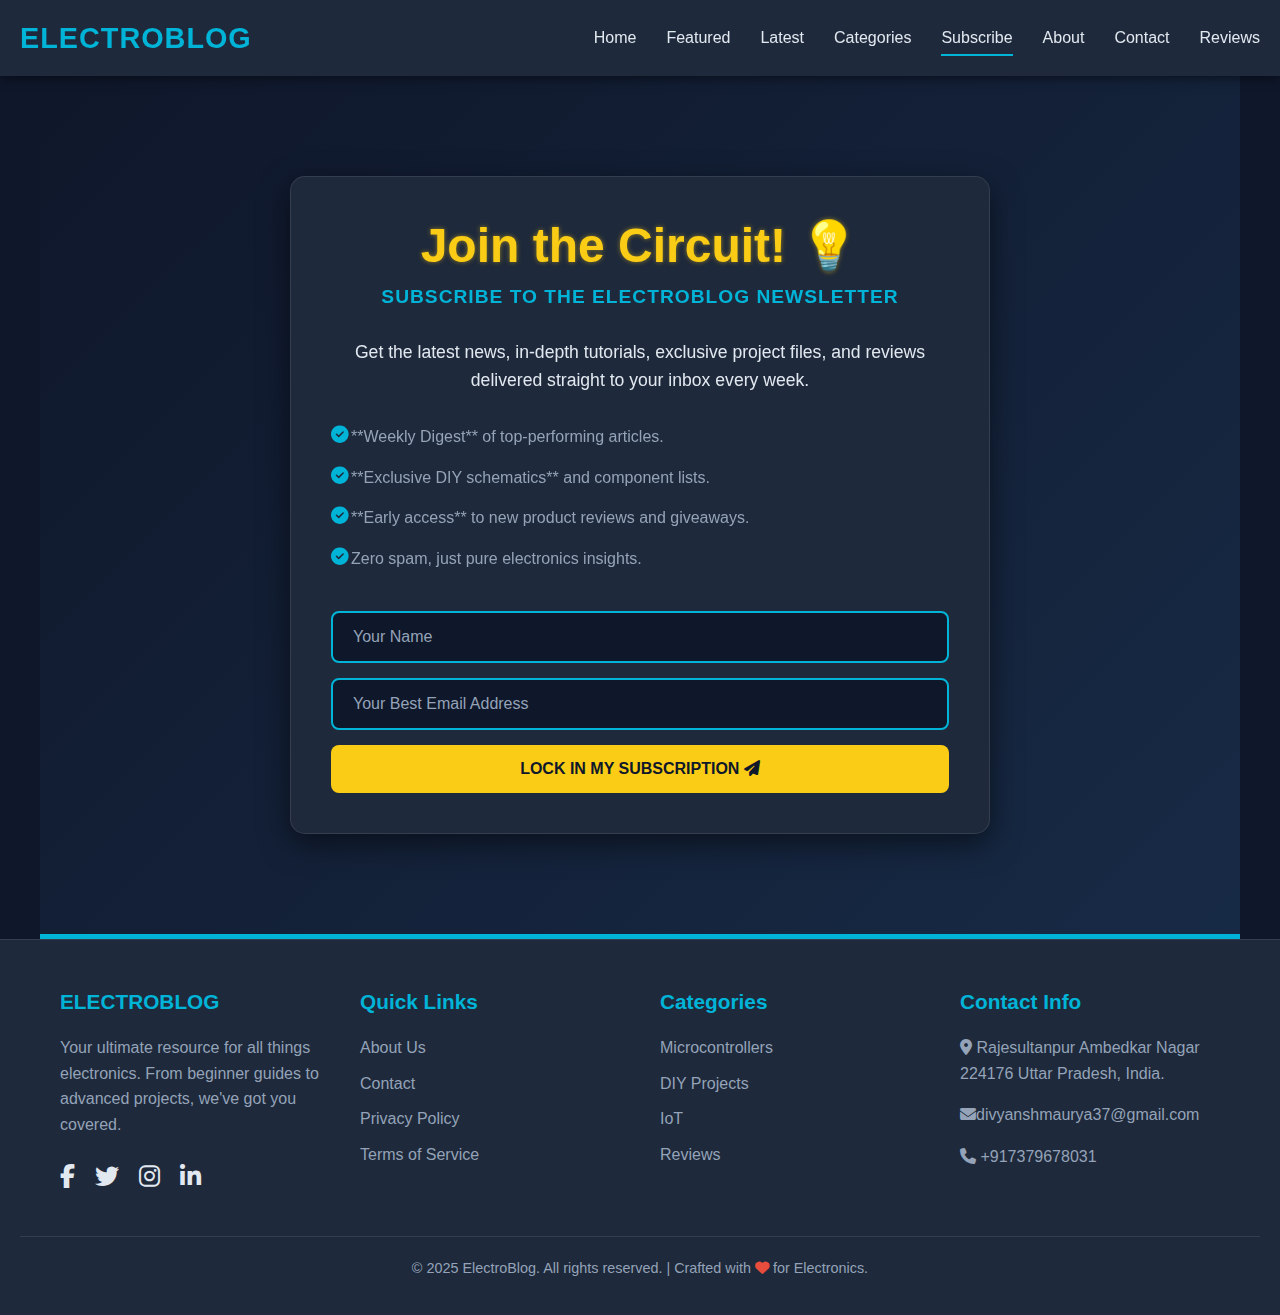
<file: newsletter.html>
<!DOCTYPE html>
<html lang="en">

<head>
    <meta charset="UTF-8">
    <meta name="viewport" content="width=device-width, initial-scale=1.0">
    <title>ElectroBlog - Subscribe to our Newsletter</title>
    <link rel="stylesheet" href="https://cdnjs.cloudflare.com/ajax/libs/font-awesome/6.4.0/css/all.min.css">
    <link href="https://unpkg.com/aos@2.3.1/dist/aos.css" rel="stylesheet">
    <style>
        /* --- Root Variables for Theme Consistency (Copied from index.html) --- */
        :root {
            --primary-blue: #00b4d8;
            /* Accent blue for links, highlights */
            --dark-bg: #0f172a;
            /* Main background */
            --card-bg: #1e293b;
            /* Card and section backgrounds */
            --light-text: #e2e8f0;
            /* Main body text color */
            --secondary-text: #94a3b8;
            /* Lighter text for meta, descriptions */
            --accent-yellow: #facc15;
            /* Secondary accent for headings */
            --hover-darken: #0077b6;
            /* Darker blue for hover states */
            --border-color: rgba(255, 255, 255, 0.1);
            /* Subtle borders */
        }

        /* --- Global & Base Styles (Copied from index.html) --- */
        * {
            box-sizing: border-box;
            margin: 0;
            padding: 0;
            font-family: 'Segoe UI', sans-serif;
            scroll-behavior: smooth;
        }

        body {
            background-color: var(--dark-bg);
            color: var(--light-text);
            overflow-x: hidden;
            line-height: 1.6;
        }

        a {
            text-decoration: none;
            color: var(--primary-blue);
            transition: color 0.3s ease;
        }

        a:hover {
            color: var(--hover-darken);
        }

        h1,
        h2,
        h3,
        h4,
        h5,
        h6 {
            color: var(--light-text);
            margin-bottom: 0.8em;
            line-height: 1.2;
        }

        p {
            margin-bottom: 1em;
            color: var(--secondary-text);
        }

        section {
            padding: 60px 20px;
            max-width: 1200px;
            margin: 0 auto;
        }

        /* --- Utility Classes (Copied from index.html) --- */
        .container {
            max-width: 1200px;
            margin: 0 auto;
            padding: 0 20px;
        }

        .text-center {
            text-align: center;
        }

        .btn {
            display: inline-block;
            padding: 12px 25px;
            background-color: var(--primary-blue);
            color: var(--dark-bg);
            border: none;
            border-radius: 30px;
            font-weight: bold;
            cursor: pointer;
            transition: background-color 0.3s ease, transform 0.3s ease;
            text-transform: uppercase;
            font-size: 0.9em;
        }

        .btn:hover {
            background-color: var(--hover-darken);
            color: #fff;
            transform: translateY(-2px);
        }

        .btn-outline {
            background: transparent;
            border: 2px solid var(--primary-blue);
            color: var(--primary-blue);
            padding: 10px 23px;
        }

        .btn-outline:hover {
            background-color: var(--primary-blue);
            color: var(--dark-bg);
        }

        /* --- Navbar (Copied from index.html) --- */
        .navbar {
            background-color: var(--card-bg);
            padding: 15px 20px;
            display: flex;
            justify-content: space-between;
            align-items: center;
            box-shadow: 0 2px 10px rgba(0, 0, 0, 0.5);
            position: sticky;
            top: 0;
            z-index: 1000;
        }

        .navbar-brand {
            font-size: 1.8rem;
            font-weight: bold;
            color: var(--primary-blue);
            text-transform: uppercase;
            letter-spacing: 1px;
        }

        .navbar-menu {
            display: flex;
            list-style: none;
            gap: 30px;
        }

        .navbar-menu-item a {
            color: var(--light-text);
            font-weight: 500;
            padding: 5px 0;
            position: relative;
        }

        .navbar-menu-item a::after {
            content: '';
            position: absolute;
            left: 0;
            bottom: -5px;
            width: 0;
            height: 2px;
            background-color: var(--primary-blue);
            transition: width 0.3s ease;
        }

        .navbar-menu-item a:hover::after,
        .navbar-menu-item a.active::after {
            width: 100%;
        }

        /* Mobile Hamburger Icon */
        .hamburger-menu {
            display: none;
            flex-direction: column;
            cursor: pointer;
            gap: 5px;
        }

        .hamburger-menu .bar {
            width: 25px;
            height: 3px;
            background-color: var(--light-text);
            transition: all 0.3s ease-in-out;
        }

        /* Hamburger animation */
        .hamburger-menu.active .bar:nth-child(2) {
            opacity: 0;
        }

        .hamburger-menu.active .bar:nth-child(1) {
            transform: translateY(8px) rotate(45deg);
        }

        .hamburger-menu.active .bar:nth-child(3) {
            transform: translateY(-8px) rotate(-45deg);
        }
        
        /* --- Subscribe Page Main Section --- */
        .subscribe-section {
            background: linear-gradient(135deg, var(--dark-bg) 0%, #172a45 100%);
            padding: 100px 20px;
            text-align: center;
            border-bottom: 5px solid var(--primary-blue);
            min-height: 80vh; /* Ensure it takes up most of the viewport height */
            display: flex;
            align-items: center;
            justify-content: center;
        }

        .subscribe-section .content-box {
            background-color: var(--card-bg);
            padding: 40px;
            border-radius: 15px;
            box-shadow: 0 10px 30px rgba(0, 0, 0, 0.5);
            max-width: 700px;
            width: 100%;
            border: 1px solid var(--border-color);
        }

        .subscribe-section h1 {
            font-size: 3rem;
            color: var(--accent-yellow);
            margin-bottom: 10px;
            text-shadow: 0 0 5px rgba(250, 204, 21, 0.5);
        }
        
        .subscribe-section h2 {
            font-size: 1.2rem;
            color: var(--primary-blue);
            margin-bottom: 30px;
            text-transform: uppercase;
            letter-spacing: 1px;
        }

        .subscribe-section p {
            font-size: 1.1em;
            margin-bottom: 30px;
            color: var(--light-text);
        }

        .subscription-benefits {
            list-style: none;
            padding: 0;
            margin-bottom: 40px;
            display: flex;
            flex-direction: column;
            gap: 15px;
        }

        .subscription-benefits li {
            font-size: 1em;
            color: var(--secondary-text);
            text-align: left;
            padding-left: 20px;
            position: relative;
        }

        .subscription-benefits li i {
            color: var(--primary-blue);
            position: absolute;
            left: 0;
            top: 2px;
            font-size: 1.1em;
        }

        /* Form Styling (Refined from index.html) */
        .subscription-form {
            display: flex;
            flex-direction: column;
            gap: 15px;
        }

        .subscription-form input[type="text"],
        .subscription-form input[type="email"] {
            padding: 15px 20px;
            border: 2px solid var(--primary-blue);
            border-radius: 8px;
            background-color: var(--dark-bg);
            color: var(--light-text);
            font-size: 1em;
            outline: none;
            transition: border-color 0.3s ease, box-shadow 0.3s ease;
            width: 100%;
        }
        
        .subscription-form input[type="text"]::placeholder,
        .subscription-form input[type="email"]::placeholder {
            color: var(--secondary-text);
        }

        .subscription-form input:focus {
            border-color: var(--accent-yellow);
            box-shadow: 0 0 10px rgba(250, 204, 21, 0.4);
        }

        .subscription-form button {
            padding: 15px 25px;
            border-radius: 8px;
            background-color: var(--accent-yellow);
            color: var(--dark-bg);
            font-weight: bold;
            border: none;
            cursor: pointer;
            transition: background-color 0.3s ease, transform 0.3s ease;
            text-transform: uppercase;
            font-size: 1em;
        }

        .subscription-form button:hover {
            background-color: #d6b010; /* A darker yellow */
            transform: translateY(-2px);
        }

        /* --- Footer (Copied from index.html) --- */
        .footer {
            background-color: var(--card-bg);
            color: var(--secondary-text);
            padding: 50px 20px 20px 20px;
            border-top: 1px solid var(--border-color);
        }

        .footer-grid {
            display: grid;
            grid-template-columns: repeat(auto-fit, minmax(200px, 1fr));
            gap: 40px;
            margin-bottom: 40px;
        }

        .footer-section h4 {
            color: var(--primary-blue);
            font-size: 1.3rem;
            margin-bottom: 20px;
        }

        .footer-section ul {
            list-style: none;
        }

        .footer-section ul li {
            margin-bottom: 10px;
        }

        .footer-section ul li a {
            color: var(--secondary-text);
            transition: color 0.3s ease;
        }

        .footer-section ul li a:hover {
            color: var(--primary-blue);
        }

        .footer-social-icons {
            display: flex;
            gap: 20px;
            margin-top: 20px;
        }

        .footer-social-icons a {
            font-size: 1.5rem;
            color: var(--light-text);
            transition: color 0.3s ease, transform 0.3s ease;
        }

        .footer-social-icons a:hover {
            color: var(--primary-blue);
            transform: scale(1.1);
        }

        .footer-bottom {
            text-align: center;
            border-top: 1px solid var(--border-color);
            padding-top: 20px;
            margin-top: 20px;
            font-size: 0.9em;
            color: var(--secondary-text);
        }

        /* --- Responsive Design (Copied and Modified) --- */
        @media (max-width: 992px) {
            .subscribe-section h1 {
                font-size: 2.5rem;
            }
        }

        @media (max-width: 768px) {
            .navbar-menu {
                display: none;
                flex-direction: column;
                position: absolute;
                top: 70px;
                left: 0;
                width: 100%;
                background-color: var(--card-bg);
                box-shadow: 0 5px 10px rgba(0, 0, 0, 0.5);
                padding: 20px 0;
                border-top: 1px solid var(--border-color);
                height: 0;
                overflow: hidden;
                transition: height 0.3s ease-in-out;
            }

            .navbar-menu.active {
                display: flex;
                height: auto;
                align-items: center;
            }

            .hamburger-menu {
                display: flex;
            }
            
            .subscribe-section {
                padding: 60px 20px;
            }
            
            .subscribe-section .content-box {
                padding: 30px 20px;
            }

            .subscribe-section h1 {
                font-size: 2.2rem;
            }
            
            .subscribe-section h2 {
                font-size: 1.1rem;
            }

            .subscribe-section p {
                font-size: 1em;
            }
            
            .footer-grid {
                grid-template-columns: 1fr;
            }
        }

        @media (max-width: 480px) {
            .navbar-brand {
                font-size: 1.5rem;
            }
            .subscribe-section h1 {
                font-size: 1.8rem;
            }
            .subscribe-section h2 {
                font-size: 1rem;
            }
            .subscription-form button {
                font-size: 0.9em;
            }
        }
    </style>
</head>

<body>

    <nav class="navbar">
        <a href="index.html" class="navbar-brand">ELECTROBLOG</a>
        <ul class="navbar-menu" id="navbarMenu">
            <li class="navbar-menu-item"><a href="index.html">Home</a></li>
            <li class="navbar-menu-item"><a href="featured.html">Featured</a></li>
            <li class="navbar-menu-item"><a href="latest.html">Latest</a></li>
            <li class="navbar-menu-item"><a href="categories.html">Categories</a></li>
            <li class="navbar-menu-item"><a href="subscribe.html" class="active">Subscribe</a></li>
            <li class="navbar-menu-item"><a href="about.html">About</a></li>
            <li class="navbar-menu-item"><a href="contact.html">Contact</a></li>
            <li class="navbar-menu-item"><a href="review.html">Reviews</a></li>
        </ul>
        <div class="hamburger-menu" id="hamburger" onclick="toggleMobileMenu()">
            <div class="bar"></div>
            <div class="bar"></div>
            <div class="bar"></div>
        </div>
    </nav>

    <section class="subscribe-section">
        <div class="container content-box">
            
            <h1 data-aos="fade-down" data-aos-duration="1000">Join the Circuit! 💡</h1>
            
            <h2 data-aos="fade-down" data-aos-delay="200">Subscribe to the ElectroBlog Newsletter</h2>

            <p data-aos="fade-up" data-aos-delay="400">
                Get the latest news, in-depth tutorials, exclusive project files, and reviews delivered straight to your inbox every week.
            </p>

            <ul class="subscription-benefits" data-aos="fade-up" data-aos-delay="600">
                <li><i class="fas fa-check-circle"></i> **Weekly Digest** of top-performing articles.</li>
                <li><i class="fas fa-check-circle"></i> **Exclusive DIY schematics** and component lists.</li>
                <li><i class="fas fa-check-circle"></i> **Early access** to new product reviews and giveaways.</li>
                <li><i class="fas fa-check-circle"></i> Zero spam, just pure electronics insights.</li>
            </ul>

            <form class="subscription-form" data-aos="zoom-in" data-aos-delay="800" onsubmit="alert('Thank you for subscribing!'); return false;">
                <input type="text" placeholder="Your Name" required data-aos="fade-right" data-aos-delay="1000">
                <input type="email" placeholder="Your Best Email Address" required data-aos="fade-right" data-aos-delay="1100">
                <button type="submit" data-aos="fade-up" data-aos-delay="1200">Lock In My Subscription <i class="fas fa-paper-plane"></i></button>
            </form>

        </div>
    </section>

    <footer class="footer" id="contact">
        <div class="container footer-grid">
            <div class="footer-section">
                <h4>ELECTROBLOG</h4>
                <p>Your ultimate resource for all things electronics. From beginner guides to advanced projects, we've got you covered.</p>
                <div class="footer-social-icons">
                   <a href="https://www.facebook.com/divyansh.maurya.58910?mibextid=ZbWKwL" target="_blank"><i class="fab fa-facebook-f"></i></a>
                    <a href="https://x.com/MauryaDiv43215?t=8TPmPGHjIRITCY0yiitLbw&s=08" target="_blank"><i class="fab fa-twitter"></i></a>
                    <a href="https://www.instagram.com/_mr_heart_hacker9999?igsh=N3ZuczZ2Mm5ieHdq" target="_blank"><i class="fab fa-instagram"></i></a>
                    <a href="https://www.linkedin.com/in/divyansh-maurya-9432112a3?utm_source=share&utm_campaign=share_via&utm_content=profile&utm_medium=android_app" target="_blank"><i class="fab fa-linkedin-in"></i></a>
                </div>
            </div>

            <div class="footer-section">
                <h4>Quick Links</h4>
                <ul>
                    <li><a href="about.html">About Us</a></li>
                    <li><a href="contact.html">Contact</a></li>
                    <li><a href="popup.html">Privacy Policy</a></li>
                    <li><a href="popup.html">Terms of Service</a></li>
                </ul>
            </div>

            <div class="footer-section">
                <h4>Categories</h4>
                <ul>
                    <li><a href="categories.html">Microcontrollers</a></li>
                    <li><a href="categories.html">DIY Projects</a></li>
                    <li><a href="categories.html">IoT</a></li>
                    <li><a href="review.html">Reviews</a></li>
                </ul>
            </div>

            <div class="footer-section">
                <h4>Contact Info</h4>
                <p><i class="fas fa-map-marker-alt"></i> Rajesultanpur Ambedkar Nagar 224176 Uttar Pradesh, India.</p>
                <p><i class="fas fa-envelope"></i>divyanshmaurya37@gmail.com</p>
                <p><i class="fas fa-phone"></i> +917379678031</p>
            </div>
        </div>
        <div class="footer-bottom">
            <p>&copy; 2025 ElectroBlog. All rights reserved. | Crafted with <i class="fas fa-heart" style="color: #e74c3c;"></i> for Electronics.</p>
        </div>
    </footer>

    <script src="https://unpkg.com/aos@2.3.1/dist/aos.js"></script>
    <script>
        // Initialize AOS - Animate On Scroll Library
        document.addEventListener('DOMContentLoaded', () => {
            AOS.init({
                duration: 1000,
                once: true, // Animation happens only once
                offset: 100,
            });
        });

        // Mobile Navbar Toggle
        function toggleMobileMenu() {
            const navbarMenu = document.getElementById('navbarMenu');
            const hamburger = document.getElementById('hamburger');
            navbarMenu.classList.toggle('active');
            hamburger.classList.toggle('active');

            // Adjust menu height for smooth transition
            if (navbarMenu.classList.contains('active')) {
                navbarMenu.style.height = navbarMenu.scrollHeight + "px";
            } else {
                navbarMenu.style.height = "0";
            }
        }

        // Close mobile menu on link click
        document.querySelectorAll('.navbar-menu-item a').forEach(item => {
            item.addEventListener('click', () => {
                const navbarMenu = document.getElementById('navbarMenu');
                const hamburger = document.getElementById('hamburger');
                if (navbarMenu.classList.contains('active')) {
                    navbarMenu.classList.remove('active');
                    hamburger.classList.remove('active');
                    navbarMenu.style.height = "0";
                }
            });
        });
    </script>
</body>

</html>
</file>
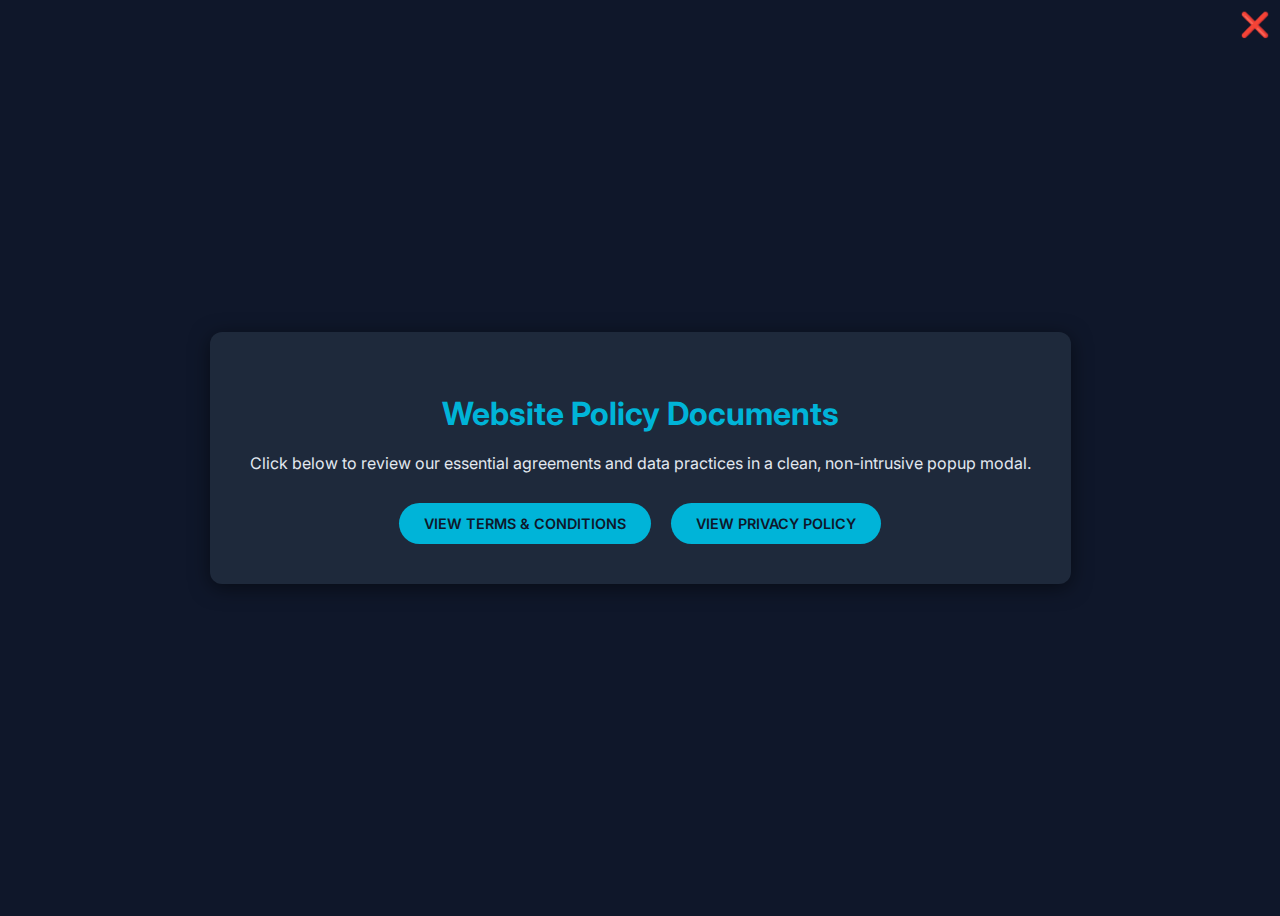
<file: popup.html>
<!DOCTYPE html>
<html lang="en">
<head>
    <meta charset="UTF-8">
    <meta name="viewport" content="width=device-width, initial-scale=1.0">
    <title>Policy Modal Popup</title>
    <link rel="stylesheet" href="style.css">
    <link href="https://fonts.googleapis.com/css2?family=Inter:wght@400;600;700&display=swap" rel="stylesheet">
    <style>
        /* --- Root Variables for Theme Consistency --- */
        :root {
            --primary-blue: #00b4d8;        /* Accent blue for highlights */
            --dark-bg: #0f172a;             /* Main background */
            --card-bg: #1e293b;             /* Modal background */
            --light-text: #e2e8f0;          /* Main body text color */
            --secondary-text: #94a3b8;      /* Lighter text for details */
            --accent-yellow: #facc15;      /* Secondary accent */
            --hover-darken: #0077b6;        /* Darker blue for hover states */
        }

        /* --- Global & Base Styles --- */
        * {
            box-sizing: border-box;
            font-family: 'Inter', sans-serif;
        }

        body {
            background-color: var(--dark-bg);
            color: var(--light-text);
            min-height: 100vh;
            display: flex;
            flex-direction: column;
            align-items: center;
            justify-content: center;
            padding: 20px;
        }

        /* --- Button & Main Content Styles --- */
        .main-container {
            text-align: center;
            padding: 40px;
            background-color: var(--card-bg);
            border-radius: 12px;
            box-shadow: 0 4px 20px rgba(0, 0, 0, 0.5);
        }

        .main-container h1 {
            color: var(--primary-blue);
            margin-bottom: 20px;
        }
        
        .btn-group {
            display: flex;
            gap: 20px;
            justify-content: center;
            margin-top: 30px;
        }

        .btn {
            padding: 12px 25px;
            background-color: var(--primary-blue);
            color: var(--dark-bg);
            border: none;
            border-radius: 30px;
            font-weight: 600;
            cursor: pointer;
            transition: background-color 0.3s ease, transform 0.3s ease;
            text-transform: uppercase;
            font-size: 0.9em;
        }

        .btn:hover {
            background-color: var(--hover-darken);
            color: white;
            transform: translateY(-2px);
        }

        /* --- Policy Modal Overlay (Hidden Full Screen) --- */
        .policy-modal {
            display: none; /* Hidden by default */
            position: fixed;
            z-index: 2000; 
            left: 0;
            top: 0;
            width: 100%;
            height: 100%;
            background-color: rgba(0, 0, 0, 0.8); /* Dark, transparent backdrop */
            backdrop-filter: blur(5px);
            
            /* Use Flexbox to Center the Popup */
            align-items: center; 
            justify-content: center; 
        }

        /* Class to make the flexbox visible */
        .policy-modal.active {
            display: flex; 
            animation: fadeIn 0.3s;
        }

        @keyframes fadeIn {
            from { opacity: 0; }
            to { opacity: 1; }
        }

        /* --- Policy Modal Content Box (The Popup) --- */
        .policy-modal-content {
            background: linear-gradient(145deg, var(--card-bg) 0%, #29384e 100%);
            padding: 30px;
            border: 2px solid var(--primary-blue);
            border-radius: 15px;
            
            /* Key Changes for Popup Size: */
            width: 90%; 
            max-width: 750px; /* Max width for desktop */
            
            box-shadow: 0 10px 30px rgba(0, 180, 216, 0.5);
            position: relative;
            transform: scale(0.95);
            animation: scaleIn 0.3s forwards;
            
            /* Max height to ensure scrolling within the box */
            max-height: 90vh; 
            overflow-y: auto; 
        }

        @keyframes scaleIn {
            from { transform: scale(0.9); }
            to { transform: scale(1); }
        }

        /* Scrollbar styling for better visibility */
        .policy-modal-content::-webkit-scrollbar {
            width: 8px;
        }
        .policy-modal-content::-webkit-scrollbar-track {
            background: var(--dark-bg);
            border-radius: 10px;
        }
        .policy-modal-content::-webkit-scrollbar-thumb {
            background: var(--primary-blue);
            border-radius: 10px;
        }

        /* Close Button */
        .close-btn {
            color: var(--accent-yellow);
            position: absolute;
            top: 10px;
            right: 20px;
            font-size: 2.5rem;
            font-weight: bold;
            cursor: pointer;
            transition: color 0.3s ease;
        }

        .close-btn:hover,
        .close-btn:focus {
            color: var(--light-text);
        }

        /* Content Formatting */
        .policy-modal-content h2 {
            text-align: center;
            color: var(--accent-yellow);
            border-bottom: 2px solid var(--primary-blue);
            padding-bottom: 15px;
            margin-bottom: 30px;
            font-size: 2rem;
            text-transform: uppercase;
        }
        
        .policy-modal-content h3 {
            color: var(--primary-blue);
            font-size: 1.5rem;
            margin-top: 25px;
        }

        .policy-modal-content p, .policy-modal-content li {
            color: var(--secondary-text);
            font-size: 1em;
            margin-bottom: 10px;
            line-height: 1.6;
        }
        
        .policy-modal-content ul {
            list-style: disc;
            margin-left: 30px;
            margin-bottom: 20px;
        }

        /* Responsive Adjustments for Mobile */
        @media (max-width: 600px) {
            .main-container {
                padding: 20px;
            }
            .btn-group {
                flex-direction: column;
            }
            .policy-modal-content {
                max-height: 95vh;
                padding: 20px;
                max-width: 95%; /* Allow it to fill most of the screen on mobile */
            }
            .policy-modal-content h2 {
                font-size: 1.5rem;
            }
        }
    </style>
</head>

<body>
    <div onclick="myfunction()" class="dismiss">❌</div>
    <div class="main-container">
        <h1>Website Policy Documents</h1>
        <p>Click below to review our essential agreements and data practices in a clean, non-intrusive popup modal.</p>
        <div class="btn-group">
            <button class="btn" onclick="openPolicyModal('terms')">View Terms & Conditions</button>
            <button class="btn" onclick="openPolicyModal('privacy')">View Privacy Policy</button>
        </div>
    </div>

    <!-- Policy Modal Structure -->
    <!-- Backdrop has an onclick to close the modal when clicking outside the content -->
    <div id="policyModal" class="policy-modal" onclick="closePolicyModal(event)">
        <div class="policy-modal-content" onclick="event.stopPropagation()">
            <!-- Close button -->
            <span class="close-btn" onclick="closePolicyModal()">&times;</span>
            <div id="policy-content">
                <!-- Content will be dynamically injected here by JavaScript -->
            </div>
        </div>
    </div>
    <!-- END: Policy Modal Structure -->

    <!-- Policy Content Templates (Hidden) -->
    <!-- These divs hold the rich text content and are never displayed directly. -->
    <div id="terms-content-template" style="display:none;">
        <h2>Terms & Conditions (v1.0 - October 2025)</h2>
        <p>Welcome to our service! These Terms and Conditions constitute a legally binding agreement made between you, whether personally or on behalf of an entity ("you"), and [Your Company Name] ("we," "us," or "our"), concerning your access to and use of the [Your Website Name] website as well as any other media form, media channel, mobile website or mobile application related, linked, or otherwise connected thereto (collectively, the "Site").</p>

        <h3>1. Agreement to Terms</h3>
        <p>By accessing or using the Site, you agree that you have read, understood, and agreed to be bound by all of these Terms and Conditions. If you do not agree with all of these Terms and Conditions, then you are expressly prohibited from using the Site and you must discontinue use immediately.</p>

        <h3>2. Intellectual Property Rights</h3>
        <p>Unless otherwise indicated, the Site is our proprietary property and all source code, databases, functionality, software, website designs, audio, video, text, photographs, and graphics on the Site (collectively, the "Content") and the trademarks, service marks, and logos contained therein (the "Marks") are owned or controlled by us or licensed to us, and are protected by copyright and trademark laws.</p>
        <ul>
            <li>The Content and the Marks are provided on the Site "AS IS" for your information and personal use only.</li>
            <li>Except as expressly provided in these Terms and Conditions, no part of the Site and no Content or Marks may be copied, reproduced, aggregated, republished, uploaded, posted, publicly displayed, encoded, translated, transmitted, distributed, sold, licensed, or otherwise exploited for any commercial purpose whatsoever, without our express prior written permission.</li>
        </ul>
        
        <h3>3. User Representations</h3>
        <p>By using the Site, you represent and warrant that: (1) all registration information you submit will be true, accurate, current, and complete; (2) you will maintain the accuracy of such information and promptly update such registration information as necessary; (3) you have the legal capacity and you agree to comply with these Terms and Conditions.</p>

        <h3>4. Governing Law</h3>
        <p>These Terms shall be governed by and defined by the laws of [Your Jurisdiction]. [Your Company Name] and yourself irrevocably consent that the courts of [Your Jurisdiction] shall have exclusive jurisdiction to resolve any dispute which may arise in connection with these terms.</p>
    </div>

    <div id="privacy-content-template" style="display:none;">
        <h2>Privacy Policy (v1.0 - October 2025)</h2>
        <p>This Privacy Policy describes how [Your Company Name] ("Company," "we," and "our") collects, uses, and shares your personal information when you use our website. We take your privacy seriously and aim to be transparent about our data handling practices.</p>

        <h3>1. Data Collection</h3>
        <p>We collect personal information that you voluntarily provide to us when you register on the Site, express an interest in obtaining information about us or our products and services, when you participate in activities on the Site, or otherwise contact us.</p>
        <ul>
            <li>**Personal Data:** We may collect names, email addresses, and other similar contact information.</li>
            <li>**Usage Data:** We automatically collect certain information when you visit or use the Site. This may include your IP address, browser type, operating system, language preferences, referring URLs, device name, country, location, and information about how you use our Site.</li>
        </ul>

        <h3>2. Use of Your Information</h3>
        <p>We use personal information collected via our Site for a variety of business purposes described below. We process your personal information for these purposes in reliance on our legitimate business interests, in order to enter into or perform a contract with you, with your consent, and/or for compliance with our legal obligations.</p>
        <ol>
            <li>**To facilitate account creation and logon process.**</li>
            <li>**To post testimonials** with your consent.</li>
            <li>**To send you marketing and promotional communications.**</li>
            <li>**To fulfill and manage your orders and requests.**</li>
            <li>**To respond to your inquiries** and offer support to users.</li>
        </ol>

        <h3>3. Cookies and Tracking Technologies</h3>
        <p>We may use cookies and similar tracking technologies (like web beacons and pixels) to access or store information. Specific information about how we use such technologies and how you can refuse certain cookies is set out in our Cookie Policy (not included here, but typically referenced).</p>

        <h3>4. Security of Your Information</h3>
        <p>We use administrative, technical, and physical security measures to help protect your personal information. While we have taken reasonable steps to secure the personal information you provide to us, please be aware that despite our efforts, no security measures are perfect or impenetrable, and no method of data transmission can be guaranteed against any interception or other type of misuse.</p>
    </div>
    <!-- END: Policy Content Templates -->

    <script>
        /**
         * Opens the policy modal and loads the specified content.
         * @param {string} policyType - 'terms' or 'privacy'
         */
        function openPolicyModal(policyType) {
            const modal = document.getElementById('policyModal');
            const contentContainer = document.getElementById('policy-content');
            
            // Determine which hidden template to use
            let contentTemplateId = policyType === 'privacy' ? 'privacy-content-template' : 'terms-content-template';
            const contentTemplate = document.getElementById(contentTemplateId);

            if (contentTemplate) {
                // Inject the content into the visible modal area
                contentContainer.innerHTML = contentTemplate.innerHTML;
                
                // Display the modal using the 'active' class (CSS handles the centering/animation)
                modal.classList.add('active'); 
                document.body.style.overflow = 'hidden'; // Prevent the main page from scrolling
            }
        }

        /**
         * Closes the policy modal.
         * @param {Event} event - The click event that triggered the function (optional)
         */
        function closePolicyModal(event) {
            const modal = document.getElementById('policyModal');

            // 1. If an event exists, check if the click target was the content box itself. 
            // If it was, we prevent closing (only clicking the backdrop or 'X' should close it).
            if (event && event.target.id !== 'policyModal' && !event.target.classList.contains('close-btn')) {
                return; 
            }
            
            // 2. Hide the modal and restore scrolling
            modal.classList.remove('active'); 
            document.body.style.overflow = 'auto'; 
        }

        // Optional: Close modal on Escape key press
        document.addEventListener('keydown', (e) => {
            if (e.key === "Escape" && document.getElementById('policyModal').classList.contains('active')) {
                closePolicyModal();
            }
        });
    </script>
    <script src="script.js"></script>
</body>
</html>
</file>
<file: style.css>
.dismiss{
    position: absolute;
    top: 10px;
    right: 10px;
    font-size: 1.5rem;
    cursor: pointer;
    color: var(--dark-text);
    transition: color 0.3s ease;
}
</file>
